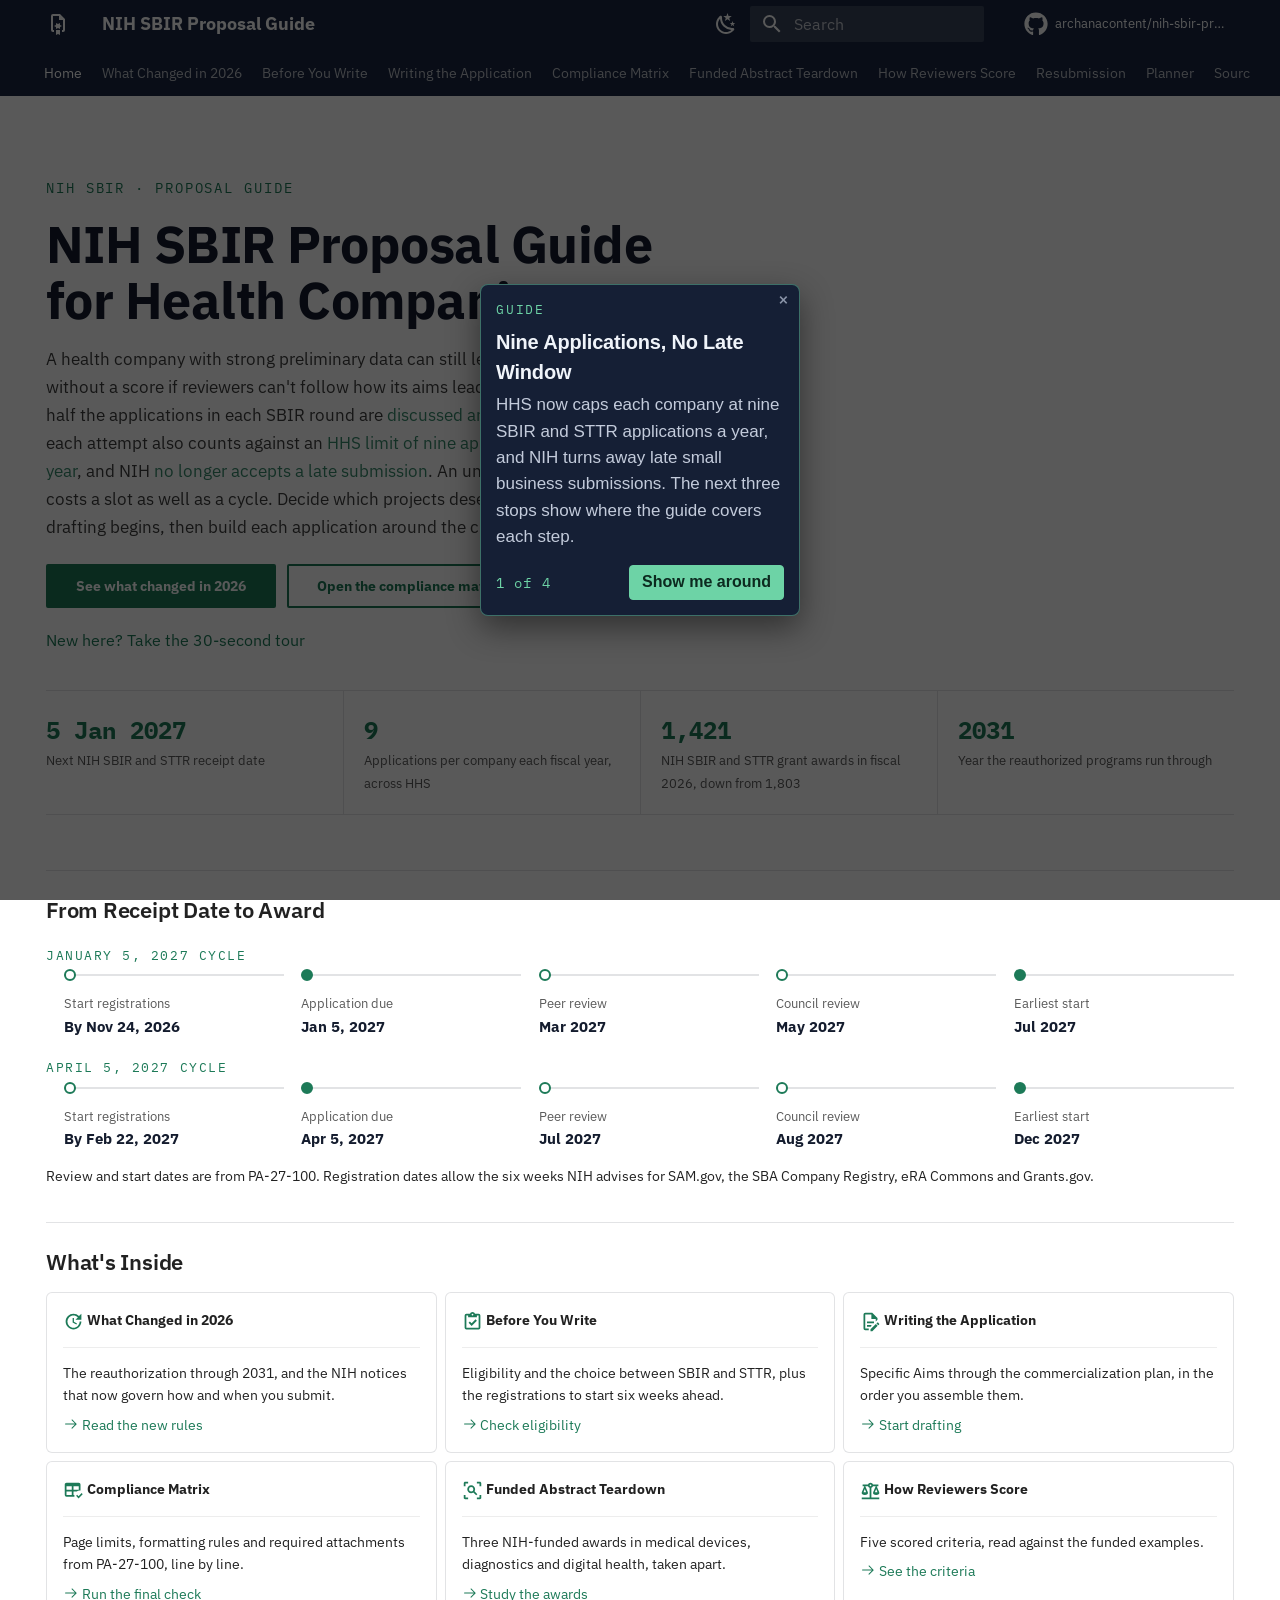
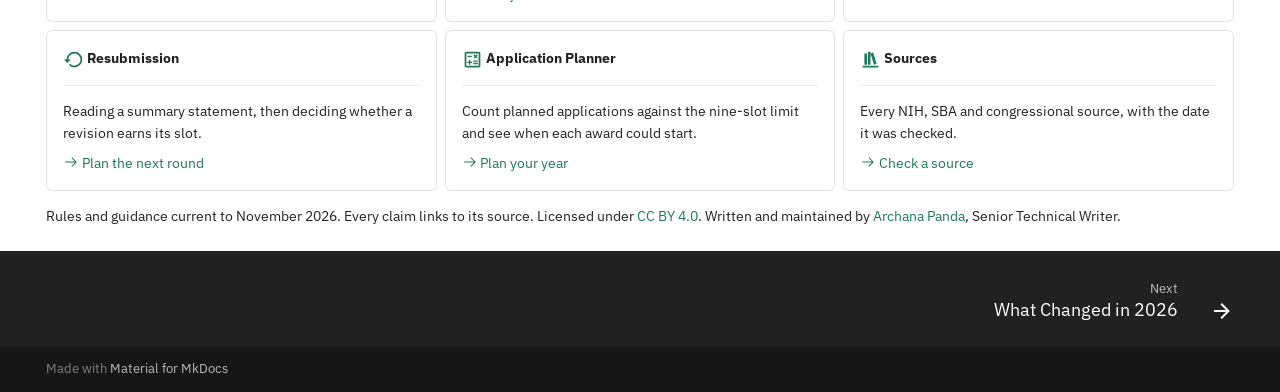
<file: index.html>
<!doctype html>
<html lang="en" class="no-js">
  <head>
    
      <meta charset="utf-8">
      <meta name="viewport" content="width=device-width,initial-scale=1">
      
        <meta name="description" content="NIH SBIR proposals for US health companies under the 2026 rules, from eligibility and the compliance matrix to review and resubmission.">
      
      
        <meta name="author" content="Archana Panda">
      
      
        <link rel="canonical" href="https://archanacontent.github.io/nih-sbir-proposal-guide/">
      
      
      
        <link rel="next" href="what-changed/">
      
      
        
      
      
      <link rel="icon" href="assets/images/favicon.png">
      <meta name="generator" content="mkdocs-1.6.1, mkdocs-material-9.7.7">
    
    
      
        <title>Home - NIH SBIR Proposal Guide</title>
      
    
    
      <link rel="stylesheet" href="assets/stylesheets/main.ec1eaa64.min.css">
      
        
        <link rel="stylesheet" href="assets/stylesheets/palette.ab4e12ef.min.css">
      
      


    
    
      
    
    
      
        
        
        <link rel="preconnect" href="https://fonts.gstatic.com" crossorigin>
        <link rel="stylesheet" href="https://fonts.googleapis.com/css?family=IBM+Plex+Sans:300,300i,400,400i,700,700i%7CIBM+Plex+Mono:400,400i,700,700i&display=fallback">
        <style>:root{--md-text-font:"IBM Plex Sans";--md-code-font:"IBM Plex Mono"}</style>
      
    
    
      <link rel="stylesheet" href="stylesheets/extra.css">
    
      <link rel="stylesheet" href="vendor/driver/driver.css">
    
      <link rel="stylesheet" href="stylesheets/tour.css">
    
    <script>__md_scope=new URL(".",location),__md_hash=e=>[...e].reduce(((e,_)=>(e<<5)-e+_.charCodeAt(0)),0),__md_get=(e,_=localStorage,t=__md_scope)=>JSON.parse(_.getItem(t.pathname+"."+e)),__md_set=(e,_,t=localStorage,a=__md_scope)=>{try{t.setItem(a.pathname+"."+e,JSON.stringify(_))}catch(e){}}</script>
    
      
  


  
  

<script id="__analytics">function __md_analytics(){function e(){dataLayer.push(arguments)}window.dataLayer=window.dataLayer||[],e("js",new Date),e("config","G-R5QPB9VQWB"),document.addEventListener("DOMContentLoaded",(function(){document.forms.search&&document.forms.search.query.addEventListener("blur",(function(){this.value&&e("event","search",{search_term:this.value})}));document$.subscribe((function(){var t=document.forms.feedback;if(void 0!==t)for(var a of t.querySelectorAll("[type=submit]"))a.addEventListener("click",(function(a){a.preventDefault();var n=document.location.pathname,d=this.getAttribute("data-md-value");e("event","feedback",{page:n,data:d}),t.firstElementChild.disabled=!0;var r=t.querySelector(".md-feedback__note [data-md-value='"+d+"']");r&&(r.hidden=!1)})),t.hidden=!1})),location$.subscribe((function(t){e("config","G-R5QPB9VQWB",{page_path:t.pathname})}))}));var t=document.createElement("script");t.async=!0,t.src="https://www.googletagmanager.com/gtag/js?id=G-R5QPB9VQWB",document.getElementById("__analytics").insertAdjacentElement("afterEnd",t)}</script>
  
    <script>"undefined"!=typeof __md_analytics&&__md_analytics()</script>
  

    
    
  
  <meta property="og:type" content="website">
  <meta property="og:title" content="NIH SBIR Proposal Guide">
  <meta property="og:description" content="NIH SBIR proposals for US health companies under the 2026 rules, from eligibility and the compliance matrix to review and resubmission.">
  <meta property="og:url" content="https://archanacontent.github.io/nih-sbir-proposal-guide/">
  <meta property="og:image" content="https://archanacontent.github.io/nih-sbir-proposal-guide/assets/og.png">
  <meta property="og:image:width" content="1200">
  <meta property="og:image:height" content="630">
  <meta name="twitter:card" content="summary_large_image">
  <meta name="twitter:image" content="https://archanacontent.github.io/nih-sbir-proposal-guide/assets/og.png">

  </head>
  
  
    
    
      
    
    
    
    
    <body dir="ltr" data-md-color-scheme="default" data-md-color-primary="custom" data-md-color-accent="custom">
  
    
    <input class="md-toggle" data-md-toggle="drawer" type="checkbox" id="__drawer" autocomplete="off">
    <input class="md-toggle" data-md-toggle="search" type="checkbox" id="__search" autocomplete="off">
    <label class="md-overlay" for="__drawer"></label>
    <div data-md-component="skip">
      
        
        <a href="#nih-sbir-proposal-guide-for-health-companies" class="md-skip">
          Skip to content
        </a>
      
    </div>
    <div data-md-component="announce">
      
    </div>
    
    
      

<header class="md-header" data-md-component="header">
  <nav class="md-header__inner md-grid" aria-label="Header">
    <a href="." title="NIH SBIR Proposal Guide" class="md-header__button md-logo" aria-label="NIH SBIR Proposal Guide" data-md-component="logo">
      
  
  <svg xmlns="http://www.w3.org/2000/svg" viewBox="0 0 24 24"><path d="M14 13v-2l-2 1-2-1v2l-2 1 2 1v2l2-1 2 1v-2l2-1M14 2H7a2 2 0 0 0-2 2v14a2 2 0 0 0 2 2h1v-2H7V4h6v4h4v10h-1v2h1a2 2 0 0 0 2-2V7m-5 6v-2l-2 1-2-1v2l-2 1 2 1v2l2-1 2 1v-2l2-1m-6 9 2-1 2 1v-5h-4m4-5v-2l-2 1-2-1v2l-2 1 2 1v2l2-1 2 1v-2l2-1Z"/></svg>

    </a>
    <label class="md-header__button md-icon" for="__drawer">
      
      <svg xmlns="http://www.w3.org/2000/svg" viewBox="0 0 24 24"><path d="M3 6h18v2H3zm0 5h18v2H3zm0 5h18v2H3z"/></svg>
    </label>
    <div class="md-header__title" data-md-component="header-title">
      <div class="md-header__ellipsis">
        <div class="md-header__topic">
          <span class="md-ellipsis">
            NIH SBIR Proposal Guide
          </span>
        </div>
        <div class="md-header__topic" data-md-component="header-topic">
          <span class="md-ellipsis">
            
              Home
            
          </span>
        </div>
      </div>
    </div>
    
      
        <form class="md-header__option" data-md-component="palette">
  
    
    
    
    <input class="md-option" data-md-color-media="" data-md-color-scheme="default" data-md-color-primary="custom" data-md-color-accent="custom"  aria-label="Switch to dark mode"  type="radio" name="__palette" id="__palette_0">
    
      <label class="md-header__button md-icon" title="Switch to dark mode" for="__palette_1" hidden>
        <svg xmlns="http://www.w3.org/2000/svg" viewBox="0 0 24 24"><path d="m17.75 4.09-2.53 1.94.91 3.06-2.63-1.81-2.63 1.81.91-3.06-2.53-1.94L12.44 4l1.06-3 1.06 3zm3.5 6.91-1.64 1.25.59 1.98-1.7-1.17-1.7 1.17.59-1.98L15.75 11l2.06-.05L18.5 9l.69 1.95zm-2.28 4.95c.83-.08 1.72 1.1 1.19 1.85-.32.45-.66.87-1.08 1.27C15.17 23 8.84 23 4.94 19.07c-3.91-3.9-3.91-10.24 0-14.14.4-.4.82-.76 1.27-1.08.75-.53 1.93.36 1.85 1.19-.27 2.86.69 5.83 2.89 8.02a9.96 9.96 0 0 0 8.02 2.89m-1.64 2.02a12.08 12.08 0 0 1-7.8-3.47c-2.17-2.19-3.33-5-3.49-7.82-2.81 3.14-2.7 7.96.31 10.98 3.02 3.01 7.84 3.12 10.98.31"/></svg>
      </label>
    
  
    
    
    
    <input class="md-option" data-md-color-media="" data-md-color-scheme="slate" data-md-color-primary="custom" data-md-color-accent="custom"  aria-label="Switch to light mode"  type="radio" name="__palette" id="__palette_1">
    
      <label class="md-header__button md-icon" title="Switch to light mode" for="__palette_0" hidden>
        <svg xmlns="http://www.w3.org/2000/svg" viewBox="0 0 24 24"><path d="M12 7a5 5 0 0 1 5 5 5 5 0 0 1-5 5 5 5 0 0 1-5-5 5 5 0 0 1 5-5m0 2a3 3 0 0 0-3 3 3 3 0 0 0 3 3 3 3 0 0 0 3-3 3 3 0 0 0-3-3m0-7 2.39 3.42C13.65 5.15 12.84 5 12 5s-1.65.15-2.39.42zM3.34 7l4.16-.35A7.2 7.2 0 0 0 5.94 8.5c-.44.74-.69 1.5-.83 2.29zm.02 10 1.76-3.77a7.131 7.131 0 0 0 2.38 4.14zM20.65 7l-1.77 3.79a7.02 7.02 0 0 0-2.38-4.15zm-.01 10-4.14.36c.59-.51 1.12-1.14 1.54-1.86.42-.73.69-1.5.83-2.29zM12 22l-2.41-3.44c.74.27 1.55.44 2.41.44.82 0 1.63-.17 2.37-.44z"/></svg>
      </label>
    
  
</form>
      
    
    
      <script>var palette=__md_get("__palette");if(palette&&palette.color){if("(prefers-color-scheme)"===palette.color.media){var media=matchMedia("(prefers-color-scheme: light)"),input=document.querySelector(media.matches?"[data-md-color-media='(prefers-color-scheme: light)']":"[data-md-color-media='(prefers-color-scheme: dark)']");palette.color.media=input.getAttribute("data-md-color-media"),palette.color.scheme=input.getAttribute("data-md-color-scheme"),palette.color.primary=input.getAttribute("data-md-color-primary"),palette.color.accent=input.getAttribute("data-md-color-accent")}for(var[key,value]of Object.entries(palette.color))document.body.setAttribute("data-md-color-"+key,value)}</script>
    
    
    
      
      
        <label class="md-header__button md-icon" for="__search">
          
          <svg xmlns="http://www.w3.org/2000/svg" viewBox="0 0 24 24"><path d="M9.5 3A6.5 6.5 0 0 1 16 9.5c0 1.61-.59 3.09-1.56 4.23l.27.27h.79l5 5-1.5 1.5-5-5v-.79l-.27-.27A6.52 6.52 0 0 1 9.5 16 6.5 6.5 0 0 1 3 9.5 6.5 6.5 0 0 1 9.5 3m0 2C7 5 5 7 5 9.5S7 14 9.5 14 14 12 14 9.5 12 5 9.5 5"/></svg>
        </label>
        <div class="md-search" data-md-component="search" role="dialog">
  <label class="md-search__overlay" for="__search"></label>
  <div class="md-search__inner" role="search">
    <form class="md-search__form" name="search">
      <input type="text" class="md-search__input" name="query" aria-label="Search" placeholder="Search" autocapitalize="off" autocorrect="off" autocomplete="off" spellcheck="false" data-md-component="search-query" required>
      <label class="md-search__icon md-icon" for="__search">
        
        <svg xmlns="http://www.w3.org/2000/svg" viewBox="0 0 24 24"><path d="M9.5 3A6.5 6.5 0 0 1 16 9.5c0 1.61-.59 3.09-1.56 4.23l.27.27h.79l5 5-1.5 1.5-5-5v-.79l-.27-.27A6.52 6.52 0 0 1 9.5 16 6.5 6.5 0 0 1 3 9.5 6.5 6.5 0 0 1 9.5 3m0 2C7 5 5 7 5 9.5S7 14 9.5 14 14 12 14 9.5 12 5 9.5 5"/></svg>
        
        <svg xmlns="http://www.w3.org/2000/svg" viewBox="0 0 24 24"><path d="M20 11v2H8l5.5 5.5-1.42 1.42L4.16 12l7.92-7.92L13.5 5.5 8 11z"/></svg>
      </label>
      <nav class="md-search__options" aria-label="Search">
        
        <button type="reset" class="md-search__icon md-icon" title="Clear" aria-label="Clear" tabindex="-1">
          
          <svg xmlns="http://www.w3.org/2000/svg" viewBox="0 0 24 24"><path d="M19 6.41 17.59 5 12 10.59 6.41 5 5 6.41 10.59 12 5 17.59 6.41 19 12 13.41 17.59 19 19 17.59 13.41 12z"/></svg>
        </button>
      </nav>
      
    </form>
    <div class="md-search__output">
      <div class="md-search__scrollwrap" tabindex="0" data-md-scrollfix>
        <div class="md-search-result" data-md-component="search-result">
          <div class="md-search-result__meta">
            Initializing search
          </div>
          <ol class="md-search-result__list" role="presentation"></ol>
        </div>
      </div>
    </div>
  </div>
</div>
      
    
    
      <div class="md-header__source">
        <a href="https://github.com/archanacontent/nih-sbir-proposal-guide" title="Go to repository" class="md-source" data-md-component="source">
  <div class="md-source__icon md-icon">
    
    <svg xmlns="http://www.w3.org/2000/svg" viewBox="0 0 512 512"><!--! Font Awesome Free 7.1.0 by @fontawesome - https://fontawesome.com License - https://fontawesome.com/license/free (Icons: CC BY 4.0, Fonts: SIL OFL 1.1, Code: MIT License) Copyright 2025 Fonticons, Inc.--><path d="M173.9 397.4c0 2-2.3 3.6-5.2 3.6-3.3.3-5.6-1.3-5.6-3.6 0-2 2.3-3.6 5.2-3.6 3-.3 5.6 1.3 5.6 3.6m-31.1-4.5c-.7 2 1.3 4.3 4.3 4.9 2.6 1 5.6 0 6.2-2s-1.3-4.3-4.3-5.2c-2.6-.7-5.5.3-6.2 2.3m44.2-1.7c-2.9.7-4.9 2.6-4.6 4.9.3 2 2.9 3.3 5.9 2.6 2.9-.7 4.9-2.6 4.6-4.6-.3-1.9-3-3.2-5.9-2.9M252.8 8C114.1 8 8 113.3 8 252c0 110.9 69.8 205.8 169.5 239.2 12.8 2.3 17.3-5.6 17.3-12.1 0-6.2-.3-40.4-.3-61.4 0 0-70 15-84.7-29.8 0 0-11.4-29.1-27.8-36.6 0 0-22.9-15.7 1.6-15.4 0 0 24.9 2 38.6 25.8 21.9 38.6 58.6 27.5 72.9 20.9 2.3-16 8.8-27.1 16-33.7-55.9-6.2-112.3-14.3-112.3-110.5 0-27.5 7.6-41.3 23.6-58.9-2.6-6.5-11.1-33.3 2.6-67.9 20.9-6.5 69 27 69 27 20-5.6 41.5-8.5 62.8-8.5s42.8 2.9 62.8 8.5c0 0 48.1-33.6 69-27 13.7 34.7 5.2 61.4 2.6 67.9 16 17.7 25.8 31.5 25.8 58.9 0 96.5-58.9 104.2-114.8 110.5 9.2 7.9 17 22.9 17 46.4 0 33.7-.3 75.4-.3 83.6 0 6.5 4.6 14.4 17.3 12.1C436.2 457.8 504 362.9 504 252 504 113.3 391.5 8 252.8 8M105.2 352.9c-1.3 1-1 3.3.7 5.2 1.6 1.6 3.9 2.3 5.2 1 1.3-1 1-3.3-.7-5.2-1.6-1.6-3.9-2.3-5.2-1m-10.8-8.1c-.7 1.3.3 2.9 2.3 3.9 1.6 1 3.6.7 4.3-.7.7-1.3-.3-2.9-2.3-3.9-2-.6-3.6-.3-4.3.7m32.4 35.6c-1.6 1.3-1 4.3 1.3 6.2 2.3 2.3 5.2 2.6 6.5 1 1.3-1.3.7-4.3-1.3-6.2-2.2-2.3-5.2-2.6-6.5-1m-11.4-14.7c-1.6 1-1.6 3.6 0 5.9s4.3 3.3 5.6 2.3c1.6-1.3 1.6-3.9 0-6.2-1.4-2.3-4-3.3-5.6-2"/></svg>
  </div>
  <div class="md-source__repository">
    archanacontent/nih-sbir-proposal-guide
  </div>
</a>
      </div>
    
  </nav>
  
</header>
    
    <div class="md-container" data-md-component="container">
      
      
        
          
            
<nav class="md-tabs" aria-label="Tabs" data-md-component="tabs">
  <div class="md-grid">
    <ul class="md-tabs__list">
      
        
  
  
  
    
  
  
    <li class="md-tabs__item md-tabs__item--active">
      <a href="." class="md-tabs__link">
        
  
  
    
  
  Home

      </a>
    </li>
  

      
        
  
  
  
  
    <li class="md-tabs__item">
      <a href="what-changed/" class="md-tabs__link">
        
  
  
    
  
  What Changed in 2026

      </a>
    </li>
  

      
        
  
  
  
  
    <li class="md-tabs__item">
      <a href="before-you-write/" class="md-tabs__link">
        
  
  
    
  
  Before You Write

      </a>
    </li>
  

      
        
  
  
  
  
    <li class="md-tabs__item">
      <a href="writing-the-application/" class="md-tabs__link">
        
  
  
    
  
  Writing the Application

      </a>
    </li>
  

      
        
  
  
  
  
    <li class="md-tabs__item">
      <a href="compliance-matrix/" class="md-tabs__link">
        
  
  
    
  
  Compliance Matrix

      </a>
    </li>
  

      
        
  
  
  
  
    <li class="md-tabs__item">
      <a href="funded-abstract-teardown/" class="md-tabs__link">
        
  
  
    
  
  Funded Abstract Teardown

      </a>
    </li>
  

      
        
  
  
  
  
    <li class="md-tabs__item">
      <a href="how-reviewers-score/" class="md-tabs__link">
        
  
  
    
  
  How Reviewers Score

      </a>
    </li>
  

      
        
  
  
  
  
    <li class="md-tabs__item">
      <a href="resubmission/" class="md-tabs__link">
        
  
  
    
  
  Resubmission

      </a>
    </li>
  

      
        
  
  
  
  
    <li class="md-tabs__item">
      <a href="application-planner/" class="md-tabs__link">
        
  
  
    
  
  Planner

      </a>
    </li>
  

      
        
  
  
  
  
    <li class="md-tabs__item">
      <a href="sources/" class="md-tabs__link">
        
  
  
    
  
  Sources

      </a>
    </li>
  

      
    </ul>
  </div>
</nav>
          
        
      
      <main class="md-main" data-md-component="main">
        <div class="md-main__inner md-grid">
          
            
              
                
              
              <div class="md-sidebar md-sidebar--primary" data-md-component="sidebar" data-md-type="navigation" hidden>
                <div class="md-sidebar__scrollwrap">
                  <div class="md-sidebar__inner">
                    


  


<nav class="md-nav md-nav--primary md-nav--lifted" aria-label="Navigation" data-md-level="0">
  <label class="md-nav__title" for="__drawer">
    <a href="." title="NIH SBIR Proposal Guide" class="md-nav__button md-logo" aria-label="NIH SBIR Proposal Guide" data-md-component="logo">
      
  
  <svg xmlns="http://www.w3.org/2000/svg" viewBox="0 0 24 24"><path d="M14 13v-2l-2 1-2-1v2l-2 1 2 1v2l2-1 2 1v-2l2-1M14 2H7a2 2 0 0 0-2 2v14a2 2 0 0 0 2 2h1v-2H7V4h6v4h4v10h-1v2h1a2 2 0 0 0 2-2V7m-5 6v-2l-2 1-2-1v2l-2 1 2 1v2l2-1 2 1v-2l2-1m-6 9 2-1 2 1v-5h-4m4-5v-2l-2 1-2-1v2l-2 1 2 1v2l2-1 2 1v-2l2-1Z"/></svg>

    </a>
    NIH SBIR Proposal Guide
  </label>
  
    <div class="md-nav__source">
      <a href="https://github.com/archanacontent/nih-sbir-proposal-guide" title="Go to repository" class="md-source" data-md-component="source">
  <div class="md-source__icon md-icon">
    
    <svg xmlns="http://www.w3.org/2000/svg" viewBox="0 0 512 512"><!--! Font Awesome Free 7.1.0 by @fontawesome - https://fontawesome.com License - https://fontawesome.com/license/free (Icons: CC BY 4.0, Fonts: SIL OFL 1.1, Code: MIT License) Copyright 2025 Fonticons, Inc.--><path d="M173.9 397.4c0 2-2.3 3.6-5.2 3.6-3.3.3-5.6-1.3-5.6-3.6 0-2 2.3-3.6 5.2-3.6 3-.3 5.6 1.3 5.6 3.6m-31.1-4.5c-.7 2 1.3 4.3 4.3 4.9 2.6 1 5.6 0 6.2-2s-1.3-4.3-4.3-5.2c-2.6-.7-5.5.3-6.2 2.3m44.2-1.7c-2.9.7-4.9 2.6-4.6 4.9.3 2 2.9 3.3 5.9 2.6 2.9-.7 4.9-2.6 4.6-4.6-.3-1.9-3-3.2-5.9-2.9M252.8 8C114.1 8 8 113.3 8 252c0 110.9 69.8 205.8 169.5 239.2 12.8 2.3 17.3-5.6 17.3-12.1 0-6.2-.3-40.4-.3-61.4 0 0-70 15-84.7-29.8 0 0-11.4-29.1-27.8-36.6 0 0-22.9-15.7 1.6-15.4 0 0 24.9 2 38.6 25.8 21.9 38.6 58.6 27.5 72.9 20.9 2.3-16 8.8-27.1 16-33.7-55.9-6.2-112.3-14.3-112.3-110.5 0-27.5 7.6-41.3 23.6-58.9-2.6-6.5-11.1-33.3 2.6-67.9 20.9-6.5 69 27 69 27 20-5.6 41.5-8.5 62.8-8.5s42.8 2.9 62.8 8.5c0 0 48.1-33.6 69-27 13.7 34.7 5.2 61.4 2.6 67.9 16 17.7 25.8 31.5 25.8 58.9 0 96.5-58.9 104.2-114.8 110.5 9.2 7.9 17 22.9 17 46.4 0 33.7-.3 75.4-.3 83.6 0 6.5 4.6 14.4 17.3 12.1C436.2 457.8 504 362.9 504 252 504 113.3 391.5 8 252.8 8M105.2 352.9c-1.3 1-1 3.3.7 5.2 1.6 1.6 3.9 2.3 5.2 1 1.3-1 1-3.3-.7-5.2-1.6-1.6-3.9-2.3-5.2-1m-10.8-8.1c-.7 1.3.3 2.9 2.3 3.9 1.6 1 3.6.7 4.3-.7.7-1.3-.3-2.9-2.3-3.9-2-.6-3.6-.3-4.3.7m32.4 35.6c-1.6 1.3-1 4.3 1.3 6.2 2.3 2.3 5.2 2.6 6.5 1 1.3-1.3.7-4.3-1.3-6.2-2.2-2.3-5.2-2.6-6.5-1m-11.4-14.7c-1.6 1-1.6 3.6 0 5.9s4.3 3.3 5.6 2.3c1.6-1.3 1.6-3.9 0-6.2-1.4-2.3-4-3.3-5.6-2"/></svg>
  </div>
  <div class="md-source__repository">
    archanacontent/nih-sbir-proposal-guide
  </div>
</a>
    </div>
  
  <ul class="md-nav__list" data-md-scrollfix>
    
      
      
  
  
    
  
  
  
    <li class="md-nav__item md-nav__item--active">
      
      <input class="md-nav__toggle md-toggle" type="checkbox" id="__toc">
      
      
        
      
      
        <label class="md-nav__link md-nav__link--active" for="__toc">
          
  
  
  <span class="md-ellipsis">
    
  
    Home
  

    
  </span>
  
  

          <span class="md-nav__icon md-icon"></span>
        </label>
      
      <a href="." class="md-nav__link md-nav__link--active">
        
  
  
  <span class="md-ellipsis">
    
  
    Home
  

    
  </span>
  
  

      </a>
      
        

<nav class="md-nav md-nav--secondary" aria-label="Table of contents">
  
  
  
    
  
  
    <label class="md-nav__title" for="__toc">
      <span class="md-nav__icon md-icon"></span>
      Table of contents
    </label>
    <ul class="md-nav__list" data-md-component="toc" data-md-scrollfix>
      
        <li class="md-nav__item">
  <a href="#from-receipt-date-to-award" class="md-nav__link">
    <span class="md-ellipsis">
      
        From Receipt Date to Award
      
    </span>
  </a>
  
</li>
      
        <li class="md-nav__item">
  <a href="#whats-inside" class="md-nav__link">
    <span class="md-ellipsis">
      
        What's Inside
      
    </span>
  </a>
  
</li>
      
    </ul>
  
</nav>
      
    </li>
  

    
      
      
  
  
  
  
    <li class="md-nav__item">
      <a href="what-changed/" class="md-nav__link">
        
  
  
  <span class="md-ellipsis">
    
  
    What Changed in 2026
  

    
  </span>
  
  

      </a>
    </li>
  

    
      
      
  
  
  
  
    <li class="md-nav__item">
      <a href="before-you-write/" class="md-nav__link">
        
  
  
  <span class="md-ellipsis">
    
  
    Before You Write
  

    
  </span>
  
  

      </a>
    </li>
  

    
      
      
  
  
  
  
    <li class="md-nav__item">
      <a href="writing-the-application/" class="md-nav__link">
        
  
  
  <span class="md-ellipsis">
    
  
    Writing the Application
  

    
  </span>
  
  

      </a>
    </li>
  

    
      
      
  
  
  
  
    <li class="md-nav__item">
      <a href="compliance-matrix/" class="md-nav__link">
        
  
  
  <span class="md-ellipsis">
    
  
    Compliance Matrix
  

    
  </span>
  
  

      </a>
    </li>
  

    
      
      
  
  
  
  
    <li class="md-nav__item">
      <a href="funded-abstract-teardown/" class="md-nav__link">
        
  
  
  <span class="md-ellipsis">
    
  
    Funded Abstract Teardown
  

    
  </span>
  
  

      </a>
    </li>
  

    
      
      
  
  
  
  
    <li class="md-nav__item">
      <a href="how-reviewers-score/" class="md-nav__link">
        
  
  
  <span class="md-ellipsis">
    
  
    How Reviewers Score
  

    
  </span>
  
  

      </a>
    </li>
  

    
      
      
  
  
  
  
    <li class="md-nav__item">
      <a href="resubmission/" class="md-nav__link">
        
  
  
  <span class="md-ellipsis">
    
  
    Resubmission
  

    
  </span>
  
  

      </a>
    </li>
  

    
      
      
  
  
  
  
    <li class="md-nav__item">
      <a href="application-planner/" class="md-nav__link">
        
  
  
  <span class="md-ellipsis">
    
  
    Planner
  

    
  </span>
  
  

      </a>
    </li>
  

    
      
      
  
  
  
  
    <li class="md-nav__item">
      <a href="sources/" class="md-nav__link">
        
  
  
  <span class="md-ellipsis">
    
  
    Sources
  

    
  </span>
  
  

      </a>
    </li>
  

    
  </ul>
</nav>
                  </div>
                </div>
              </div>
            
            
              
                
              
              <div class="md-sidebar md-sidebar--secondary" data-md-component="sidebar" data-md-type="toc" hidden>
                <div class="md-sidebar__scrollwrap">
                  <div class="md-sidebar__inner">
                    

<nav class="md-nav md-nav--secondary" aria-label="Table of contents">
  
  
  
    
  
  
    <label class="md-nav__title" for="__toc">
      <span class="md-nav__icon md-icon"></span>
      Table of contents
    </label>
    <ul class="md-nav__list" data-md-component="toc" data-md-scrollfix>
      
        <li class="md-nav__item">
  <a href="#from-receipt-date-to-award" class="md-nav__link">
    <span class="md-ellipsis">
      
        From Receipt Date to Award
      
    </span>
  </a>
  
</li>
      
        <li class="md-nav__item">
  <a href="#whats-inside" class="md-nav__link">
    <span class="md-ellipsis">
      
        What's Inside
      
    </span>
  </a>
  
</li>
      
    </ul>
  
</nav>
                  </div>
                </div>
              </div>
            
          
          
            <div class="md-content" data-md-component="content">
              
              <article class="md-content__inner md-typeset">
                
                  
  



  
  


<div class="sbr-hero">
<p class="eyebrow">NIH SBIR · Proposal Guide</p>
<h1 id="nih-sbir-proposal-guide-for-health-companies">NIH SBIR Proposal Guide for Health Companies</h1>
<p class="lede">A health company with strong preliminary data can still leave an NIH review round without a score if reviewers can't follow how its aims lead to a product. Only about half the applications in each SBIR round are <a href="https://files.simpler.grants.gov/opportunities/d1ba49e5-3684-4420-849a-ab2330ec493e/attachments/743ad4bd-fc28-450e-9249-1008f37490af/PA-27-100-Revised-Full-Announcement.html">discussed and scored</a>. Since 2026, each attempt also counts against an <a href="https://grants.nih.gov/grants/guide/notice-files/NOT-OD-26-090.html">HHS limit of nine applications per company a year</a>, and NIH <a href="https://grants.nih.gov/grants/guide/notice-files/NOT-OD-26-064.html">no longer accepts a late submission</a>. An unscored application now costs a slot as well as a cycle. Decide which projects deserve those slots before drafting begins, then build each application around the criteria reviewers score.</p>
<p><a class="md-button md-button--primary" href="what-changed/">See what changed in 2026</a>
<a class="md-button" href="compliance-matrix/">Open the compliance matrix</a></p>
<p class="sbr-tour-link"><a href="#" id="tour-replay">New here? Take the 30-second tour</a></p>
<div class="sbr-stats">
<div><strong>5 Jan 2027</strong><span>Next NIH SBIR and STTR receipt date</span></div>
<div><strong>9</strong><span>Applications per company each fiscal year, across HHS</span></div>
<div><strong>1,421</strong><span>NIH SBIR and STTR grant awards in fiscal 2026, down from 1,803</span></div>
<div><strong>2031</strong><span>Year the reauthorized programs run through</span></div>
</div>
</div>
<h2 id="from-receipt-date-to-award">From Receipt Date to Award</h2>
<div class="sbr-timeline" markdown="0">
  <div class="sbr-timeline__cycle">
    <div class="sbr-timeline__head">January 5, 2027 cycle</div>
    <ol>
      <li><span>Start registrations</span><strong>By Nov 24, 2026</strong></li>
      <li class="due"><span>Application due</span><strong>Jan 5, 2027</strong></li>
      <li><span>Peer review</span><strong>Mar 2027</strong></li>
      <li><span>Council review</span><strong>May 2027</strong></li>
      <li class="start"><span>Earliest start</span><strong>Jul 2027</strong></li>
    </ol>
  </div>
  <div class="sbr-timeline__cycle">
    <div class="sbr-timeline__head">April 5, 2027 cycle</div>
    <ol>
      <li><span>Start registrations</span><strong>By Feb 22, 2027</strong></li>
      <li class="due"><span>Application due</span><strong>Apr 5, 2027</strong></li>
      <li><span>Peer review</span><strong>Jul 2027</strong></li>
      <li><span>Council review</span><strong>Aug 2027</strong></li>
      <li class="start"><span>Earliest start</span><strong>Dec 2027</strong></li>
    </ol>
  </div>
</div>

<p>Review and start dates are from PA-27-100. Registration dates allow the six weeks NIH advises for SAM.gov, the SBA Company Registry, eRA Commons and Grants.gov.</p>
<h2 id="whats-inside">What's Inside</h2>
<div class="grid cards">
<ul>
<li>
<p><span class="twemoji lg middle"><svg xmlns="http://www.w3.org/2000/svg" viewBox="0 0 24 24"><path d="M21 10.12h-6.78l2.74-2.82c-2.73-2.7-7.15-2.8-9.88-.1a6.887 6.887 0 0 0 0 9.8c2.73 2.7 7.15 2.7 9.88 0 1.36-1.35 2.04-2.92 2.04-4.9h2c0 1.98-.88 4.55-2.64 6.29-3.51 3.48-9.21 3.48-12.72 0-3.5-3.47-3.53-9.11-.02-12.58a8.987 8.987 0 0 1 12.65 0L21 3zM12.5 8v4.25l3.5 2.08-.72 1.21L11 13V8z"/></svg></span> <strong>What Changed in 2026</strong></p>
<hr />
<p>The reauthorization through 2031, and the NIH notices that now govern how and when you submit.</p>
<p><a href="what-changed/"><span class="twemoji"><svg xmlns="http://www.w3.org/2000/svg" viewBox="0 0 24 24"><path d="M13.22 19.03a.75.75 0 0 1 0-1.06L18.19 13H3.75a.75.75 0 0 1 0-1.5h14.44l-4.97-4.97a.749.749 0 0 1 .326-1.275.75.75 0 0 1 .734.215l6.25 6.25a.75.75 0 0 1 0 1.06l-6.25 6.25a.75.75 0 0 1-1.06 0"/></svg></span> Read the new rules</a></p>
</li>
<li>
<p><span class="twemoji lg middle"><svg xmlns="http://www.w3.org/2000/svg" viewBox="0 0 24 24"><path d="M19 3h-4.18C14.4 1.84 13.3 1 12 1s-2.4.84-2.82 2H5a2 2 0 0 0-2 2v14a2 2 0 0 0 2 2h14a2 2 0 0 0 2-2V5a2 2 0 0 0-2-2m-7 0a1 1 0 0 1 1 1 1 1 0 0 1-1 1 1 1 0 0 1-1-1 1 1 0 0 1 1-1M7 7h10V5h2v14H5V5h2zm.5 6.5L9 12l2 2 4.5-4.5L17 11l-6 6z"/></svg></span> <strong>Before You Write</strong></p>
<hr />
<p>Eligibility and the choice between SBIR and STTR, plus the registrations to start six weeks ahead.</p>
<p><a href="before-you-write/"><span class="twemoji"><svg xmlns="http://www.w3.org/2000/svg" viewBox="0 0 24 24"><path d="M13.22 19.03a.75.75 0 0 1 0-1.06L18.19 13H3.75a.75.75 0 0 1 0-1.5h14.44l-4.97-4.97a.749.749 0 0 1 .326-1.275.75.75 0 0 1 .734.215l6.25 6.25a.75.75 0 0 1 0 1.06l-6.25 6.25a.75.75 0 0 1-1.06 0"/></svg></span> Check eligibility</a></p>
</li>
<li>
<p><span class="twemoji lg middle"><svg xmlns="http://www.w3.org/2000/svg" viewBox="0 0 24 24"><path d="M8 12h8v2H8zm2 8H6V4h7v5h5v3.1l2-2V8l-6-6H6a2 2 0 0 0-2 2v16a2 2 0 0 0 2 2h4zm-2-2h4.1l.9-.9V16H8zm12.2-5c.1 0 .3.1.4.2l1.3 1.3c.2.2.2.6 0 .8l-1 1-2.1-2.1 1-1c.1-.1.2-.2.4-.2m0 3.9L14.1 23H12v-2.1l6.1-6.1z"/></svg></span> <strong>Writing the Application</strong></p>
<hr />
<p>Specific Aims through the commercialization plan, in the order you assemble them.</p>
<p><a href="writing-the-application/"><span class="twemoji"><svg xmlns="http://www.w3.org/2000/svg" viewBox="0 0 24 24"><path d="M13.22 19.03a.75.75 0 0 1 0-1.06L18.19 13H3.75a.75.75 0 0 1 0-1.5h14.44l-4.97-4.97a.749.749 0 0 1 .326-1.275.75.75 0 0 1 .734.215l6.25 6.25a.75.75 0 0 1 0 1.06l-6.25 6.25a.75.75 0 0 1-1.06 0"/></svg></span> Start drafting</a></p>
</li>
<li>
<p><span class="twemoji lg middle"><svg xmlns="http://www.w3.org/2000/svg" viewBox="0 0 24 24"><path d="M4 3h14a2 2 0 0 1 2 2v7.08a6 6 0 0 0-4.32.92H12v4h1.08c-.11.68-.11 1.35 0 2H4a2 2 0 0 1-2-2V5c0-1.1.9-2 2-2m0 4v4h6V7zm8 0v4h6V7zm-8 6v4h6v-4zm13.75 8L15 18l1.16-1.16 1.59 1.59 3.59-3.59 1.16 1.41z"/></svg></span> <strong>Compliance Matrix</strong></p>
<hr />
<p>Page limits, formatting rules and required attachments from PA-27-100, line by line.</p>
<p><a href="compliance-matrix/"><span class="twemoji"><svg xmlns="http://www.w3.org/2000/svg" viewBox="0 0 24 24"><path d="M13.22 19.03a.75.75 0 0 1 0-1.06L18.19 13H3.75a.75.75 0 0 1 0-1.5h14.44l-4.97-4.97a.749.749 0 0 1 .326-1.275.75.75 0 0 1 .734.215l6.25 6.25a.75.75 0 0 1 0 1.06l-6.25 6.25a.75.75 0 0 1-1.06 0"/></svg></span> Run the final check</a></p>
</li>
<li>
<p><span class="twemoji lg middle"><svg xmlns="http://www.w3.org/2000/svg" viewBox="0 0 24 24"><path d="M17 22v-2h3v-3h2v3.5c0 .39-.16.74-.46 1.04s-.65.46-1.04.46zM7 22H3.5c-.39 0-.74-.16-1.04-.46S2 20.89 2 20.5V17h2v3h3zM17 2h3.5c.39 0 .74.16 1.04.46s.46.65.46 1.04V7h-2V4h-3zM7 2v2H4v3H2V3.5c0-.39.16-.74.46-1.04S3.11 2 3.5 2zm3.5 4C13 6 15 8 15 10.5c0 .88-.25 1.7-.69 2.4l3.26 3.26-1.41 1.41-3.26-3.26c-.7.44-1.52.69-2.4.69C8 15 6 13 6 10.5S8 6 10.5 6m0 2a2.5 2.5 0 0 0 0 5 2.5 2.5 0 0 0 0-5"/></svg></span> <strong>Funded Abstract Teardown</strong></p>
<hr />
<p>Three NIH-funded awards in medical devices, diagnostics and digital health, taken apart.</p>
<p><a href="funded-abstract-teardown/"><span class="twemoji"><svg xmlns="http://www.w3.org/2000/svg" viewBox="0 0 24 24"><path d="M13.22 19.03a.75.75 0 0 1 0-1.06L18.19 13H3.75a.75.75 0 0 1 0-1.5h14.44l-4.97-4.97a.749.749 0 0 1 .326-1.275.75.75 0 0 1 .734.215l6.25 6.25a.75.75 0 0 1 0 1.06l-6.25 6.25a.75.75 0 0 1-1.06 0"/></svg></span> Study the awards</a></p>
</li>
<li>
<p><span class="twemoji lg middle"><svg xmlns="http://www.w3.org/2000/svg" viewBox="0 0 24 24"><path d="M12 3c-1.27 0-2.4.8-2.82 2H3v2h1.95L2 14c-.47 2 1 3 3.5 3s4.06-1 3.5-3L6.05 7h3.12c.33.85.98 1.5 1.83 1.83V20H2v2h20v-2h-9V8.82c.85-.32 1.5-.97 1.82-1.82h3.13L15 14c-.47 2 1 3 3.5 3s4.06-1 3.5-3l-2.95-7H21V5h-6.17C14.4 3.8 13.27 3 12 3m0 2a1 1 0 0 1 1 1 1 1 0 0 1-1 1 1 1 0 0 1-1-1 1 1 0 0 1 1-1m-6.5 5.25L7 14H4zm13 0L20 14h-3z"/></svg></span> <strong>How Reviewers Score</strong></p>
<hr />
<p>Five scored criteria, read against the funded examples.</p>
<p><a href="how-reviewers-score/"><span class="twemoji"><svg xmlns="http://www.w3.org/2000/svg" viewBox="0 0 24 24"><path d="M13.22 19.03a.75.75 0 0 1 0-1.06L18.19 13H3.75a.75.75 0 0 1 0-1.5h14.44l-4.97-4.97a.749.749 0 0 1 .326-1.275.75.75 0 0 1 .734.215l6.25 6.25a.75.75 0 0 1 0 1.06l-6.25 6.25a.75.75 0 0 1-1.06 0"/></svg></span> See the criteria</a></p>
</li>
<li>
<p><span class="twemoji lg middle"><svg xmlns="http://www.w3.org/2000/svg" viewBox="0 0 24 24"><path d="M13 3a9 9 0 0 0-9 9H1l3.89 3.89.07.14L9 12H6a7 7 0 0 1 7-7 7 7 0 0 1 7 7 7 7 0 0 1-7 7c-1.93 0-3.68-.79-4.94-2.06l-1.42 1.42A8.9 8.9 0 0 0 13 21a9 9 0 0 0 9-9 9 9 0 0 0-9-9"/></svg></span> <strong>Resubmission</strong></p>
<hr />
<p>Reading a summary statement, then deciding whether a revision earns its slot.</p>
<p><a href="resubmission/"><span class="twemoji"><svg xmlns="http://www.w3.org/2000/svg" viewBox="0 0 24 24"><path d="M13.22 19.03a.75.75 0 0 1 0-1.06L18.19 13H3.75a.75.75 0 0 1 0-1.5h14.44l-4.97-4.97a.749.749 0 0 1 .326-1.275.75.75 0 0 1 .734.215l6.25 6.25a.75.75 0 0 1 0 1.06l-6.25 6.25a.75.75 0 0 1-1.06 0"/></svg></span> Plan the next round</a></p>
</li>
<li>
<p><span class="twemoji lg middle"><svg xmlns="http://www.w3.org/2000/svg" viewBox="0 0 24 24"><path d="M19 3H5c-1.1 0-2 .9-2 2v14c0 1.1.9 2 2 2h14c1.1 0 2-.9 2-2V5c0-1.1-.9-2-2-2m0 16H5V5h14zM6.2 7.7h5v1.5h-5zm6.8 8.1h5v1.5h-5zm0-2.6h5v1.5h-5zM8 18h1.5v-2h2v-1.5h-2v-2H8v2H6V16h2zm6.1-7.1 1.4-1.4 1.4 1.4 1.1-1-1.4-1.4L18 7.1 16.9 6l-1.4 1.4L14.1 6 13 7.1l1.4 1.4L13 9.9z"/></svg></span> <strong>Application Planner</strong></p>
<hr />
<p>Count planned applications against the nine-slot limit and see when each award could start.</p>
<p><a href="application-planner/"><span class="twemoji"><svg xmlns="http://www.w3.org/2000/svg" viewBox="0 0 24 24"><path d="M13.22 19.03a.75.75 0 0 1 0-1.06L18.19 13H3.75a.75.75 0 0 1 0-1.5h14.44l-4.97-4.97a.749.749 0 0 1 .326-1.275.75.75 0 0 1 .734.215l6.25 6.25a.75.75 0 0 1 0 1.06l-6.25 6.25a.75.75 0 0 1-1.06 0"/></svg></span> Plan your year</a></p>
</li>
<li>
<p><span class="twemoji lg middle"><svg xmlns="http://www.w3.org/2000/svg" viewBox="0 0 24 24"><path d="M9 3v15h3V3zm3 2 4 13 3-1-4-13zM5 5v13h3V5zM3 19v2h18v-2z"/></svg></span> <strong>Sources</strong></p>
<hr />
<p>Every NIH, SBA and congressional source, with the date it was checked.</p>
<p><a href="sources/"><span class="twemoji"><svg xmlns="http://www.w3.org/2000/svg" viewBox="0 0 24 24"><path d="M13.22 19.03a.75.75 0 0 1 0-1.06L18.19 13H3.75a.75.75 0 0 1 0-1.5h14.44l-4.97-4.97a.749.749 0 0 1 .326-1.275.75.75 0 0 1 .734.215l6.25 6.25a.75.75 0 0 1 0 1.06l-6.25 6.25a.75.75 0 0 1-1.06 0"/></svg></span> Check a source</a></p>
</li>
</ul>
</div>
<p>Rules and guidance current to November 2026. Every claim links to its source. Licensed under <a href="https://creativecommons.org/licenses/by/4.0/">CC BY 4.0</a>. Written and maintained by <a href="https://archanacontent.github.io">Archana Panda</a>, Senior Technical Writer.</p>







  
  



  


  



                
              </article>
            </div>
          
          
<script>var target=document.getElementById(location.hash.slice(1));target&&target.name&&(target.checked=target.name.startsWith("__tabbed_"))</script>
        </div>
        
          <button type="button" class="md-top md-icon" data-md-component="top" hidden>
  
  <svg xmlns="http://www.w3.org/2000/svg" viewBox="0 0 24 24"><path d="M13 20h-2V8l-5.5 5.5-1.42-1.42L12 4.16l7.92 7.92-1.42 1.42L13 8z"/></svg>
  Back to top
</button>
        
      </main>
      
        <footer class="md-footer">
  
    
      
        
      
      <nav class="md-footer__inner md-grid" aria-label="Footer" >
        
        
          
          <a href="what-changed/" class="md-footer__link md-footer__link--next" aria-label="Next: What Changed in 2026">
            <div class="md-footer__title">
              <span class="md-footer__direction">
                Next
              </span>
              <div class="md-ellipsis">
                What Changed in 2026
              </div>
            </div>
            <div class="md-footer__button md-icon">
              
              <svg xmlns="http://www.w3.org/2000/svg" viewBox="0 0 24 24"><path d="M4 11v2h12l-5.5 5.5 1.42 1.42L19.84 12l-7.92-7.92L10.5 5.5 16 11z"/></svg>
            </div>
          </a>
        
      </nav>
    
  
  <div class="md-footer-meta md-typeset">
    <div class="md-footer-meta__inner md-grid">
      <div class="md-copyright">
  
  
    Made with
    <a href="https://squidfunk.github.io/mkdocs-material/" target="_blank" rel="noopener">
      Material for MkDocs
    </a>
  
</div>
      
    </div>
  </div>
</footer>
      
    </div>
    <div class="md-dialog" data-md-component="dialog">
      <div class="md-dialog__inner md-typeset"></div>
    </div>
    
    
    
      
      
      <script id="__config" type="application/json">{"annotate": null, "base": ".", "features": ["navigation.tabs", "navigation.sections", "navigation.top", "navigation.footer", "search.highlight"], "search": "assets/javascripts/workers/search.2c215733.min.js", "tags": null, "translations": {"clipboard.copied": "Copied to clipboard", "clipboard.copy": "Copy to clipboard", "search.result.more.one": "1 more on this page", "search.result.more.other": "# more on this page", "search.result.none": "No matching documents", "search.result.one": "1 matching document", "search.result.other": "# matching documents", "search.result.placeholder": "Type to start searching", "search.result.term.missing": "Missing", "select.version": "Select version"}, "version": null}</script>
    
    
      <script src="assets/javascripts/bundle.d7400e89.min.js"></script>
      
        <script src="vendor/driver/driver.js.iife.js"></script>
      
        <script src="javascripts/tour.js"></script>
      
        <script src="javascripts/planner.js"></script>
      
    
  </body>
</html>
</file>
<file: stylesheets/extra.css>
/* Ink navy and seed green: federal research funding, with growth as the accent */
[data-md-color-scheme="default"] {
  --signal: #1d7a58;
  --signal-soft: rgba(29, 122, 88, 0.08);
  --headline: #141c2e;
  --line: rgba(20, 28, 46, 0.12);
  --md-primary-fg-color: #1a2742;
  --md-primary-fg-color--light: #243457;
  --md-primary-fg-color--dark: #121c31;
  --md-accent-fg-color: #1d7a58;
  --md-typeset-a-color: #1d7a58;
  --md-default-bg-color: #ffffff;
  --md-default-fg-color--light: #5d6678;
  --on-signal: #ffffff;
}
[data-md-color-scheme="slate"] {
  --signal: #6dd3a6;
  --signal-soft: rgba(109, 211, 166, 0.10);
  --headline: #e9eef6;
  --line: rgba(225, 232, 244, 0.12);
  --md-primary-fg-color: #1a2742;
  --md-primary-fg-color--light: #243457;
  --md-primary-fg-color--dark: #121c31;
  --md-accent-fg-color: #6dd3a6;
  --md-typeset-a-color: #6dd3a6;
  --md-default-bg-color: #0f141f;
  --md-code-bg-color: #161d2c;
  --on-signal: #0c2a1f;
}

/* Body text two sizes down from the theme default */
.md-typeset { font-size: 0.7rem; }
.md-typeset h1 { font-size: 1.75em; color: var(--headline); }

/* Header and tabs */
.md-header, .md-tabs { background-color: var(--md-primary-fg-color); }
.md-tabs__link--active, .md-tabs__link:hover { color: var(--signal); }
.md-header__button.md-logo svg { fill: #ffffff; }
.md-tabs__link--active, .md-tabs__link:hover { color: #ffffff; opacity: 1; }
.md-search__form { background: rgba(255,255,255,.14); }

/* Headings */
.md-typeset h1, .md-typeset h2 { font-weight: 600; letter-spacing: -0.01em; text-wrap: balance; }
.md-typeset h2 { border-top: 1px solid var(--line); padding-top: 1.2rem; }

/* Homepage hero */
.sbr-hero { padding: 1.6rem 0 0.4rem; }
.sbr-hero .eyebrow {
  font-family: var(--md-code-font-family);
  font-size: 0.68rem; letter-spacing: 0.14em; text-transform: uppercase;
  color: var(--signal); margin: 0 0 0.8rem;
}
.md-typeset .sbr-hero h1 {
  font-size: clamp(1.7rem, 5.4vw, 2.6rem); line-height: 1.08; font-weight: 700;
  color: var(--headline); margin: 0 0 0.5rem; max-width: 22ch;
}
.md-typeset .sbr-hero .sub {
  font-size: 0.95rem; font-weight: 500; color: var(--signal); margin: 0 0 1rem;
}
.sbr-hero .lede { font-size: 0.85rem; line-height: 1.65; max-width: 64ch; opacity: 0.88; }
.sbr-hero .md-button { margin: 0.3rem 0.4rem 0.3rem 0; }
.md-typeset .sbr-hero .md-button--primary { background: var(--signal); border-color: var(--signal); color: var(--on-signal); }
.md-typeset .sbr-hero .md-button--primary:hover { filter: brightness(1.08); color: var(--on-signal); }
.md-typeset .sbr-hero .md-button:not(.md-button--primary) { color: var(--signal); border-color: var(--signal); background: transparent; }
.md-typeset .sbr-hero .md-button:not(.md-button--primary):hover { background: var(--signal-soft); color: var(--signal); }

/* Stat strip */
.sbr-stats {
  display: grid; grid-template-columns: repeat(auto-fit, minmax(150px, 1fr));
  margin: 1.8rem 0 0.6rem;
  border-top: 1px solid var(--line); border-bottom: 1px solid var(--line);
}
.sbr-stats div { padding: 1rem 1rem 1rem 0; min-width: 0; }
.sbr-stats div + div { border-left: 1px solid var(--line); padding-left: 1rem; }
.sbr-stats strong {
  display: block; font-family: var(--md-code-font-family);
  font-size: 1.2rem; color: var(--signal); font-variant-numeric: tabular-nums;
}
.sbr-stats span { font-size: 0.66rem; line-height: 1.4; opacity: 0.75; }
@media (max-width: 520px) {
  .sbr-stats div + div { border-left: 0; padding-left: 0; border-top: 1px solid var(--line); }
}

/* Tables scroll on phones instead of widening the page */
.md-typeset table:not([class]) { font-size: 0.68rem; }
.md-typeset__scrollwrap { overflow-x: auto; }

/* Labels */
.md-typeset .sbr-label {
  font-family: var(--md-code-font-family); font-size: 0.66rem; letter-spacing: 0.12em;
  text-transform: uppercase; color: var(--signal); display: block; margin-bottom: 0.2rem;
}

/* Guide cards */
.md-typeset .grid.cards > ul > li {
  border: 1px solid var(--line); border-radius: 6px;
  background: var(--md-default-bg-color); transition: border-color 0.2s ease;
}
.md-typeset .grid.cards > ul > li:hover { border-color: var(--signal); box-shadow: none; }
.md-typeset .grid.cards .lg { color: var(--signal); }

@media (prefers-reduced-motion: reduce) { * { transition: none !important; } }

/* Nine tabs: tighter spacing so every page fits the bar */
.md-tabs__item { padding-left: 0.5rem; padding-right: 0.5rem; }
.md-tabs__list { margin-left: 0.1rem; }

/* Decision tree */
.sbr-tree { margin: 1.4rem 0; border: 1px solid var(--line); border-radius: 8px; padding: 1rem; }
.sbr-tree__q { font-weight: 600; color: var(--headline); font-size: 0.74rem; margin: 0.9rem 0 0.5rem; display: flex; gap: 0.6rem; align-items: baseline; }
.sbr-tree__q:first-child { margin-top: 0; }
.sbr-tree__q .n { flex: none; width: 1.4rem; height: 1.4rem; border-radius: 50%; background: var(--signal); color: var(--on-signal); font-size: 0.65rem; display: inline-flex; align-items: center; justify-content: center; }
.sbr-tree__row { display: grid; grid-template-columns: repeat(auto-fit, minmax(200px, 1fr)); gap: 0.6rem; margin-left: 2rem; }
.sbr-tree__a { border: 1px solid var(--line); border-left: 3px solid var(--signal); border-radius: 6px; padding: 0.6rem 0.8rem; min-width: 0; }
.sbr-tree__a b { display: block; font-family: var(--md-code-font-family); font-size: 0.6rem; letter-spacing: 0.12em; text-transform: uppercase; color: var(--signal); font-weight: 500; }
.sbr-tree__a strong { display: block; font-size: 0.78rem; color: var(--headline); }
.sbr-tree__a span { display: block; font-size: 0.66rem; opacity: 0.8; margin-top: 0.2rem; line-height: 1.45; }
.sbr-tree__a--next { border-left-style: dashed; background: var(--signal-soft); }
@media (max-width: 520px) { .sbr-tree__row { margin-left: 0; } }

/* Receipt-to-award timeline */
.sbr-timeline { display: grid; gap: 1rem; margin: 1rem 0 0.6rem; }
.sbr-timeline__head { font-family: var(--md-code-font-family); font-size: 0.64rem; letter-spacing: 0.12em; text-transform: uppercase; color: var(--signal); margin-bottom: 0.4rem; }
.md-typeset .sbr-timeline ol { list-style: none; margin: 0; padding: 0; display: grid; grid-template-columns: repeat(5, 1fr); counter-reset: none; }
.md-typeset .sbr-timeline li { margin: 0; padding: 0.9rem 0.6rem 0 0; position: relative; border-top: 2px solid var(--line); }
.md-typeset .sbr-timeline li::before { content: ""; position: absolute; top: -7px; left: 0; width: 12px; height: 12px; border-radius: 50%; background: var(--md-default-bg-color); border: 2px solid var(--signal); }
.md-typeset .sbr-timeline li.due::before, .md-typeset .sbr-timeline li.start::before { background: var(--signal); }
.sbr-timeline li span { display: block; font-size: 0.64rem; opacity: 0.75; }
.sbr-timeline li strong { display: block; font-size: 0.74rem; color: var(--headline); font-variant-numeric: tabular-nums; }
@media (max-width: 640px) {
  .md-typeset .sbr-timeline ol { grid-template-columns: 1fr; border-left: 2px solid var(--line); margin-left: 6px; }
  .md-typeset .sbr-timeline li { border-top: 0; padding: 0 0 0.7rem 1.1rem; }
  .md-typeset .sbr-timeline li::before { top: 0.15rem; left: -7px; }
}

/* Application planner */
.sbr-planner { border: 1px solid var(--line); border-radius: 8px; padding: 1rem; margin: 1.2rem 0; }
.sbr-planner__form { display: grid; grid-template-columns: 2fr 1.4fr 1fr auto; gap: 0.7rem; align-items: end; }
.sbr-planner__form label { font-size: 0.64rem; font-weight: 600; display: grid; gap: 0.25rem; color: var(--headline); }
.sbr-planner__form input, .sbr-planner__form select { font: inherit; font-weight: 400; font-size: 0.72rem; padding: 0.45rem 0.5rem; border: 1px solid var(--line); border-radius: 4px; background: var(--md-default-bg-color); color: var(--md-default-fg-color); min-width: 0; }
.md-typeset .sbr-planner__form .md-button { margin: 0; padding: 0.45rem 1.1rem; background: var(--signal); border-color: var(--signal); color: var(--on-signal); }
.sbr-planner__meter { margin: 1.1rem 0 0.4rem; }
.sbr-planner__count { font-size: 0.74rem; }
.sbr-planner__count strong { font-family: var(--md-code-font-family); font-size: 1.3rem; color: var(--signal); }
.sbr-planner__bar { height: 8px; border-radius: 4px; background: var(--line); overflow: hidden; margin: 0.3rem 0; }
.sbr-planner__bar span { display: block; height: 100%; width: 0; background: var(--signal); transition: width .3s ease; }
.sbr-planner__bar span.warn { background: #c98a1a; }
.sbr-planner__bar span.over { background: #c0392b; }
.md-typeset .sbr-planner__status { font-size: 0.68rem; margin: 0.2rem 0 0; opacity: 0.85; }
.md-typeset .sbr-planner__table { display: table; width: 100%; font-size: 0.66rem; margin-top: 0.8rem; }
.md-typeset .sbr-planner__table td button { font: inherit; font-size: 0.62rem; color: var(--signal); background: none; border: 1px solid var(--line); border-radius: 3px; padding: 0.1rem 0.45rem; cursor: pointer; }
.md-typeset .sbr-planner__table tr.empty td { opacity: 0.6; }
@media (max-width: 720px) {
  .sbr-planner__form { grid-template-columns: 1fr; }
  .md-typeset .sbr-planner__table { display: block; overflow-x: auto; }
}
</file>
<file: vendor/driver/driver.css>
.driver-active .driver-overlay,.driver-active *{pointer-events:none}.driver-active .driver-active-element,.driver-active .driver-active-element *,.driver-popover,.driver-popover *{pointer-events:auto}@keyframes animate-fade-in{0%{opacity:0}to{opacity:1}}.driver-fade .driver-overlay{animation:animate-fade-in .2s ease-in-out}.driver-fade .driver-popover{animation:animate-fade-in .2s}.driver-popover{all:unset;box-sizing:border-box;color:#2d2d2d;margin:0;padding:15px;border-radius:5px;min-width:250px;max-width:300px;box-shadow:0 1px 10px #0006;z-index:1000000000;position:fixed;top:0;right:0;background-color:#fff}.driver-popover *{font-family:Helvetica Neue,Inter,ui-sans-serif,"Apple Color Emoji",Helvetica,Arial,sans-serif}.driver-popover-title{font:19px/normal sans-serif;font-weight:700;display:block;position:relative;line-height:1.5;zoom:1;margin:0}.driver-popover-close-btn{all:unset;position:absolute;top:0;right:0;width:32px;height:28px;cursor:pointer;font-size:18px;font-weight:500;color:#d2d2d2;z-index:1;text-align:center;transition:color;transition-duration:.2s}.driver-popover-close-btn:hover,.driver-popover-close-btn:focus{color:#2d2d2d}.driver-popover-title[style*=block]+.driver-popover-description{margin-top:5px}.driver-popover-description{margin-bottom:0;font:14px/normal sans-serif;line-height:1.5;font-weight:400;zoom:1}.driver-popover-footer{margin-top:15px;text-align:right;zoom:1;display:flex;align-items:center;justify-content:space-between}.driver-popover-progress-text{font-size:13px;font-weight:400;color:#727272;zoom:1}.driver-popover-footer button{all:unset;display:inline-block;box-sizing:border-box;padding:3px 7px;text-decoration:none;text-shadow:1px 1px 0 #fff;background-color:#fff;color:#2d2d2d;font:12px/normal sans-serif;cursor:pointer;outline:0;zoom:1;line-height:1.3;border:1px solid #ccc;border-radius:3px}.driver-popover-footer .driver-popover-btn-disabled{opacity:.5;pointer-events:none}:not(body):has(>.driver-active-element){overflow:hidden!important}.driver-no-interaction,.driver-no-interaction *{pointer-events:none!important}.driver-popover-footer button:hover,.driver-popover-footer button:focus{background-color:#f7f7f7}.driver-popover-navigation-btns{display:flex;flex-grow:1;justify-content:flex-end}.driver-popover-navigation-btns button+button{margin-left:4px}.driver-popover-arrow{content:"";position:absolute;border:5px solid #fff}.driver-popover-arrow-side-over{display:none}.driver-popover-arrow-side-left{left:100%;border-right-color:transparent;border-bottom-color:transparent;border-top-color:transparent}.driver-popover-arrow-side-right{right:100%;border-left-color:transparent;border-bottom-color:transparent;border-top-color:transparent}.driver-popover-arrow-side-top{top:100%;border-right-color:transparent;border-bottom-color:transparent;border-left-color:transparent}.driver-popover-arrow-side-bottom{bottom:100%;border-left-color:transparent;border-top-color:transparent;border-right-color:transparent}.driver-popover-arrow-side-center{display:none}.driver-popover-arrow-side-left.driver-popover-arrow-align-start,.driver-popover-arrow-side-right.driver-popover-arrow-align-start{top:15px}.driver-popover-arrow-side-top.driver-popover-arrow-align-start,.driver-popover-arrow-side-bottom.driver-popover-arrow-align-start{left:15px}.driver-popover-arrow-align-end.driver-popover-arrow-side-left,.driver-popover-arrow-align-end.driver-popover-arrow-side-right{bottom:15px}.driver-popover-arrow-side-top.driver-popover-arrow-align-end,.driver-popover-arrow-side-bottom.driver-popover-arrow-align-end{right:15px}.driver-popover-arrow-side-left.driver-popover-arrow-align-center,.driver-popover-arrow-side-right.driver-popover-arrow-align-center{top:50%;margin-top:-5px}.driver-popover-arrow-side-top.driver-popover-arrow-align-center,.driver-popover-arrow-side-bottom.driver-popover-arrow-align-center{left:50%;margin-left:-5px}.driver-popover-arrow-none{display:none}
</file>
<file: stylesheets/tour.css>
/* Onboarding tour popovers, matched to the site's ink navy and seed green palette */
.driver-popover.sbr-tour {
  background: #151f35;
  color: #e6ebf4;
  border: 1px solid rgba(109, 211, 166, 0.45);
  border-radius: 8px;
  max-width: 320px;
  font-family: var(--md-text-font-family, "IBM Plex Sans", system-ui, sans-serif);
  box-shadow: 0 12px 32px rgba(0, 0, 0, 0.45);
}
.driver-popover.sbr-tour .driver-popover-title { font-size: 1rem; font-weight: 600; color: #f0f4fa; letter-spacing: -0.01em; }
.driver-popover.sbr-tour .driver-popover-description { font-size: 0.85rem; line-height: 1.55; color: #c3cbdb; }
.driver-popover.sbr-tour .driver-popover-progress-text {
  font-family: var(--md-code-font-family, "IBM Plex Mono", monospace);
  font-size: 0.7rem; letter-spacing: 0.08em; color: #6dd3a6;
}
.driver-popover.sbr-tour .driver-popover-footer button {
  font-family: inherit; font-size: 0.8rem; text-shadow: none;
  border-radius: 4px; padding: 6px 12px;
  background: transparent; color: #6dd3a6; border: 1px solid #6dd3a6;
}
.driver-popover.sbr-tour .driver-popover-footer .driver-popover-next-btn { background: #6dd3a6; color: #0c2a1f; font-weight: 600; }
.driver-popover.sbr-tour .driver-popover-close-btn { color: #8a94a8; }
.driver-popover.sbr-tour .driver-popover-close-btn:hover { color: #6dd3a6; }
.driver-popover.sbr-tour .driver-popover-arrow-side-bottom { border-bottom-color: #151f35; }
.driver-popover.sbr-tour .driver-popover-arrow-side-top { border-top-color: #151f35; }
.driver-popover.sbr-tour .driver-popover-arrow-side-left { border-left-color: #151f35; }
.driver-popover.sbr-tour .driver-popover-arrow-side-right { border-right-color: #151f35; }
.driver-popover.sbr-tour--announce .driver-popover-title::before {
  content: "Guide"; display: block; margin-bottom: 0.4rem;
  font-family: var(--md-code-font-family, "IBM Plex Mono", monospace);
  font-size: 0.65rem; font-weight: 400; letter-spacing: 0.14em; text-transform: uppercase; color: #6dd3a6;
}
.md-typeset .sbr-tour-link { font-size: 0.8rem; margin-top: 0.4rem; }
</file>
<file: assets/stylesheets/main.ec1eaa64.min.css>
@charset "UTF-8";html{-webkit-text-size-adjust:none;-moz-text-size-adjust:none;text-size-adjust:none;box-sizing:border-box}*,:after,:before{box-sizing:inherit}@media (prefers-reduced-motion){*,:after,:before{transition:none!important}}body{margin:0}a,button,input,label{-webkit-tap-highlight-color:transparent}a{color:inherit;text-decoration:none}hr{border:0;box-sizing:initial;display:block;height:.05rem;overflow:visible;padding:0}small{font-size:80%}sub,sup{line-height:1em}img{border-style:none}table{border-collapse:initial;border-spacing:0}td,th{font-weight:400;vertical-align:top}button{background:#0000;border:0;font-family:inherit;font-size:inherit;margin:0;padding:0}input{border:0;outline:none}:root{--md-primary-fg-color:#4051b5;--md-primary-fg-color--light:#5d6cc0;--md-primary-fg-color--dark:#303fa1;--md-primary-bg-color:#fff;--md-primary-bg-color--light:#ffffffb3;--md-accent-fg-color:#526cfe;--md-accent-fg-color--transparent:#526cfe1a;--md-accent-bg-color:#fff;--md-accent-bg-color--light:#ffffffb3}[data-md-color-scheme=default]{color-scheme:light}[data-md-color-scheme=default] img[src$="#gh-dark-mode-only"],[data-md-color-scheme=default] img[src$="#only-dark"]{display:none}:root,[data-md-color-scheme=default]{--md-hue:225deg;--md-default-fg-color:#000000de;--md-default-fg-color--light:#0000008a;--md-default-fg-color--lighter:#00000052;--md-default-fg-color--lightest:#00000012;--md-default-bg-color:#fff;--md-default-bg-color--light:#ffffffb3;--md-default-bg-color--lighter:#ffffff4d;--md-default-bg-color--lightest:#ffffff1f;--md-code-fg-color:#36464e;--md-code-bg-color:#f5f5f5;--md-code-bg-color--light:#f5f5f5b3;--md-code-bg-color--lighter:#f5f5f54d;--md-code-hl-color:#4287ff;--md-code-hl-color--light:#4287ff1a;--md-code-hl-number-color:#d52a2a;--md-code-hl-special-color:#db1457;--md-code-hl-function-color:#a846b9;--md-code-hl-constant-color:#6e59d9;--md-code-hl-keyword-color:#3f6ec6;--md-code-hl-string-color:#1c7d4d;--md-code-hl-name-color:var(--md-code-fg-color);--md-code-hl-operator-color:var(--md-default-fg-color--light);--md-code-hl-punctuation-color:var(--md-default-fg-color--light);--md-code-hl-comment-color:var(--md-default-fg-color--light);--md-code-hl-generic-color:var(--md-default-fg-color--light);--md-code-hl-variable-color:var(--md-default-fg-color--light);--md-typeset-color:var(--md-default-fg-color);--md-typeset-a-color:var(--md-primary-fg-color);--md-typeset-del-color:#f5503d26;--md-typeset-ins-color:#0bd57026;--md-typeset-kbd-color:#fafafa;--md-typeset-kbd-accent-color:#fff;--md-typeset-kbd-border-color:#b8b8b8;--md-typeset-mark-color:#ffff0080;--md-typeset-table-color:#0000001f;--md-typeset-table-color--light:rgba(0,0,0,.035);--md-admonition-fg-color:var(--md-default-fg-color);--md-admonition-bg-color:var(--md-default-bg-color);--md-warning-fg-color:#000000de;--md-warning-bg-color:#ff9;--md-footer-fg-color:#fff;--md-footer-fg-color--light:#ffffffb3;--md-footer-fg-color--lighter:#ffffff73;--md-footer-bg-color:#000000de;--md-footer-bg-color--dark:#00000052;--md-shadow-z1:0 0.2rem 0.5rem #0000000d,0 0 0.05rem #0000001a;--md-shadow-z2:0 0.2rem 0.5rem #0000001a,0 0 0.05rem #00000040;--md-shadow-z3:0 0.2rem 0.5rem #0003,0 0 0.05rem #00000059}.md-icon svg{fill:currentcolor;display:block;height:1.2rem;width:1.2rem}body{-webkit-font-smoothing:antialiased;-moz-osx-font-smoothing:grayscale;--md-text-font-family:var(--md-text-font,_),-apple-system,BlinkMacSystemFont,Helvetica,Arial,sans-serif;--md-code-font-family:var(--md-code-font,_),SFMono-Regular,Consolas,Menlo,monospace}aside,body,input{font-feature-settings:"kern","liga";color:var(--md-typeset-color);font-family:var(--md-text-font-family)}code,kbd,pre{font-feature-settings:"kern";font-family:var(--md-code-font-family)}:root{--md-typeset-table-sort-icon:url('data:image/svg+xml;charset=utf-8,<svg xmlns="http://www.w3.org/2000/svg" viewBox="0 0 24 24"><path d="m18 21-4-4h3V7h-3l4-4 4 4h-3v10h3M2 19v-2h10v2M2 13v-2h7v2M2 7V5h4v2z"/></svg>');--md-typeset-table-sort-icon--asc:url('data:image/svg+xml;charset=utf-8,<svg xmlns="http://www.w3.org/2000/svg" viewBox="0 0 24 24"><path d="M19 17h3l-4 4-4-4h3V3h2M2 17h10v2H2M6 5v2H2V5m0 6h7v2H2z"/></svg>');--md-typeset-table-sort-icon--desc:url('data:image/svg+xml;charset=utf-8,<svg xmlns="http://www.w3.org/2000/svg" viewBox="0 0 24 24"><path d="M19 7h3l-4-4-4 4h3v14h2M2 17h10v2H2M6 5v2H2V5m0 6h7v2H2z"/></svg>')}.md-typeset{-webkit-print-color-adjust:exact;color-adjust:exact;font-size:.8rem;line-height:1.6;overflow-wrap:break-word}@media print{.md-typeset{font-size:.68rem}}.md-typeset blockquote,.md-typeset dl,.md-typeset figure,.md-typeset ol,.md-typeset pre,.md-typeset ul{margin-bottom:1em;margin-top:1em}.md-typeset h1{color:var(--md-default-fg-color--light);font-size:2em;line-height:1.3;margin:0 0 1.25em}.md-typeset h1,.md-typeset h2{font-weight:300;letter-spacing:-.01em}.md-typeset h2{font-size:1.5625em;line-height:1.4;margin:1.6em 0 .64em}.md-typeset h3{font-size:1.25em;font-weight:400;letter-spacing:-.01em;line-height:1.5;margin:1.6em 0 .8em}.md-typeset h2+h3{margin-top:.8em}.md-typeset h4{font-weight:700;letter-spacing:-.01em;margin:1em 0}.md-typeset h5,.md-typeset h6{color:var(--md-default-fg-color--light);font-size:.8em;font-weight:700;letter-spacing:-.01em;margin:1.25em 0}.md-typeset h5{text-transform:uppercase}.md-typeset h5 code{text-transform:none}.md-typeset hr{border-bottom:.05rem solid var(--md-default-fg-color--lightest);display:flow-root;margin:1.5em 0}.md-typeset a{color:var(--md-typeset-a-color);word-break:break-word}.md-typeset a,.md-typeset a:before{transition:color 125ms}.md-typeset a:focus,.md-typeset a:hover{color:var(--md-accent-fg-color)}.md-typeset a:focus code,.md-typeset a:hover code{background-color:var(--md-accent-fg-color--transparent);color:var(--md-accent-fg-color)}.md-typeset a code{color:var(--md-typeset-a-color)}.md-typeset a.focus-visible{outline-color:var(--md-accent-fg-color);outline-offset:.2rem}.md-typeset code,.md-typeset kbd,.md-typeset pre{color:var(--md-code-fg-color);direction:ltr;font-variant-ligatures:none;transition:background-color 125ms}@media print{.md-typeset code,.md-typeset kbd,.md-typeset pre{white-space:pre-wrap}}.md-typeset code{background-color:var(--md-code-bg-color);border-radius:.1rem;-webkit-box-decoration-break:clone;box-decoration-break:clone;font-size:.85em;padding:0 .2941176471em;transition:color 125ms,background-color 125ms;word-break:break-word}.md-typeset code:not(.focus-visible){-webkit-tap-highlight-color:transparent;outline:none}.md-typeset pre{display:flow-root;line-height:1.4;position:relative}.md-typeset pre>code{-webkit-box-decoration-break:slice;box-decoration-break:slice;box-shadow:none;display:block;margin:0;outline-color:var(--md-accent-fg-color);overflow:auto;padding:.7720588235em 1.1764705882em;scrollbar-color:var(--md-default-fg-color--lighter) #0000;scrollbar-width:thin;touch-action:auto;word-break:normal}.md-typeset pre>code:hover{scrollbar-color:var(--md-accent-fg-color) #0000}.md-typeset pre>code::-webkit-scrollbar{height:.2rem;width:.2rem}.md-typeset pre>code::-webkit-scrollbar-thumb{background-color:var(--md-default-fg-color--lighter)}.md-typeset pre>code::-webkit-scrollbar-thumb:hover{background-color:var(--md-accent-fg-color)}.md-typeset kbd{background-color:var(--md-typeset-kbd-color);border-radius:.1rem;box-shadow:0 .1rem 0 .05rem var(--md-typeset-kbd-border-color),0 .1rem 0 var(--md-typeset-kbd-border-color),0 -.1rem .2rem var(--md-typeset-kbd-accent-color) inset;color:var(--md-default-fg-color);display:inline-block;font-size:.75em;padding:0 .6666666667em;vertical-align:text-top;word-break:break-word}.md-typeset mark{background-color:var(--md-typeset-mark-color);-webkit-box-decoration-break:clone;box-decoration-break:clone;color:inherit;word-break:break-word}.md-typeset abbr{cursor:help;text-decoration:none}.md-typeset [data-preview],.md-typeset abbr{border-bottom:.05rem dotted var(--md-default-fg-color--light)}.md-typeset small{opacity:.75}[dir=ltr] .md-typeset sub,[dir=ltr] .md-typeset sup{margin-left:.078125em}[dir=rtl] .md-typeset sub,[dir=rtl] .md-typeset sup{margin-right:.078125em}[dir=ltr] .md-typeset blockquote{padding-left:.6rem}[dir=rtl] .md-typeset blockquote{padding-right:.6rem}[dir=ltr] .md-typeset blockquote{border-left:.2rem solid var(--md-default-fg-color--lighter)}[dir=rtl] .md-typeset blockquote{border-right:.2rem solid var(--md-default-fg-color--lighter)}.md-typeset blockquote{color:var(--md-default-fg-color--light);margin-left:0;margin-right:0}.md-typeset ul{list-style-type:disc}.md-typeset ul[type]{list-style-type:revert-layer}[dir=ltr] .md-typeset ol,[dir=ltr] .md-typeset ul{margin-left:.625em}[dir=rtl] .md-typeset ol,[dir=rtl] .md-typeset ul{margin-right:.625em}.md-typeset ol,.md-typeset ul{padding:0}.md-typeset ol:not([hidden]),.md-typeset ul:not([hidden]){display:flow-root}.md-typeset ol ol,.md-typeset ul ol{list-style-type:lower-alpha}.md-typeset ol ol ol,.md-typeset ul ol ol{list-style-type:lower-roman}.md-typeset ol ol ol ol,.md-typeset ul ol ol ol{list-style-type:upper-alpha}.md-typeset ol ol ol ol ol,.md-typeset ul ol ol ol ol{list-style-type:upper-roman}.md-typeset ol[type],.md-typeset ul[type]{list-style-type:revert-layer}[dir=ltr] .md-typeset ol li,[dir=ltr] .md-typeset ul li{margin-left:1.25em}[dir=rtl] .md-typeset ol li,[dir=rtl] .md-typeset ul li{margin-right:1.25em}.md-typeset ol li,.md-typeset ul li{margin-bottom:.5em}.md-typeset ol li blockquote,.md-typeset ol li p,.md-typeset ul li blockquote,.md-typeset ul li p{margin:.5em 0}.md-typeset ol li:last-child,.md-typeset ul li:last-child{margin-bottom:0}[dir=ltr] .md-typeset ol li ol,[dir=ltr] .md-typeset ol li ul,[dir=ltr] .md-typeset ul li ol,[dir=ltr] .md-typeset ul li ul{margin-left:.625em}[dir=rtl] .md-typeset ol li ol,[dir=rtl] .md-typeset ol li ul,[dir=rtl] .md-typeset ul li ol,[dir=rtl] .md-typeset ul li ul{margin-right:.625em}.md-typeset ol li ol,.md-typeset ol li ul,.md-typeset ul li ol,.md-typeset ul li ul{margin-bottom:.5em;margin-top:.5em}[dir=ltr] .md-typeset dd{margin-left:1.875em}[dir=rtl] .md-typeset dd{margin-right:1.875em}.md-typeset dd{margin-bottom:1.5em;margin-top:1em}.md-typeset img,.md-typeset svg,.md-typeset video{height:auto;max-width:100%}.md-typeset img[align=left]{margin:1em 1em 1em 0}.md-typeset img[align=right]{margin:1em 0 1em 1em}.md-typeset img[align]:only-child{margin-top:0}.md-typeset figure{display:flow-root;margin:1em auto;max-width:100%;text-align:center;width:fit-content}.md-typeset figure img{display:block;margin:0 auto}.md-typeset figcaption{font-style:italic;margin:1em auto;max-width:24rem}.md-typeset iframe{max-width:100%}.md-typeset table:not([class]){background-color:var(--md-default-bg-color);border:.05rem solid var(--md-typeset-table-color);border-radius:.1rem;display:inline-block;font-size:.64rem;max-width:100%;overflow:auto;touch-action:auto}@media print{.md-typeset table:not([class]){display:table}}.md-typeset table:not([class])+*{margin-top:1.5em}.md-typeset table:not([class]) td>:first-child,.md-typeset table:not([class]) th>:first-child{margin-top:0}.md-typeset table:not([class]) td>:last-child,.md-typeset table:not([class]) th>:last-child{margin-bottom:0}.md-typeset table:not([class]) td:not([align]),.md-typeset table:not([class]) th:not([align]){text-align:left}[dir=rtl] .md-typeset table:not([class]) td:not([align]),[dir=rtl] .md-typeset table:not([class]) th:not([align]){text-align:right}.md-typeset table:not([class]) th{font-weight:700;min-width:5rem;padding:.9375em 1.25em;vertical-align:top}.md-typeset table:not([class]) td{border-top:.05rem solid var(--md-typeset-table-color);padding:.9375em 1.25em;vertical-align:top}.md-typeset table:not([class]) tbody tr{transition:background-color 125ms}.md-typeset table:not([class]) tbody tr:hover{background-color:var(--md-typeset-table-color--light);box-shadow:0 .05rem 0 var(--md-default-bg-color) inset}.md-typeset table:not([class]) a{word-break:normal}.md-typeset table th[role=columnheader]{cursor:pointer}[dir=ltr] .md-typeset table th[role=columnheader]:after{margin-left:.5em}[dir=rtl] .md-typeset table th[role=columnheader]:after{margin-right:.5em}.md-typeset table th[role=columnheader]:after{content:"";display:inline-block;height:1.2em;-webkit-mask-image:var(--md-typeset-table-sort-icon);mask-image:var(--md-typeset-table-sort-icon);-webkit-mask-repeat:no-repeat;mask-repeat:no-repeat;-webkit-mask-size:contain;mask-size:contain;transition:background-color 125ms;vertical-align:text-bottom;width:1.2em}.md-typeset table th[role=columnheader]:hover:after{background-color:var(--md-default-fg-color--lighter)}.md-typeset table th[role=columnheader][aria-sort=ascending]:after{background-color:var(--md-default-fg-color--light);-webkit-mask-image:var(--md-typeset-table-sort-icon--asc);mask-image:var(--md-typeset-table-sort-icon--asc)}.md-typeset table th[role=columnheader][aria-sort=descending]:after{background-color:var(--md-default-fg-color--light);-webkit-mask-image:var(--md-typeset-table-sort-icon--desc);mask-image:var(--md-typeset-table-sort-icon--desc)}.md-typeset__scrollwrap{margin:1em -.8rem;overflow-x:auto;touch-action:auto}.md-typeset__table{display:inline-block;margin-bottom:.5em;padding:0 .8rem}@media print{.md-typeset__table{display:block}}html .md-typeset__table table{display:table;margin:0;overflow:hidden;width:100%}@media screen and (max-width:44.984375em){.md-content__inner>pre{margin:1em -.8rem}.md-content__inner>pre code{border-radius:0}}.md-typeset .md-author{border-radius:100%;display:block;flex-shrink:0;height:1.6rem;overflow:hidden;position:relative;transition:color 125ms,transform 125ms;width:1.6rem}.md-typeset .md-author img{display:block}.md-typeset .md-author--more{background:var(--md-default-fg-color--lightest);color:var(--md-default-fg-color--lighter);font-size:.6rem;font-weight:700;line-height:1.6rem;text-align:center}.md-typeset .md-author--long{height:2.4rem;width:2.4rem}.md-typeset a.md-author{transform:scale(1)}.md-typeset a.md-author img{border-radius:100%;filter:grayscale(100%) opacity(75%);transition:filter 125ms}.md-typeset a.md-author:focus,.md-typeset a.md-author:hover{transform:scale(1.1);z-index:1}.md-typeset a.md-author:focus img,.md-typeset a.md-author:hover img{filter:grayscale(0)}.md-banner{background-color:var(--md-footer-bg-color);color:var(--md-footer-fg-color);overflow:auto}@media print{.md-banner{display:none}}.md-banner--warning{background-color:var(--md-warning-bg-color);color:var(--md-warning-fg-color)}.md-banner__inner{font-size:.7rem;margin:.6rem auto;padding:0 .8rem}[dir=ltr] .md-banner__button{float:right}[dir=rtl] .md-banner__button{float:left}.md-banner__button{color:inherit;cursor:pointer;transition:opacity .25s}.no-js .md-banner__button{display:none}.md-banner__button:hover{opacity:.7}html{font-size:125%;height:100%;overflow-x:hidden}@media screen and (min-width:100em){html{font-size:137.5%}}@media screen and (min-width:125em){html{font-size:150%}}body{background-color:var(--md-default-bg-color);display:flex;flex-direction:column;font-size:.5rem;min-height:100%;position:relative;width:100%}@media print{body{display:block}}@media screen and (max-width:59.984375em){body[data-md-scrolllock]{position:fixed}}.md-grid{margin-left:auto;margin-right:auto;max-width:61rem}.md-container{display:flex;flex-direction:column;flex-grow:1}@media print{.md-container{display:block}}.md-main{flex-grow:1}.md-main__inner{display:flex;height:100%;margin-top:1.5rem}.md-ellipsis{overflow:hidden;text-overflow:ellipsis}.md-toggle{display:none}.md-option{height:0;opacity:0;position:absolute;width:0}.md-option:checked+label:not([hidden]){display:block}.md-option.focus-visible+label{outline-color:var(--md-accent-fg-color);outline-style:auto}.md-skip{background-color:var(--md-default-fg-color);border-radius:.1rem;color:var(--md-default-bg-color);font-size:.64rem;margin:.5rem;opacity:0;outline-color:var(--md-accent-fg-color);padding:.3rem .5rem;position:fixed;transform:translateY(.4rem);z-index:-1}.md-skip:focus{opacity:1;transform:translateY(0);transition:transform .25s cubic-bezier(.4,0,.2,1),opacity 175ms 75ms;z-index:10}@page{margin:25mm}:root{--md-clipboard-icon:url('data:image/svg+xml;charset=utf-8,<svg xmlns="http://www.w3.org/2000/svg" viewBox="0 0 24 24"><path d="M19 21H8V7h11m0-2H8a2 2 0 0 0-2 2v14a2 2 0 0 0 2 2h11a2 2 0 0 0 2-2V7a2 2 0 0 0-2-2m-3-4H4a2 2 0 0 0-2 2v14h2V3h12z"/></svg>')}.md-clipboard{border-radius:.1rem;color:var(--md-default-fg-color--lightest);cursor:pointer;height:1.5em;outline-color:var(--md-accent-fg-color);outline-offset:.1rem;transition:color .25s;width:1.5em;z-index:1}@media print{.md-clipboard{display:none}}.md-clipboard:not(.focus-visible){-webkit-tap-highlight-color:transparent;outline:none}:hover>.md-clipboard{color:var(--md-default-fg-color--light)}.md-clipboard:focus,.md-clipboard:hover{color:var(--md-accent-fg-color)}.md-clipboard:after{background-color:currentcolor;content:"";display:block;height:1.125em;margin:0 auto;-webkit-mask-image:var(--md-clipboard-icon);mask-image:var(--md-clipboard-icon);-webkit-mask-position:center;mask-position:center;-webkit-mask-repeat:no-repeat;mask-repeat:no-repeat;-webkit-mask-size:contain;mask-size:contain;width:1.125em}.md-clipboard--inline{cursor:pointer}.md-clipboard--inline code{transition:color .25s,background-color .25s}.md-clipboard--inline:focus code,.md-clipboard--inline:hover code{background-color:var(--md-accent-fg-color--transparent);color:var(--md-accent-fg-color)}:root{--md-code-select-icon:url('data:image/svg+xml;charset=utf-8,<svg xmlns="http://www.w3.org/2000/svg" viewBox="0 0 24 24"><path d="M19 19h-4v2h4c1.1 0 2-.9 2-2v-4h-2m0-12h-4v2h4v4h2V5c0-1.1-.9-2-2-2M5 5h4V3H5c-1.1 0-2 .9-2 2v4h2m0 6H3v4c0 1.1.9 2 2 2h4v-2H5zm2-4h2v2H7zm4 0h2v2h-2zm4 0h2v2h-2zM7 7h2v2H7zm4 0h2v2h-2zm4 0h2v2h-2zm-8 8h2v2H7zm4 0h2v2h-2zm4 0h2v2h-2z"/></svg>');--md-code-copy-icon:url('data:image/svg+xml;charset=utf-8,<svg xmlns="http://www.w3.org/2000/svg" viewBox="0 0 24 24"><path d="M19 21H8V7h11m0-2H8a2 2 0 0 0-2 2v14a2 2 0 0 0 2 2h11a2 2 0 0 0 2-2V7a2 2 0 0 0-2-2m-3-4H4a2 2 0 0 0-2 2v14h2V3h12z"/></svg>')}.md-typeset .md-code__content{display:grid}.md-code__nav{background-color:var(--md-code-bg-color--lighter);border-radius:.1rem;display:flex;gap:.2rem;padding:.2rem;position:absolute;right:.25em;top:.25em;transition:background-color .25s;z-index:1}:hover>.md-code__nav{background-color:var(--md-code-bg-color--light)}.md-code__button{color:var(--md-default-fg-color--lightest);cursor:pointer;display:block;height:1.5em;outline-color:var(--md-accent-fg-color);outline-offset:.1rem;transition:color .25s;width:1.5em}:hover>*>.md-code__button{color:var(--md-default-fg-color--light)}.md-code__button.focus-visible,.md-code__button:hover{color:var(--md-accent-fg-color)}.md-code__button--active{color:var(--md-default-fg-color)!important}.md-code__button:after{background-color:currentcolor;content:"";display:block;height:1.125em;margin:0 auto;-webkit-mask-position:center;mask-position:center;-webkit-mask-repeat:no-repeat;mask-repeat:no-repeat;-webkit-mask-size:contain;mask-size:contain;width:1.125em}.md-code__button[data-md-type=select]:after{-webkit-mask-image:var(--md-code-select-icon);mask-image:var(--md-code-select-icon)}.md-code__button[data-md-type=copy]:after{-webkit-mask-image:var(--md-code-copy-icon);mask-image:var(--md-code-copy-icon)}@keyframes consent{0%{opacity:0;transform:translateY(100%)}to{opacity:1;transform:translateY(0)}}@keyframes overlay{0%{opacity:0}to{opacity:1}}.md-consent__overlay{animation:overlay .25s both;-webkit-backdrop-filter:blur(.1rem);backdrop-filter:blur(.1rem);background-color:#0000008a;height:100%;opacity:1;position:fixed;top:0;width:100%;z-index:5}.md-consent__inner{animation:consent .5s cubic-bezier(.1,.7,.1,1) both;background-color:var(--md-default-bg-color);border:0;border-radius:.1rem;bottom:0;box-shadow:0 0 .2rem #0000001a,0 .2rem .4rem #0003;max-height:100%;overflow:auto;padding:0;position:fixed;width:100%;z-index:5}.md-consent__form{padding:.8rem}.md-consent__settings{display:none;margin:1em 0}input:checked+.md-consent__settings{display:block}.md-consent__controls{margin-bottom:.8rem}.md-typeset .md-consent__controls .md-button{display:inline}@media screen and (max-width:44.984375em){.md-typeset .md-consent__controls .md-button{display:block;margin-top:.4rem;text-align:center;width:100%}}.md-consent label{cursor:pointer}.md-content{flex-grow:1;min-width:0}.md-content__inner{margin:0 .8rem 1.2rem;padding-top:.6rem}@media screen and (min-width:76.25em){[dir=ltr] .md-sidebar--primary:not([hidden])~.md-content>.md-content__inner{margin-left:1.2rem}[dir=ltr] .md-sidebar--secondary:not([hidden])~.md-content>.md-content__inner,[dir=rtl] .md-sidebar--primary:not([hidden])~.md-content>.md-content__inner{margin-right:1.2rem}[dir=rtl] .md-sidebar--secondary:not([hidden])~.md-content>.md-content__inner{margin-left:1.2rem}}.md-content__inner:before{content:"";display:block;height:.4rem}.md-content__inner>:last-child{margin-bottom:0}[dir=ltr] .md-content__button{float:right}[dir=rtl] .md-content__button{float:left}[dir=ltr] .md-content__button{margin-left:.4rem}[dir=rtl] .md-content__button{margin-right:.4rem}.md-content__button{margin:.4rem 0;padding:0}@media print{.md-content__button{display:none}}.md-typeset .md-content__button{color:var(--md-default-fg-color--lighter)}.md-content__button svg{display:inline;vertical-align:top}[dir=rtl] .md-content__button svg{transform:scaleX(-1)}[dir=ltr] .md-dialog{right:.8rem}[dir=rtl] .md-dialog{left:.8rem}.md-dialog{background-color:var(--md-default-fg-color);border-radius:.1rem;bottom:.8rem;box-shadow:var(--md-shadow-z3);min-width:11.1rem;opacity:0;padding:.4rem .6rem;pointer-events:none;position:fixed;transform:translateY(100%);transition:transform 0ms .4s,opacity .4s;z-index:4}@media print{.md-dialog{display:none}}.md-dialog--active{opacity:1;pointer-events:auto;transform:translateY(0);transition:transform .4s cubic-bezier(.075,.85,.175,1),opacity .4s}.md-dialog__inner{color:var(--md-default-bg-color);font-size:.7rem}.md-feedback{margin:2em 0 1em;text-align:center}.md-feedback fieldset{border:none;margin:0;padding:0}.md-feedback__title{font-weight:700;margin:1em auto}.md-feedback__inner{position:relative}.md-feedback__list{display:flex;flex-wrap:wrap;place-content:baseline center;position:relative}.md-feedback__list:hover .md-icon:not(:disabled){color:var(--md-default-fg-color--lighter)}:disabled .md-feedback__list{min-height:1.8rem}.md-feedback__icon{color:var(--md-default-fg-color--light);cursor:pointer;flex-shrink:0;margin:0 .1rem;transition:color 125ms}.md-feedback__icon:not(:disabled).md-icon:hover{color:var(--md-accent-fg-color)}.md-feedback__icon:disabled{color:var(--md-default-fg-color--lightest);pointer-events:none}.md-feedback__note{opacity:0;position:relative;transform:translateY(.4rem);transition:transform .4s cubic-bezier(.1,.7,.1,1),opacity .15s}.md-feedback__note>*{margin:0 auto;max-width:16rem}:disabled .md-feedback__note{opacity:1;transform:translateY(0)}@media print{.md-feedback{display:none}}.md-footer{background-color:var(--md-footer-bg-color);color:var(--md-footer-fg-color)}@media print{.md-footer{display:none}}.md-footer__inner{justify-content:space-between;overflow:auto;padding:.2rem}.md-footer__inner:not([hidden]){display:flex}.md-footer__link{align-items:end;display:flex;flex-grow:0.01;margin-bottom:.4rem;margin-top:1rem;max-width:100%;outline-color:var(--md-accent-fg-color);overflow:hidden;transition:opacity .25s}.md-footer__link:focus,.md-footer__link:hover{opacity:.7}[dir=rtl] .md-footer__link svg{transform:scaleX(-1)}@media screen and (max-width:44.984375em){.md-footer__link--prev{flex-shrink:0}.md-footer__link--prev .md-footer__title{display:none}}[dir=ltr] .md-footer__link--next{margin-left:auto}[dir=rtl] .md-footer__link--next{margin-right:auto}.md-footer__link--next{text-align:right}[dir=rtl] .md-footer__link--next{text-align:left}.md-footer__title{flex-grow:1;font-size:.9rem;margin-bottom:.7rem;max-width:calc(100% - 2.4rem);padding:0 1rem;white-space:nowrap}.md-footer__button{margin:.2rem;padding:.4rem}.md-footer__direction{font-size:.64rem;opacity:.7}.md-footer-meta{background-color:var(--md-footer-bg-color--dark)}.md-footer-meta__inner{display:flex;flex-wrap:wrap;justify-content:space-between;padding:.2rem}html .md-footer-meta.md-typeset a{color:var(--md-footer-fg-color--light)}html .md-footer-meta.md-typeset a:focus,html .md-footer-meta.md-typeset a:hover{color:var(--md-footer-fg-color)}.md-copyright{color:var(--md-footer-fg-color--lighter);font-size:.64rem;margin:auto .6rem;padding:.4rem 0;width:100%}@media screen and (min-width:45em){.md-copyright{width:auto}}.md-copyright__highlight{color:var(--md-footer-fg-color--light)}.md-social{display:inline-flex;gap:.2rem;margin:0 .4rem;padding:.2rem 0 .6rem}@media screen and (min-width:45em){.md-social{padding:.6rem 0}}.md-social__link{display:inline-block;height:1.6rem;text-align:center;width:1.6rem}.md-social__link:before{line-height:1.9}.md-social__link svg{fill:currentcolor;max-height:.8rem;vertical-align:-25%}.md-typeset .md-button{border:.1rem solid;border-radius:.1rem;color:var(--md-primary-fg-color);cursor:pointer;display:inline-block;font-weight:700;padding:.625em 2em;transition:color 125ms,background-color 125ms,border-color 125ms}.md-typeset .md-button--primary{background-color:var(--md-primary-fg-color);border-color:var(--md-primary-fg-color);color:var(--md-primary-bg-color)}.md-typeset .md-button:focus,.md-typeset .md-button:hover{background-color:var(--md-accent-fg-color);border-color:var(--md-accent-fg-color);color:var(--md-accent-bg-color)}[dir=ltr] .md-typeset .md-input{border-top-left-radius:.1rem}[dir=ltr] .md-typeset .md-input,[dir=rtl] .md-typeset .md-input{border-top-right-radius:.1rem}[dir=rtl] .md-typeset .md-input{border-top-left-radius:.1rem}.md-typeset .md-input{border-bottom:.1rem solid var(--md-default-fg-color--lighter);box-shadow:var(--md-shadow-z1);font-size:.8rem;height:1.8rem;padding:0 .6rem;transition:border .25s,box-shadow .25s}.md-typeset .md-input:focus,.md-typeset .md-input:hover{border-bottom-color:var(--md-accent-fg-color);box-shadow:var(--md-shadow-z2)}.md-typeset .md-input--stretch{width:100%}.md-header{background-color:var(--md-primary-fg-color);box-shadow:0 0 .2rem #0000,0 .2rem .4rem #0000;color:var(--md-primary-bg-color);display:block;left:0;position:sticky;right:0;top:0;z-index:4}@media print{.md-header{display:none}}.md-header[hidden]{transform:translateY(-100%);transition:transform .25s cubic-bezier(.8,0,.6,1),box-shadow .25s}.md-header--shadow{box-shadow:0 0 .2rem #0000001a,0 .2rem .4rem #0003;transition:transform .25s cubic-bezier(.1,.7,.1,1),box-shadow .25s}.md-header__inner{align-items:center;display:flex;padding:0 .2rem}.md-header__button{color:currentcolor;cursor:pointer;margin:.2rem;outline-color:var(--md-accent-fg-color);padding:.4rem;position:relative;transition:opacity .25s;vertical-align:middle;z-index:1}.md-header__button:hover{opacity:.7}.md-header__button:not([hidden]){display:inline-block}.md-header__button:not(.focus-visible){-webkit-tap-highlight-color:transparent;outline:none}.md-header__button.md-logo{margin:.2rem;padding:.4rem}@media screen and (max-width:76.234375em){.md-header__button.md-logo{display:none}}.md-header__button.md-logo img,.md-header__button.md-logo svg{fill:currentcolor;display:block;height:1.2rem;width:auto}@media screen and (min-width:60em){.md-header__button[for=__search]{display:none}}.no-js .md-header__button[for=__search]{display:none}[dir=rtl] .md-header__button[for=__search] svg{transform:scaleX(-1)}@media screen and (min-width:76.25em){.md-header__button[for=__drawer]{display:none}}.md-header__topic{display:flex;max-width:100%;position:absolute;transition:transform .4s cubic-bezier(.1,.7,.1,1),opacity .15s;white-space:nowrap}.md-header__topic+.md-header__topic{opacity:0;pointer-events:none;transform:translateX(1.25rem);transition:transform .4s cubic-bezier(1,.7,.1,.1),opacity .15s;z-index:-1}[dir=rtl] .md-header__topic+.md-header__topic{transform:translateX(-1.25rem)}.md-header__topic:first-child{font-weight:700}[dir=ltr] .md-header__title{margin-left:1rem;margin-right:.4rem}[dir=rtl] .md-header__title{margin-left:.4rem;margin-right:1rem}.md-header__title{flex-grow:1;font-size:.9rem;height:2.4rem;line-height:2.4rem}.md-header__title--active .md-header__topic{opacity:0;pointer-events:none;transform:translateX(-1.25rem);transition:transform .4s cubic-bezier(1,.7,.1,.1),opacity .15s;z-index:-1}[dir=rtl] .md-header__title--active .md-header__topic{transform:translateX(1.25rem)}.md-header__title--active .md-header__topic+.md-header__topic{opacity:1;pointer-events:auto;transform:translateX(0);transition:transform .4s cubic-bezier(.1,.7,.1,1),opacity .15s;z-index:0}.md-header__title>.md-header__ellipsis{height:100%;position:relative;width:100%}.md-header__option{display:flex;flex-shrink:0;max-width:100%;transition:max-width 0ms .25s,opacity .25s .25s;white-space:nowrap}[data-md-toggle=search]:checked~.md-header .md-header__option{max-width:0;opacity:0;transition:max-width 0ms,opacity 0ms}.md-header__option>input{bottom:0}.md-header__source{display:none}@media screen and (min-width:60em){[dir=ltr] .md-header__source{margin-left:1rem}[dir=rtl] .md-header__source{margin-right:1rem}.md-header__source{display:block;max-width:11.7rem;width:11.7rem}}@media screen and (min-width:76.25em){[dir=ltr] .md-header__source{margin-left:1.4rem}[dir=rtl] .md-header__source{margin-right:1.4rem}}.md-meta{color:var(--md-default-fg-color--light);font-size:.7rem;line-height:1.3}.md-meta__list{display:inline-flex;flex-wrap:wrap;list-style:none;margin:0;padding:0}.md-meta__item:not(:last-child):after{content:"·";margin-left:.2rem;margin-right:.2rem}.md-meta__link{color:var(--md-typeset-a-color)}.md-meta__link:focus,.md-meta__link:hover{color:var(--md-accent-fg-color)}.md-draft{background-color:#ff1744;border-radius:.125em;color:#fff;display:inline-block;font-weight:700;padding-left:.5714285714em;padding-right:.5714285714em}:root{--md-nav-icon--prev:url('data:image/svg+xml;charset=utf-8,<svg xmlns="http://www.w3.org/2000/svg" viewBox="0 0 24 24"><path d="M20 11v2H8l5.5 5.5-1.42 1.42L4.16 12l7.92-7.92L13.5 5.5 8 11z"/></svg>');--md-nav-icon--next:url('data:image/svg+xml;charset=utf-8,<svg xmlns="http://www.w3.org/2000/svg" viewBox="0 0 24 24"><path d="M8.59 16.58 13.17 12 8.59 7.41 10 6l6 6-6 6z"/></svg>');--md-toc-icon:url('data:image/svg+xml;charset=utf-8,<svg xmlns="http://www.w3.org/2000/svg" viewBox="0 0 24 24"><path d="M3 9h14V7H3zm0 4h14v-2H3zm0 4h14v-2H3zm16 0h2v-2h-2zm0-10v2h2V7zm0 6h2v-2h-2z"/></svg>')}.md-nav{font-size:.7rem;line-height:1.3}.md-nav__title{color:var(--md-default-fg-color--light);display:block;font-weight:700;overflow:hidden;padding:0 .6rem;text-overflow:ellipsis}.md-nav__title .md-nav__button{display:none}.md-nav__title .md-nav__button img{height:100%;width:auto}.md-nav__title .md-nav__button.md-logo img,.md-nav__title .md-nav__button.md-logo svg{fill:currentcolor;display:block;height:2.4rem;max-width:100%;object-fit:contain;width:auto}.md-nav__list{list-style:none;margin:0;padding:0}.md-nav__link{align-items:flex-start;display:flex;gap:.4rem;margin-top:.625em;scroll-snap-align:start;transition:color 125ms}.md-nav__link--passed,.md-nav__link--passed code{color:var(--md-default-fg-color--light)}.md-nav__item .md-nav__link--active,.md-nav__item .md-nav__link--active code{color:var(--md-typeset-a-color)}.md-nav__link .md-ellipsis{position:relative}.md-nav__link .md-ellipsis code{word-break:normal}[dir=ltr] .md-nav__link .md-icon:last-child{margin-left:auto}[dir=rtl] .md-nav__link .md-icon:last-child{margin-right:auto}.md-nav__link .md-typeset{font-size:.7rem;line-height:1.3}.md-nav__link svg{fill:currentcolor;flex-shrink:0;height:1.3em;position:relative}.md-nav__link[for]:focus,.md-nav__link[for]:hover,.md-nav__link[href]:focus,.md-nav__link[href]:hover{color:var(--md-accent-fg-color);cursor:pointer}.md-nav__link[for]:focus code,.md-nav__link[for]:hover code,.md-nav__link[href]:focus code,.md-nav__link[href]:hover code{background-color:var(--md-accent-fg-color--transparent);color:var(--md-accent-fg-color)}.md-nav__link.focus-visible{outline-color:var(--md-accent-fg-color);outline-offset:.2rem}.md-nav--primary .md-nav__link[for=__toc]{display:none}.md-nav--primary .md-nav__link[for=__toc] .md-icon:after{background-color:currentcolor;display:block;height:100%;-webkit-mask-image:var(--md-toc-icon);mask-image:var(--md-toc-icon);width:100%}.md-nav--primary .md-nav__link[for=__toc]~.md-nav{display:none}.md-nav__container>.md-nav__link{margin-top:0}.md-nav__container>.md-nav__link:first-child{flex-grow:1;min-width:0}.md-nav__icon{flex-shrink:0}.md-nav__source{display:none}@media screen and (max-width:76.234375em){.md-nav--primary,.md-nav--primary .md-nav{background-color:var(--md-default-bg-color);display:flex;flex-direction:column;height:100%;left:0;position:absolute;right:0;top:0;z-index:1}.md-nav--primary .md-nav__item,.md-nav--primary .md-nav__title{font-size:.8rem;line-height:1.5}.md-nav--primary .md-nav__title{background-color:var(--md-default-fg-color--lightest);color:var(--md-default-fg-color--light);cursor:pointer;height:5.6rem;line-height:2.4rem;padding:3rem .8rem .2rem;position:relative;white-space:nowrap}[dir=ltr] .md-nav--primary .md-nav__title .md-nav__icon{left:.4rem}[dir=rtl] .md-nav--primary .md-nav__title .md-nav__icon{right:.4rem}.md-nav--primary .md-nav__title .md-nav__icon{display:block;height:1.2rem;margin:.2rem;position:absolute;top:.4rem;width:1.2rem}.md-nav--primary .md-nav__title .md-nav__icon:after{background-color:currentcolor;content:"";display:block;height:100%;-webkit-mask-image:var(--md-nav-icon--prev);mask-image:var(--md-nav-icon--prev);-webkit-mask-position:center;mask-position:center;-webkit-mask-repeat:no-repeat;mask-repeat:no-repeat;-webkit-mask-size:contain;mask-size:contain;width:100%}.md-nav--primary .md-nav__title~.md-nav__list{background-color:var(--md-default-bg-color);box-shadow:0 .05rem 0 var(--md-default-fg-color--lightest) inset;overflow-y:auto;scroll-snap-type:y mandatory;touch-action:pan-y}.md-nav--primary .md-nav__title~.md-nav__list>:first-child{border-top:0}.md-nav--primary .md-nav__title[for=__drawer]{background-color:var(--md-primary-fg-color);color:var(--md-primary-bg-color);font-weight:700}.md-nav--primary .md-nav__title .md-logo{display:block;left:.2rem;margin:.2rem;padding:.4rem;position:absolute;right:.2rem;top:.2rem}.md-nav--primary .md-nav__list{flex:1}.md-nav--primary .md-nav__item{border-top:.05rem solid var(--md-default-fg-color--lightest)}.md-nav--primary .md-nav__item--active>.md-nav__link{color:var(--md-typeset-a-color)}.md-nav--primary .md-nav__item--active>.md-nav__link:focus,.md-nav--primary .md-nav__item--active>.md-nav__link:hover{color:var(--md-accent-fg-color)}.md-nav--primary .md-nav__link{margin-top:0;padding:.6rem .8rem}.md-nav--primary .md-nav__link svg{margin-top:.1em}.md-nav--primary .md-nav__link>.md-nav__link{padding:0}[dir=ltr] .md-nav--primary .md-nav__link .md-nav__icon{margin-right:-.2rem}[dir=rtl] .md-nav--primary .md-nav__link .md-nav__icon{margin-left:-.2rem}.md-nav--primary .md-nav__link .md-nav__icon{font-size:1.2rem;height:1.2rem;width:1.2rem}.md-nav--primary .md-nav__link .md-nav__icon:after{background-color:currentcolor;content:"";display:block;height:100%;-webkit-mask-image:var(--md-nav-icon--next);mask-image:var(--md-nav-icon--next);-webkit-mask-position:center;mask-position:center;-webkit-mask-repeat:no-repeat;mask-repeat:no-repeat;-webkit-mask-size:contain;mask-size:contain;width:100%}[dir=rtl] .md-nav--primary .md-nav__icon:after{transform:scale(-1)}.md-nav--primary .md-nav--secondary .md-nav{background-color:initial;position:static}[dir=ltr] .md-nav--primary .md-nav--secondary .md-nav .md-nav__link{padding-left:1.4rem}[dir=rtl] .md-nav--primary .md-nav--secondary .md-nav .md-nav__link{padding-right:1.4rem}[dir=ltr] .md-nav--primary .md-nav--secondary .md-nav .md-nav .md-nav__link{padding-left:2rem}[dir=rtl] .md-nav--primary .md-nav--secondary .md-nav .md-nav .md-nav__link{padding-right:2rem}[dir=ltr] .md-nav--primary .md-nav--secondary .md-nav .md-nav .md-nav .md-nav__link{padding-left:2.6rem}[dir=rtl] .md-nav--primary .md-nav--secondary .md-nav .md-nav .md-nav .md-nav__link{padding-right:2.6rem}[dir=ltr] .md-nav--primary .md-nav--secondary .md-nav .md-nav .md-nav .md-nav .md-nav__link{padding-left:3.2rem}[dir=rtl] .md-nav--primary .md-nav--secondary .md-nav .md-nav .md-nav .md-nav .md-nav__link{padding-right:3.2rem}.md-nav--secondary{background-color:initial}.md-nav__toggle~.md-nav{display:flex;opacity:0;transform:translateX(100%);transition:transform .25s cubic-bezier(.8,0,.6,1),opacity 125ms 50ms}[dir=rtl] .md-nav__toggle~.md-nav{transform:translateX(-100%)}.md-nav__toggle:checked~.md-nav{opacity:1;transform:translateX(0);transition:transform .25s cubic-bezier(.4,0,.2,1),opacity 125ms 125ms}.md-nav__toggle:checked~.md-nav>.md-nav__list{backface-visibility:hidden}}@media screen and (max-width:59.984375em){.md-nav--primary .md-nav__link[for=__toc]{display:flex}.md-nav--primary .md-nav__link[for=__toc] .md-icon:after{content:""}.md-nav--primary .md-nav__link[for=__toc]+.md-nav__link{display:none}.md-nav--primary .md-nav__link[for=__toc]~.md-nav{display:flex}.md-nav__source{background-color:var(--md-primary-fg-color--dark);color:var(--md-primary-bg-color);display:block;padding:0 .2rem}}@media screen and (min-width:60em) and (max-width:76.234375em){.md-nav--integrated .md-nav__link[for=__toc]{display:flex}.md-nav--integrated .md-nav__link[for=__toc] .md-icon:after{content:""}.md-nav--integrated .md-nav__link[for=__toc]+.md-nav__link{display:none}.md-nav--integrated .md-nav__link[for=__toc]~.md-nav{display:flex}}@media screen and (min-width:60em){.md-nav{margin-bottom:-.4rem}.md-nav--secondary .md-nav__title{background:var(--md-default-bg-color);box-shadow:0 0 .4rem .4rem var(--md-default-bg-color);position:sticky;top:0;z-index:1}.md-nav--secondary .md-nav__title[for=__toc]{scroll-snap-align:start}.md-nav--secondary .md-nav__title .md-nav__icon{display:none}[dir=ltr] .md-nav--secondary .md-nav__list{padding-left:.6rem}[dir=rtl] .md-nav--secondary .md-nav__list{padding-right:.6rem}.md-nav--secondary .md-nav__list{padding-bottom:.4rem}[dir=ltr] .md-nav--secondary .md-nav__item>.md-nav__link{margin-right:.4rem}[dir=rtl] .md-nav--secondary .md-nav__item>.md-nav__link{margin-left:.4rem}}@media screen and (min-width:76.25em){.md-nav{margin-bottom:-.4rem;transition:max-height .25s cubic-bezier(.86,0,.07,1)}.md-nav--primary .md-nav__title{background:var(--md-default-bg-color);box-shadow:0 0 .4rem .4rem var(--md-default-bg-color);position:sticky;top:0;z-index:1}.md-nav--primary .md-nav__title[for=__drawer]{scroll-snap-align:start}.md-nav--primary .md-nav__title .md-nav__icon{display:none}[dir=ltr] .md-nav--primary .md-nav__list{padding-left:.6rem}[dir=rtl] .md-nav--primary .md-nav__list{padding-right:.6rem}.md-nav--primary .md-nav__list{padding-bottom:.4rem}[dir=ltr] .md-nav--primary .md-nav__item>.md-nav__link{margin-right:.4rem}[dir=rtl] .md-nav--primary .md-nav__item>.md-nav__link{margin-left:.4rem}.md-nav__toggle~.md-nav{display:grid;grid-template-rows:minmax(.4rem,0fr);opacity:0;transition:grid-template-rows .25s cubic-bezier(.86,0,.07,1),opacity .25s,visibility 0ms .25s;visibility:collapse}.md-nav__toggle~.md-nav>.md-nav__list{overflow:hidden}.md-nav__toggle.md-toggle--indeterminate~.md-nav,.md-nav__toggle:checked~.md-nav{grid-template-rows:minmax(.4rem,1fr);opacity:1;transition:grid-template-rows .25s cubic-bezier(.86,0,.07,1),opacity .15s .1s,visibility 0ms;visibility:visible}.md-nav__toggle.md-toggle--indeterminate~.md-nav{transition:none}.md-nav__item--nested>.md-nav>.md-nav__title{display:none}.md-nav__item--section{display:block;margin:1.25em 0}.md-nav__item--section:last-child{margin-bottom:0}.md-nav__item--section>.md-nav__link{font-weight:700}.md-nav__item--section>.md-nav__link[for]{color:var(--md-default-fg-color--light)}.md-nav__item--section>.md-nav__link:not(.md-nav__container){pointer-events:none}.md-nav__item--section>.md-nav__link .md-icon,.md-nav__item--section>.md-nav__link>[for]{display:none}[dir=ltr] .md-nav__item--section>.md-nav{margin-left:-.6rem}[dir=rtl] .md-nav__item--section>.md-nav{margin-right:-.6rem}.md-nav__item--section>.md-nav{display:block;opacity:1;visibility:visible}.md-nav__item--section>.md-nav>.md-nav__list>.md-nav__item{padding:0}.md-nav__icon{border-radius:100%;height:.9rem;transition:background-color .25s;width:.9rem}.md-nav__icon:hover{background-color:var(--md-accent-fg-color--transparent)}.md-nav__icon:after{background-color:currentcolor;border-radius:100%;content:"";display:inline-block;height:100%;-webkit-mask-image:var(--md-nav-icon--next);mask-image:var(--md-nav-icon--next);-webkit-mask-position:center;mask-position:center;-webkit-mask-repeat:no-repeat;mask-repeat:no-repeat;-webkit-mask-size:contain;mask-size:contain;transition:transform .25s;vertical-align:-.1rem;width:100%}[dir=rtl] .md-nav__icon:after{transform:rotate(180deg)}.md-nav__item--nested .md-nav__toggle:checked~.md-nav__link .md-nav__icon:after,.md-nav__item--nested .md-toggle--indeterminate~.md-nav__link .md-nav__icon:after{transform:rotate(90deg)}.md-nav--lifted>.md-nav__list>.md-nav__item,.md-nav--lifted>.md-nav__title{display:none}.md-nav--lifted>.md-nav__list>.md-nav__item--active{display:block}.md-nav--lifted>.md-nav__list>.md-nav__item--active>.md-nav__link{background:var(--md-default-bg-color);box-shadow:0 0 .4rem .4rem var(--md-default-bg-color);margin-top:0;position:sticky;top:0;z-index:1}.md-nav--lifted>.md-nav__list>.md-nav__item--active>.md-nav__link:not(.md-nav__container){pointer-events:none}.md-nav--lifted>.md-nav__list>.md-nav__item--active.md-nav__item--section{margin:0}[dir=ltr] .md-nav--lifted>.md-nav__list>.md-nav__item>.md-nav:not(.md-nav--secondary){margin-left:-.6rem}[dir=rtl] .md-nav--lifted>.md-nav__list>.md-nav__item>.md-nav:not(.md-nav--secondary){margin-right:-.6rem}.md-nav--lifted>.md-nav__list>.md-nav__item>[for]{color:var(--md-default-fg-color--light)}.md-nav--lifted .md-nav[data-md-level="1"]{grid-template-rows:minmax(.4rem,1fr);opacity:1;visibility:visible}[dir=ltr] .md-nav--integrated>.md-nav__list>.md-nav__item--active .md-nav--secondary{border-left:.05rem solid var(--md-primary-fg-color)}[dir=rtl] .md-nav--integrated>.md-nav__list>.md-nav__item--active .md-nav--secondary{border-right:.05rem solid var(--md-primary-fg-color)}.md-nav--integrated>.md-nav__list>.md-nav__item--active .md-nav--secondary{display:block;margin-bottom:1.25em;opacity:1;visibility:visible}.md-nav--integrated>.md-nav__list>.md-nav__item--active .md-nav--secondary>.md-nav__list{overflow:visible;padding-bottom:0}.md-nav--integrated>.md-nav__list>.md-nav__item--active .md-nav--secondary>.md-nav__title{display:none}}.md-pagination{font-size:.8rem;font-weight:700;gap:.4rem}.md-pagination,.md-pagination>*{align-items:center;display:flex;justify-content:center}.md-pagination>*{border-radius:.2rem;height:1.8rem;min-width:1.8rem;text-align:center}.md-pagination__current{background-color:var(--md-default-fg-color--lightest);color:var(--md-default-fg-color--light)}.md-pagination__link{transition:color 125ms,background-color 125ms}.md-pagination__link:focus,.md-pagination__link:hover{background-color:var(--md-accent-fg-color--transparent);color:var(--md-accent-fg-color)}.md-pagination__link:focus svg,.md-pagination__link:hover svg{color:var(--md-accent-fg-color)}.md-pagination__link.focus-visible{outline-color:var(--md-accent-fg-color);outline-offset:.2rem}.md-pagination__link svg{fill:currentcolor;color:var(--md-default-fg-color--lighter);display:block;max-height:100%;width:1.2rem}:root{--md-path-icon:url('data:image/svg+xml;charset=utf-8,<svg xmlns="http://www.w3.org/2000/svg" viewBox="0 0 24 24"><path d="M8.59 16.58 13.17 12 8.59 7.41 10 6l6 6-6 6z"/></svg>')}.md-path{font-size:.7rem;margin:0 .8rem;overflow:auto;padding-top:1.2rem}.md-path:not([hidden]){display:block}@media screen and (min-width:76.25em){.md-path{margin:0 1.2rem}}.md-path__list{align-items:center;display:flex;gap:.2rem;list-style:none;margin:0;padding:0}.md-path__item:not(:first-child){display:inline-flex;gap:.2rem;white-space:nowrap}.md-path__item:not(:first-child):before{background-color:var(--md-default-fg-color--lighter);content:"";display:inline;height:.8rem;-webkit-mask-image:var(--md-path-icon);mask-image:var(--md-path-icon);width:.8rem}.md-path__link{align-items:center;color:var(--md-default-fg-color--light);display:flex}.md-path__link:focus,.md-path__link:hover{color:var(--md-accent-fg-color)}:root{--md-post-pin-icon:url('data:image/svg+xml;charset=utf-8,<svg xmlns="http://www.w3.org/2000/svg" viewBox="0 0 24 24"><path d="M16 12V4h1V2H7v2h1v8l-2 2v2h5.2v6h1.6v-6H18v-2z"/></svg>')}.md-post__back{border-bottom:.05rem solid var(--md-default-fg-color--lightest);margin-bottom:1.2rem;padding-bottom:1.2rem}@media screen and (max-width:76.234375em){.md-post__back{display:none}}[dir=rtl] .md-post__back svg{transform:scaleX(-1)}.md-post__authors{display:flex;flex-direction:column;gap:.6rem;margin:0 .6rem 1.2rem}.md-post .md-post__meta a{transition:color 125ms}.md-post .md-post__meta a:focus,.md-post .md-post__meta a:hover{color:var(--md-accent-fg-color)}.md-post__title{color:var(--md-default-fg-color--light);font-weight:700}.md-post--excerpt{margin-bottom:3.2rem}.md-post--excerpt .md-post__header{align-items:center;display:flex;gap:.6rem;min-height:1.6rem}.md-post--excerpt .md-post__authors{align-items:center;display:inline-flex;flex-direction:row;gap:.2rem;margin:0;min-height:2.4rem}[dir=ltr] .md-post--excerpt .md-post__meta .md-meta__list{margin-right:.4rem}[dir=rtl] .md-post--excerpt .md-post__meta .md-meta__list{margin-left:.4rem}.md-post--excerpt .md-post__content>:first-child{--md-scroll-margin:6rem;margin-top:0}.md-post>.md-nav--secondary{margin:1em 0}.md-pin{background:var(--md-default-fg-color--lightest);border-radius:1rem;margin-top:-.05rem;padding:.2rem}.md-pin:after{background-color:currentcolor;content:"";display:block;height:.6rem;margin:0 auto;-webkit-mask-image:var(--md-post-pin-icon);mask-image:var(--md-post-pin-icon);-webkit-mask-position:center;mask-position:center;-webkit-mask-repeat:no-repeat;mask-repeat:no-repeat;-webkit-mask-size:contain;mask-size:contain;width:.6rem}.md-profile{align-items:center;display:flex;font-size:.7rem;gap:.6rem;line-height:1.4;width:100%}.md-profile__description{flex-grow:1}.md-content--post{display:flex}@media screen and (max-width:76.234375em){.md-content--post{flex-flow:column-reverse}}.md-content--post>.md-content__inner{flex-grow:1;min-width:0}@media screen and (min-width:76.25em){[dir=ltr] .md-content--post>.md-content__inner{margin-left:1.2rem}[dir=rtl] .md-content--post>.md-content__inner{margin-right:1.2rem}}@media screen and (max-width:76.234375em){.md-sidebar.md-sidebar--post{padding:0;position:static;width:100%}.md-sidebar.md-sidebar--post .md-sidebar__scrollwrap{overflow:visible}.md-sidebar.md-sidebar--post .md-sidebar__inner{padding:0}.md-sidebar.md-sidebar--post .md-post__meta{margin-left:.6rem;margin-right:.6rem}.md-sidebar.md-sidebar--post .md-nav__item{border:none;display:inline}.md-sidebar.md-sidebar--post .md-nav__list{display:inline-flex;flex-wrap:wrap;gap:.6rem;padding-bottom:.6rem;padding-top:.6rem}.md-sidebar.md-sidebar--post .md-nav__link{padding:0}.md-sidebar.md-sidebar--post .md-nav{height:auto;margin-bottom:0;position:static}}:root{--md-progress-value:0;--md-progress-delay:400ms}.md-progress{background:var(--md-primary-bg-color);height:.075rem;opacity:min(clamp(0,var(--md-progress-value),1),clamp(0,100 - var(--md-progress-value),1));position:fixed;top:0;transform:scaleX(calc(var(--md-progress-value)*1%));transform-origin:left;transition:transform .5s cubic-bezier(.19,1,.22,1),opacity .25s var(--md-progress-delay);width:100%;z-index:4}:root{--md-search-result-icon:url('data:image/svg+xml;charset=utf-8,<svg xmlns="http://www.w3.org/2000/svg" viewBox="0 0 24 24"><path d="M14 2H6a2 2 0 0 0-2 2v16a2 2 0 0 0 2 2h7c-.41-.25-.8-.56-1.14-.9-.33-.33-.61-.7-.86-1.1H6V4h7v5h5v1.18c.71.16 1.39.43 2 .82V8zm6.31 16.9c1.33-2.11.69-4.9-1.4-6.22-2.11-1.33-4.91-.68-6.22 1.4-1.34 2.11-.69 4.89 1.4 6.22 1.46.93 3.32.93 4.79.02L22 23.39 23.39 22zm-3.81.1a2.5 2.5 0 0 1-2.5-2.5 2.5 2.5 0 0 1 2.5-2.5 2.5 2.5 0 0 1 2.5 2.5 2.5 2.5 0 0 1-2.5 2.5"/></svg>')}.md-search{position:relative}@media screen and (min-width:60em){.md-search{padding:.2rem 0}}.no-js .md-search{display:none}.md-search__overlay{opacity:0;z-index:1}@media screen and (max-width:59.984375em){[dir=ltr] .md-search__overlay{left:-2.2rem}[dir=rtl] .md-search__overlay{right:-2.2rem}.md-search__overlay{background-color:var(--md-default-bg-color);border-radius:1rem;height:2rem;overflow:hidden;pointer-events:none;position:absolute;top:-1rem;transform-origin:center;transition:transform .3s .1s,opacity .2s .2s;width:2rem}[data-md-toggle=search]:checked~.md-header .md-search__overlay{opacity:1;transition:transform .4s,opacity .1s}}@media screen and (min-width:60em){[dir=ltr] .md-search__overlay{left:0}[dir=rtl] .md-search__overlay{right:0}.md-search__overlay{background-color:#0000008a;cursor:pointer;height:0;position:fixed;top:0;transition:width 0ms .25s,height 0ms .25s,opacity .25s;width:0}[data-md-toggle=search]:checked~.md-header .md-search__overlay{height:200vh;opacity:1;transition:width 0ms,height 0ms,opacity .25s;width:100%}}@media screen and (max-width:29.984375em){[data-md-toggle=search]:checked~.md-header .md-search__overlay{transform:scale(45)}}@media screen and (min-width:30em) and (max-width:44.984375em){[data-md-toggle=search]:checked~.md-header .md-search__overlay{transform:scale(60)}}@media screen and (min-width:45em) and (max-width:59.984375em){[data-md-toggle=search]:checked~.md-header .md-search__overlay{transform:scale(75)}}.md-search__inner{backface-visibility:hidden}@media screen and (max-width:59.984375em){[dir=ltr] .md-search__inner{left:0}[dir=rtl] .md-search__inner{right:0}.md-search__inner{height:0;opacity:0;overflow:hidden;position:fixed;top:0;transform:translateX(5%);transition:width 0ms .3s,height 0ms .3s,transform .15s cubic-bezier(.4,0,.2,1) .15s,opacity .15s .15s;width:0;z-index:2}[dir=rtl] .md-search__inner{transform:translateX(-5%)}[data-md-toggle=search]:checked~.md-header .md-search__inner{height:100%;opacity:1;transform:translateX(0);transition:width 0ms 0ms,height 0ms 0ms,transform .15s cubic-bezier(.1,.7,.1,1) .15s,opacity .15s .15s;width:100%}}@media screen and (min-width:60em){[dir=ltr] .md-search__inner{float:right}[dir=rtl] .md-search__inner{float:left}.md-search__inner{padding:.1rem 0;position:relative;transition:width .25s cubic-bezier(.1,.7,.1,1);width:11.7rem}}@media screen and (min-width:60em) and (max-width:76.234375em){[data-md-toggle=search]:checked~.md-header .md-search__inner{width:23.4rem}}@media screen and (min-width:76.25em){[data-md-toggle=search]:checked~.md-header .md-search__inner{width:34.4rem}}.md-search__form{background-color:var(--md-default-bg-color);box-shadow:0 0 .6rem #0000;height:2.4rem;position:relative;transition:color .25s,background-color .25s;z-index:2}@media screen and (min-width:60em){.md-search__form{background-color:#00000042;border-radius:.1rem;height:1.8rem}.md-search__form:hover{background-color:#ffffff1f}}[data-md-toggle=search]:checked~.md-header .md-search__form{background-color:var(--md-default-bg-color);border-radius:.1rem .1rem 0 0;box-shadow:0 0 .6rem #00000012;color:var(--md-default-fg-color)}[dir=ltr] .md-search__input{padding-left:3.6rem;padding-right:2.2rem}[dir=rtl] .md-search__input{padding-left:2.2rem;padding-right:3.6rem}.md-search__input{background:#0000;font-size:.9rem;height:100%;position:relative;text-overflow:ellipsis;width:100%;z-index:2}.md-search__input::placeholder{transition:color .25s}.md-search__input::placeholder,.md-search__input~.md-search__icon{color:var(--md-default-fg-color--light)}.md-search__input::-ms-clear{display:none}@media screen and (max-width:59.984375em){.md-search__input{font-size:.9rem;height:2.4rem;width:100%}}@media screen and (min-width:60em){[dir=ltr] .md-search__input{padding-left:2.2rem}[dir=rtl] .md-search__input{padding-right:2.2rem}.md-search__input{color:inherit;font-size:.8rem}.md-search__input::placeholder{color:var(--md-primary-bg-color--light)}.md-search__input+.md-search__icon{color:var(--md-primary-bg-color)}[data-md-toggle=search]:checked~.md-header .md-search__input{text-overflow:clip}[data-md-toggle=search]:checked~.md-header .md-search__input+.md-search__icon{color:var(--md-default-fg-color--light)}[data-md-toggle=search]:checked~.md-header .md-search__input::placeholder{color:#0000}}.md-search__icon{cursor:pointer;display:inline-block;height:1.2rem;transition:color .25s,opacity .25s;width:1.2rem}.md-search__icon:hover{opacity:.7}[dir=ltr] .md-search__icon[for=__search]{left:.5rem}[dir=rtl] .md-search__icon[for=__search]{right:.5rem}.md-search__icon[for=__search]{position:absolute;top:.3rem;z-index:2}[dir=rtl] .md-search__icon[for=__search] svg{transform:scaleX(-1)}@media screen and (max-width:59.984375em){[dir=ltr] .md-search__icon[for=__search]{left:.8rem}[dir=rtl] .md-search__icon[for=__search]{right:.8rem}.md-search__icon[for=__search]{top:.6rem}.md-search__icon[for=__search] svg:first-child{display:none}}@media screen and (min-width:60em){.md-search__icon[for=__search]{pointer-events:none}.md-search__icon[for=__search] svg:last-child{display:none}}[dir=ltr] .md-search__options{right:.5rem}[dir=rtl] .md-search__options{left:.5rem}.md-search__options{pointer-events:none;position:absolute;top:.3rem;z-index:2}@media screen and (max-width:59.984375em){[dir=ltr] .md-search__options{right:.8rem}[dir=rtl] .md-search__options{left:.8rem}.md-search__options{top:.6rem}}[dir=ltr] .md-search__options>.md-icon{margin-left:.2rem}[dir=rtl] .md-search__options>.md-icon{margin-right:.2rem}.md-search__options>.md-icon{color:var(--md-default-fg-color--light);opacity:0;transform:scale(.75);transition:transform .15s cubic-bezier(.1,.7,.1,1),opacity .15s}.md-search__options>.md-icon:not(.focus-visible){-webkit-tap-highlight-color:transparent;outline:none}[data-md-toggle=search]:checked~.md-header .md-search__input:valid~.md-search__options>.md-icon{opacity:1;pointer-events:auto;transform:scale(1)}[data-md-toggle=search]:checked~.md-header .md-search__input:valid~.md-search__options>.md-icon:hover{opacity:.7}[dir=ltr] .md-search__suggest{padding-left:3.6rem;padding-right:2.2rem}[dir=rtl] .md-search__suggest{padding-left:2.2rem;padding-right:3.6rem}.md-search__suggest{align-items:center;color:var(--md-default-fg-color--lighter);display:flex;font-size:.9rem;height:100%;opacity:0;position:absolute;top:0;transition:opacity 50ms;white-space:pre;width:100%}@media screen and (min-width:60em){[dir=ltr] .md-search__suggest{padding-left:2.2rem}[dir=rtl] .md-search__suggest{padding-right:2.2rem}.md-search__suggest{font-size:.8rem}}[data-md-toggle=search]:checked~.md-header .md-search__suggest{opacity:1;transition:opacity .3s .1s}[dir=ltr] .md-search__output{border-bottom-left-radius:.1rem}[dir=ltr] .md-search__output,[dir=rtl] .md-search__output{border-bottom-right-radius:.1rem}[dir=rtl] .md-search__output{border-bottom-left-radius:.1rem}.md-search__output{overflow:hidden;position:absolute;width:100%;z-index:1}@media screen and (max-width:59.984375em){.md-search__output{bottom:0;top:2.4rem}}@media screen and (min-width:60em){.md-search__output{opacity:0;top:1.9rem;transition:opacity .4s}[data-md-toggle=search]:checked~.md-header .md-search__output{box-shadow:var(--md-shadow-z3);opacity:1}}.md-search__scrollwrap{backface-visibility:hidden;background-color:var(--md-default-bg-color);height:100%;overflow-y:auto;touch-action:pan-y}@media (-webkit-max-device-pixel-ratio:1),(max-resolution:1dppx){.md-search__scrollwrap{transform:translateZ(0)}}@media screen and (min-width:60em) and (max-width:76.234375em){.md-search__scrollwrap{width:23.4rem}}@media screen and (min-width:76.25em){.md-search__scrollwrap{width:34.4rem}}@media screen and (min-width:60em){.md-search__scrollwrap{max-height:0;scrollbar-color:var(--md-default-fg-color--lighter) #0000;scrollbar-width:thin}[data-md-toggle=search]:checked~.md-header .md-search__scrollwrap{max-height:75vh}.md-search__scrollwrap:hover{scrollbar-color:var(--md-accent-fg-color) #0000}.md-search__scrollwrap::-webkit-scrollbar{height:.2rem;width:.2rem}.md-search__scrollwrap::-webkit-scrollbar-thumb{background-color:var(--md-default-fg-color--lighter)}.md-search__scrollwrap::-webkit-scrollbar-thumb:hover{background-color:var(--md-accent-fg-color)}}.md-search-result{color:var(--md-default-fg-color);word-break:break-word}.md-search-result__meta{background-color:var(--md-default-fg-color--lightest);color:var(--md-default-fg-color--light);font-size:.64rem;line-height:1.8rem;padding:0 .8rem;scroll-snap-align:start}@media screen and (min-width:60em){[dir=ltr] .md-search-result__meta{padding-left:2.2rem}[dir=rtl] .md-search-result__meta{padding-right:2.2rem}}.md-search-result__list{list-style:none;margin:0;padding:0;-webkit-user-select:none;user-select:none}.md-search-result__item{box-shadow:0 -.05rem var(--md-default-fg-color--lightest)}.md-search-result__item:first-child{box-shadow:none}.md-search-result__link{display:block;outline:none;scroll-snap-align:start;transition:background-color .25s}.md-search-result__link:focus,.md-search-result__link:hover{background-color:var(--md-accent-fg-color--transparent)}.md-search-result__link:last-child p:last-child{margin-bottom:.6rem}.md-search-result__more>summary{cursor:pointer;display:block;outline:none;position:sticky;scroll-snap-align:start;top:0;z-index:1}.md-search-result__more>summary::marker{display:none}.md-search-result__more>summary::-webkit-details-marker{display:none}.md-search-result__more>summary>div{color:var(--md-typeset-a-color);font-size:.64rem;padding:.75em .8rem;transition:color .25s,background-color .25s}@media screen and (min-width:60em){[dir=ltr] .md-search-result__more>summary>div{padding-left:2.2rem}[dir=rtl] .md-search-result__more>summary>div{padding-right:2.2rem}}.md-search-result__more>summary:focus>div,.md-search-result__more>summary:hover>div{background-color:var(--md-accent-fg-color--transparent);color:var(--md-accent-fg-color)}.md-search-result__more[open]>summary{background-color:var(--md-default-bg-color)}.md-search-result__article{overflow:hidden;padding:0 .8rem;position:relative}@media screen and (min-width:60em){[dir=ltr] .md-search-result__article{padding-left:2.2rem}[dir=rtl] .md-search-result__article{padding-right:2.2rem}}[dir=ltr] .md-search-result__icon{left:0}[dir=rtl] .md-search-result__icon{right:0}.md-search-result__icon{color:var(--md-default-fg-color--light);height:1.2rem;margin:.5rem;position:absolute;width:1.2rem}@media screen and (max-width:59.984375em){.md-search-result__icon{display:none}}.md-search-result__icon:after{background-color:currentcolor;content:"";display:inline-block;height:100%;-webkit-mask-image:var(--md-search-result-icon);mask-image:var(--md-search-result-icon);-webkit-mask-position:center;mask-position:center;-webkit-mask-repeat:no-repeat;mask-repeat:no-repeat;-webkit-mask-size:contain;mask-size:contain;width:100%}[dir=rtl] .md-search-result__icon:after{transform:scaleX(-1)}.md-search-result .md-typeset{color:var(--md-default-fg-color--light);font-size:.64rem;line-height:1.6}.md-search-result .md-typeset h1{color:var(--md-default-fg-color);font-size:.8rem;font-weight:400;line-height:1.4;margin:.55rem 0}.md-search-result .md-typeset h1 mark{text-decoration:none}.md-search-result .md-typeset h2{color:var(--md-default-fg-color);font-size:.64rem;font-weight:700;line-height:1.6;margin:.5em 0}.md-search-result .md-typeset h2 mark{text-decoration:none}.md-search-result__terms{color:var(--md-default-fg-color);display:block;font-size:.64rem;font-style:italic;margin:.5em 0}.md-search-result mark{background-color:initial;color:var(--md-accent-fg-color);text-decoration:underline}.md-select{position:relative;z-index:1}.md-select__inner{background-color:var(--md-default-bg-color);border-radius:.1rem;box-shadow:var(--md-shadow-z2);color:var(--md-default-fg-color);left:50%;margin-top:.2rem;max-height:0;opacity:0;position:absolute;top:calc(100% - .2rem);transform:translate3d(-50%,.3rem,0);transition:transform .25s 375ms,opacity .25s .25s,max-height 0ms .5s}.md-select:focus-within .md-select__inner,.md-select:hover .md-select__inner{max-height:10rem;opacity:1;transform:translate3d(-50%,0,0);transition:transform .25s cubic-bezier(.1,.7,.1,1),opacity .25s,max-height 0ms}.md-select__inner:after{border-bottom:.2rem solid #0000;border-bottom-color:var(--md-default-bg-color);border-left:.2rem solid #0000;border-right:.2rem solid #0000;border-top:0;content:"";height:0;left:50%;margin-left:-.2rem;margin-top:-.2rem;position:absolute;top:0;width:0}.md-select__list{border-radius:.1rem;font-size:.8rem;list-style-type:none;margin:0;max-height:inherit;overflow:auto;padding:0}.md-select__item{line-height:1.8rem}[dir=ltr] .md-select__link{padding-left:.6rem;padding-right:1.2rem}[dir=rtl] .md-select__link{padding-left:1.2rem;padding-right:.6rem}.md-select__link{cursor:pointer;display:block;outline:none;scroll-snap-align:start;transition:background-color .25s,color .25s;width:100%}.md-select__link:focus,.md-select__link:hover{color:var(--md-accent-fg-color)}.md-select__link:focus{background-color:var(--md-default-fg-color--lightest)}.md-sidebar{align-self:flex-start;flex-shrink:0;padding:1.2rem 0;position:sticky;top:2.4rem;width:12.1rem}@media print{.md-sidebar{display:none}}@media screen and (max-width:76.234375em){[dir=ltr] .md-sidebar--primary{left:-12.1rem}[dir=rtl] .md-sidebar--primary{right:-12.1rem}.md-sidebar--primary{background-color:var(--md-default-bg-color);display:block;height:100%;position:fixed;top:0;transform:translateX(0);transition:transform .25s cubic-bezier(.4,0,.2,1),box-shadow .25s;width:12.1rem;z-index:5}[data-md-toggle=drawer]:checked~.md-container .md-sidebar--primary{box-shadow:var(--md-shadow-z3);transform:translateX(12.1rem)}[dir=rtl] [data-md-toggle=drawer]:checked~.md-container .md-sidebar--primary{transform:translateX(-12.1rem)}.md-sidebar--primary .md-sidebar__scrollwrap{bottom:0;left:0;margin:0;overflow:hidden;position:absolute;right:0;scroll-snap-type:none;top:0}}@media screen and (min-width:76.25em){.md-sidebar{height:0}.no-js .md-sidebar{height:auto}.md-header--lifted~.md-container .md-sidebar{top:4.8rem}}.md-sidebar--secondary{display:none;order:2}@media screen and (min-width:60em){.md-sidebar--secondary{height:0}.no-js .md-sidebar--secondary{height:auto}.md-sidebar--secondary:not([hidden]){display:block}.md-sidebar--secondary .md-sidebar__scrollwrap{touch-action:pan-y}}.md-sidebar__scrollwrap{backface-visibility:hidden;margin:0 .2rem;overflow-y:auto;scrollbar-color:var(--md-default-fg-color--lighter) #0000}@media screen and (min-width:60em){.md-sidebar__scrollwrap{scrollbar-gutter:stable;scrollbar-width:thin}}.md-sidebar__scrollwrap::-webkit-scrollbar{height:.2rem;width:.2rem}.md-sidebar__scrollwrap:focus-within,.md-sidebar__scrollwrap:hover{scrollbar-color:var(--md-accent-fg-color) #0000}.md-sidebar__scrollwrap:focus-within::-webkit-scrollbar-thumb,.md-sidebar__scrollwrap:hover::-webkit-scrollbar-thumb{background-color:var(--md-default-fg-color--lighter)}.md-sidebar__scrollwrap:focus-within::-webkit-scrollbar-thumb:hover,.md-sidebar__scrollwrap:hover::-webkit-scrollbar-thumb:hover{background-color:var(--md-accent-fg-color)}@supports selector(::-webkit-scrollbar){.md-sidebar__scrollwrap{scrollbar-gutter:auto}[dir=ltr] .md-sidebar__inner{padding-right:calc(100% - 11.5rem)}[dir=rtl] .md-sidebar__inner{padding-left:calc(100% - 11.5rem)}}@media screen and (max-width:76.234375em){.md-overlay{background-color:#0000008a;height:0;opacity:0;position:fixed;top:0;transition:width 0ms .25s,height 0ms .25s,opacity .25s;width:0;z-index:5}[data-md-toggle=drawer]:checked~.md-overlay{height:100%;opacity:1;transition:width 0ms,height 0ms,opacity .25s;width:100%}}@keyframes facts{0%{height:0}to{height:.65rem}}@keyframes fact{0%{opacity:0;transform:translateY(100%)}50%{opacity:0}to{opacity:1;transform:translateY(0)}}:root{--md-source-forks-icon:url('data:image/svg+xml;charset=utf-8,<svg xmlns="http://www.w3.org/2000/svg" viewBox="0 0 16 16"><path d="M5 5.372v.878c0 .414.336.75.75.75h4.5a.75.75 0 0 0 .75-.75v-.878a2.25 2.25 0 1 1 1.5 0v.878a2.25 2.25 0 0 1-2.25 2.25h-1.5v2.128a2.251 2.251 0 1 1-1.5 0V8.5h-1.5A2.25 2.25 0 0 1 3.5 6.25v-.878a2.25 2.25 0 1 1 1.5 0M5 3.25a.75.75 0 1 0-1.5 0 .75.75 0 0 0 1.5 0m6.75.75a.75.75 0 1 0 0-1.5.75.75 0 0 0 0 1.5m-3 8.75a.75.75 0 1 0-1.5 0 .75.75 0 0 0 1.5 0"/></svg>');--md-source-repositories-icon:url('data:image/svg+xml;charset=utf-8,<svg xmlns="http://www.w3.org/2000/svg" viewBox="0 0 16 16"><path d="M2 2.5A2.5 2.5 0 0 1 4.5 0h8.75a.75.75 0 0 1 .75.75v12.5a.75.75 0 0 1-.75.75h-2.5a.75.75 0 0 1 0-1.5h1.75v-2h-8a1 1 0 0 0-.714 1.7.75.75 0 1 1-1.072 1.05A2.5 2.5 0 0 1 2 11.5Zm10.5-1h-8a1 1 0 0 0-1 1v6.708A2.5 2.5 0 0 1 4.5 9h8ZM5 12.25a.25.25 0 0 1 .25-.25h3.5a.25.25 0 0 1 .25.25v3.25a.25.25 0 0 1-.4.2l-1.45-1.087a.25.25 0 0 0-.3 0L5.4 15.7a.25.25 0 0 1-.4-.2Z"/></svg>');--md-source-stars-icon:url('data:image/svg+xml;charset=utf-8,<svg xmlns="http://www.w3.org/2000/svg" viewBox="0 0 16 16"><path d="M8 .25a.75.75 0 0 1 .673.418l1.882 3.815 4.21.612a.75.75 0 0 1 .416 1.279l-3.046 2.97.719 4.192a.751.751 0 0 1-1.088.791L8 12.347l-3.766 1.98a.75.75 0 0 1-1.088-.79l.72-4.194L.818 6.374a.75.75 0 0 1 .416-1.28l4.21-.611L7.327.668A.75.75 0 0 1 8 .25m0 2.445L6.615 5.5a.75.75 0 0 1-.564.41l-3.097.45 2.24 2.184a.75.75 0 0 1 .216.664l-.528 3.084 2.769-1.456a.75.75 0 0 1 .698 0l2.77 1.456-.53-3.084a.75.75 0 0 1 .216-.664l2.24-2.183-3.096-.45a.75.75 0 0 1-.564-.41z"/></svg>');--md-source-version-icon:url('data:image/svg+xml;charset=utf-8,<svg xmlns="http://www.w3.org/2000/svg" viewBox="0 0 16 16"><path d="M1 7.775V2.75C1 1.784 1.784 1 2.75 1h5.025c.464 0 .91.184 1.238.513l6.25 6.25a1.75 1.75 0 0 1 0 2.474l-5.026 5.026a1.75 1.75 0 0 1-2.474 0l-6.25-6.25A1.75 1.75 0 0 1 1 7.775m1.5 0c0 .066.026.13.073.177l6.25 6.25a.25.25 0 0 0 .354 0l5.025-5.025a.25.25 0 0 0 0-.354l-6.25-6.25a.25.25 0 0 0-.177-.073H2.75a.25.25 0 0 0-.25.25ZM6 5a1 1 0 1 1 0 2 1 1 0 0 1 0-2"/></svg>')}.md-source{backface-visibility:hidden;display:block;font-size:.65rem;line-height:1.2;outline-color:var(--md-accent-fg-color);transition:opacity .25s;white-space:nowrap}.md-source:hover{opacity:.7}.md-source__icon{display:inline-block;height:2.4rem;vertical-align:middle;width:2rem}[dir=ltr] .md-source__icon svg{margin-left:.6rem}[dir=rtl] .md-source__icon svg{margin-right:.6rem}.md-source__icon svg{margin-top:.6rem}[dir=ltr] .md-source__icon+.md-source__repository{padding-left:2rem}[dir=rtl] .md-source__icon+.md-source__repository{padding-right:2rem}[dir=ltr] .md-source__icon+.md-source__repository{margin-left:-2rem}[dir=rtl] .md-source__icon+.md-source__repository{margin-right:-2rem}[dir=ltr] .md-source__repository{margin-left:.6rem}[dir=rtl] .md-source__repository{margin-right:.6rem}.md-source__repository{display:inline-block;max-width:calc(100% - 1.2rem);overflow:hidden;text-overflow:ellipsis;vertical-align:middle}.md-source__facts{display:flex;font-size:.55rem;gap:.4rem;list-style-type:none;margin:.1rem 0 0;opacity:.75;overflow:hidden;padding:0;width:100%}.md-source__repository--active .md-source__facts{animation:facts .25s ease-in}.md-source__fact{overflow:hidden;text-overflow:ellipsis}.md-source__repository--active .md-source__fact{animation:fact .4s ease-out}[dir=ltr] .md-source__fact:before{margin-right:.1rem}[dir=rtl] .md-source__fact:before{margin-left:.1rem}.md-source__fact:before{background-color:currentcolor;content:"";display:inline-block;height:.6rem;-webkit-mask-position:center;mask-position:center;-webkit-mask-repeat:no-repeat;mask-repeat:no-repeat;-webkit-mask-size:contain;mask-size:contain;vertical-align:text-top;width:.6rem}.md-source__fact:nth-child(1n+2){flex-shrink:0}.md-source__fact--version:before{-webkit-mask-image:var(--md-source-version-icon);mask-image:var(--md-source-version-icon)}.md-source__fact--stars:before{-webkit-mask-image:var(--md-source-stars-icon);mask-image:var(--md-source-stars-icon)}.md-source__fact--forks:before{-webkit-mask-image:var(--md-source-forks-icon);mask-image:var(--md-source-forks-icon)}.md-source__fact--repositories:before{-webkit-mask-image:var(--md-source-repositories-icon);mask-image:var(--md-source-repositories-icon)}.md-source-file{margin:1em 0}[dir=ltr] .md-source-file__fact{margin-right:.6rem}[dir=rtl] .md-source-file__fact{margin-left:.6rem}.md-source-file__fact{align-items:center;color:var(--md-default-fg-color--light);display:inline-flex;font-size:.68rem;gap:.3rem}.md-source-file__fact .md-icon{flex-shrink:0;margin-bottom:.05rem}[dir=ltr] .md-source-file__fact .md-author{float:left}[dir=rtl] .md-source-file__fact .md-author{float:right}.md-source-file__fact .md-author{margin-right:.2rem}.md-source-file__fact svg{width:.9rem}:root{--md-status:url('data:image/svg+xml;charset=utf-8,<svg xmlns="http://www.w3.org/2000/svg" viewBox="0 0 24 24"><path d="M11 9h2V7h-2m1 13c-4.41 0-8-3.59-8-8s3.59-8 8-8 8 3.59 8 8-3.59 8-8 8m0-18A10 10 0 0 0 2 12a10 10 0 0 0 10 10 10 10 0 0 0 10-10A10 10 0 0 0 12 2m-1 15h2v-6h-2z"/></svg>');--md-status--new:url('data:image/svg+xml;charset=utf-8,<svg xmlns="http://www.w3.org/2000/svg" viewBox="0 0 24 24"><path d="m23 12-2.44-2.78.34-3.68-3.61-.82-1.89-3.18L12 3 8.6 1.54 6.71 4.72l-3.61.81.34 3.68L1 12l2.44 2.78-.34 3.69 3.61.82 1.89 3.18L12 21l3.4 1.46 1.89-3.18 3.61-.82-.34-3.68zm-10 5h-2v-2h2zm0-4h-2V7h2z"/></svg>');--md-status--deprecated:url('data:image/svg+xml;charset=utf-8,<svg xmlns="http://www.w3.org/2000/svg" viewBox="0 0 24 24"><path d="M9 3v1H4v2h1v13a2 2 0 0 0 2 2h10a2 2 0 0 0 2-2V6h1V4h-5V3zm0 5h2v9H9zm4 0h2v9h-2z"/></svg>');--md-status--encrypted:url('data:image/svg+xml;charset=utf-8,<svg xmlns="http://www.w3.org/2000/svg" viewBox="0 0 24 24"><path d="M12 1 3 5v6c0 5.55 3.84 10.74 9 12 5.16-1.26 9-6.45 9-12V5zm0 6c1.4 0 2.8 1.1 2.8 2.5V11c.6 0 1.2.6 1.2 1.3v3.5c0 .6-.6 1.2-1.3 1.2H9.2c-.6 0-1.2-.6-1.2-1.3v-3.5c0-.6.6-1.2 1.2-1.2V9.5C9.2 8.1 10.6 7 12 7m0 1.2c-.8 0-1.5.5-1.5 1.3V11h3V9.5c0-.8-.7-1.3-1.5-1.3"/></svg>')}.md-status:after{background-color:var(--md-default-fg-color--light);content:"";display:inline-block;height:1.125em;-webkit-mask-image:var(--md-status);mask-image:var(--md-status);-webkit-mask-position:center;mask-position:center;-webkit-mask-repeat:no-repeat;mask-repeat:no-repeat;-webkit-mask-size:contain;mask-size:contain;vertical-align:text-bottom;width:1.125em}.md-status:hover:after{background-color:currentcolor}.md-status--new:after{-webkit-mask-image:var(--md-status--new);mask-image:var(--md-status--new)}.md-status--deprecated:after{-webkit-mask-image:var(--md-status--deprecated);mask-image:var(--md-status--deprecated)}.md-status--encrypted:after{-webkit-mask-image:var(--md-status--encrypted);mask-image:var(--md-status--encrypted)}.md-tabs{background-color:var(--md-primary-fg-color);color:var(--md-primary-bg-color);display:block;line-height:1.3;overflow:auto;width:100%;z-index:3}@media print{.md-tabs{display:none}}@media screen and (max-width:76.234375em){.md-tabs{display:none}}.md-tabs[hidden]{pointer-events:none}[dir=ltr] .md-tabs__list{margin-left:.2rem}[dir=rtl] .md-tabs__list{margin-right:.2rem}.md-tabs__list{contain:content;display:flex;list-style:none;margin:0;overflow:auto;padding:0;scrollbar-width:none;white-space:nowrap}.md-tabs__list::-webkit-scrollbar{display:none}.md-tabs__item{height:2.4rem;padding-left:.6rem;padding-right:.6rem}.md-tabs__item--active .md-tabs__link{color:inherit;opacity:1}.md-tabs__link{backface-visibility:hidden;display:flex;font-size:.7rem;margin-top:.8rem;opacity:.7;outline-color:var(--md-accent-fg-color);outline-offset:.2rem;transition:transform .4s cubic-bezier(.1,.7,.1,1),opacity .25s}.md-tabs__link:focus,.md-tabs__link:hover{color:inherit;opacity:1}[dir=ltr] .md-tabs__link svg{margin-right:.4rem}[dir=rtl] .md-tabs__link svg{margin-left:.4rem}.md-tabs__link svg{fill:currentcolor;height:1.3em}.md-tabs__item:nth-child(2) .md-tabs__link{transition-delay:20ms}.md-tabs__item:nth-child(3) .md-tabs__link{transition-delay:40ms}.md-tabs__item:nth-child(4) .md-tabs__link{transition-delay:60ms}.md-tabs__item:nth-child(5) .md-tabs__link{transition-delay:80ms}.md-tabs__item:nth-child(6) .md-tabs__link{transition-delay:.1s}.md-tabs__item:nth-child(7) .md-tabs__link{transition-delay:.12s}.md-tabs__item:nth-child(8) .md-tabs__link{transition-delay:.14s}.md-tabs__item:nth-child(9) .md-tabs__link{transition-delay:.16s}.md-tabs__item:nth-child(10) .md-tabs__link{transition-delay:.18s}.md-tabs__item:nth-child(11) .md-tabs__link{transition-delay:.2s}.md-tabs__item:nth-child(12) .md-tabs__link{transition-delay:.22s}.md-tabs__item:nth-child(13) .md-tabs__link{transition-delay:.24s}.md-tabs__item:nth-child(14) .md-tabs__link{transition-delay:.26s}.md-tabs__item:nth-child(15) .md-tabs__link{transition-delay:.28s}.md-tabs__item:nth-child(16) .md-tabs__link{transition-delay:.3s}.md-tabs[hidden] .md-tabs__link{opacity:0;transform:translateY(50%);transition:transform 0ms .1s,opacity .1s}:root{--md-tag-icon:url('data:image/svg+xml;charset=utf-8,<svg xmlns="http://www.w3.org/2000/svg" viewBox="0 0 24 24"><path d="m5.41 21 .71-4h-4l.35-2h4l1.06-6h-4l.35-2h4l.71-4h2l-.71 4h6l.71-4h2l-.71 4h4l-.35 2h-4l-1.06 6h4l-.35 2h-4l-.71 4h-2l.71-4h-6l-.71 4zM9.53 9l-1.06 6h6l1.06-6z"/></svg>')}.md-typeset .md-tags:not([hidden]){display:inline-flex;flex-wrap:wrap;gap:.5em;margin-bottom:.75em;margin-top:-.125em}.md-typeset .md-tag{align-items:center;background:var(--md-default-fg-color--lightest);border-radius:2.4rem;display:inline-flex;font-size:.64rem;font-size:min(.8em,.64rem);font-weight:700;gap:.5em;letter-spacing:normal;line-height:1.6;padding:.3125em .78125em}.md-typeset .md-tag[href]{-webkit-tap-highlight-color:transparent;color:inherit;outline:none;transition:color 125ms,background-color 125ms}.md-typeset .md-tag[href]:focus,.md-typeset .md-tag[href]:hover{background-color:var(--md-accent-fg-color);color:var(--md-accent-bg-color)}[id]>.md-typeset .md-tag{vertical-align:text-top}.md-typeset .md-tag-shadow{opacity:.5}.md-typeset .md-tag-icon:before{background-color:var(--md-default-fg-color--lighter);content:"";display:inline-block;height:1.2em;-webkit-mask-image:var(--md-tag-icon);mask-image:var(--md-tag-icon);-webkit-mask-position:center;mask-position:center;-webkit-mask-repeat:no-repeat;mask-repeat:no-repeat;-webkit-mask-size:contain;mask-size:contain;transition:background-color 125ms;vertical-align:text-bottom;width:1.2em}.md-typeset .md-tag-icon[href]:focus:before,.md-typeset .md-tag-icon[href]:hover:before{background-color:var(--md-accent-bg-color)}@keyframes pulse{0%{transform:scale(.95)}75%{transform:scale(1)}to{transform:scale(.95)}}:root{--md-annotation-bg-icon:url('data:image/svg+xml;charset=utf-8,<svg xmlns="http://www.w3.org/2000/svg" viewBox="0 0 24 24"><path d="M12 2A10 10 0 0 0 2 12a10 10 0 0 0 10 10 10 10 0 0 0 10-10A10 10 0 0 0 12 2"/></svg>');--md-annotation-icon:url('data:image/svg+xml;charset=utf-8,<svg xmlns="http://www.w3.org/2000/svg" viewBox="0 0 24 24"><path d="M17 13h-4v4h-2v-4H7v-2h4V7h2v4h4m-5-9A10 10 0 0 0 2 12a10 10 0 0 0 10 10 10 10 0 0 0 10-10A10 10 0 0 0 12 2"/></svg>')}.md-tooltip{backface-visibility:hidden;background-color:var(--md-default-bg-color);border-radius:.1rem;box-shadow:var(--md-shadow-z2);color:var(--md-default-fg-color);font-family:var(--md-text-font-family);left:clamp(var(--md-tooltip-0,0rem) + .8rem,var(--md-tooltip-x),100vw + var(--md-tooltip-0,0rem) + .8rem - var(--md-tooltip-width) - 2 * .8rem);max-width:calc(100vw - 1.6rem);opacity:0;position:absolute;top:var(--md-tooltip-y);transform:translateY(-.4rem);transition:transform 0ms .25s,opacity .25s,z-index .25s;width:var(--md-tooltip-width);z-index:0}.md-tooltip--active{opacity:1;transform:translateY(0);transition:transform .25s cubic-bezier(.1,.7,.1,1),opacity .25s,z-index 0ms;z-index:2}.md-tooltip--inline{font-weight:700;-webkit-user-select:none;user-select:none;width:auto}.md-tooltip--inline:not(.md-tooltip--active){transform:translateY(.2rem) scale(.9)}.md-tooltip--inline .md-tooltip__inner{font-size:.5rem;padding:.2rem .4rem}[hidden]+.md-tooltip--inline{display:none}.focus-visible>.md-tooltip,.md-tooltip:target{outline:var(--md-accent-fg-color) auto}.md-tooltip__inner{font-size:.64rem;padding:.8rem}.md-tooltip__inner.md-typeset>:first-child{margin-top:0}.md-tooltip__inner.md-typeset>:last-child{margin-bottom:0}.md-annotation{font-style:normal;font-weight:400;outline:none;text-align:initial;vertical-align:text-bottom;white-space:normal}[dir=rtl] .md-annotation{direction:rtl}code .md-annotation{font-family:var(--md-code-font-family);font-size:inherit}.md-annotation:not([hidden]){display:inline-block;line-height:1.25}.md-annotation__index{border-radius:.01px;cursor:pointer;display:inline-block;margin-left:.4ch;margin-right:.4ch;outline:none;overflow:hidden;position:relative;-webkit-user-select:none;user-select:none;vertical-align:text-top;z-index:0}.md-annotation .md-annotation__index{transition:z-index .25s}@media screen{.md-annotation__index{width:2.2ch}[data-md-visible]>.md-annotation__index{animation:pulse 2s infinite}.md-annotation__index:before{background:var(--md-default-bg-color);-webkit-mask-image:var(--md-annotation-bg-icon);mask-image:var(--md-annotation-bg-icon)}.md-annotation__index:after,.md-annotation__index:before{content:"";height:2.2ch;-webkit-mask-position:center;mask-position:center;-webkit-mask-repeat:no-repeat;mask-repeat:no-repeat;-webkit-mask-size:contain;mask-size:contain;position:absolute;top:-.1ch;width:2.2ch;z-index:-1}.md-annotation__index:after{background-color:var(--md-default-fg-color--lighter);-webkit-mask-image:var(--md-annotation-icon);mask-image:var(--md-annotation-icon);transform:scale(1.0001);transition:background-color .25s,transform .25s}.md-tooltip--active+.md-annotation__index:after{transform:rotate(45deg)}.md-tooltip--active+.md-annotation__index:after,:hover>.md-annotation__index:after{background-color:var(--md-accent-fg-color)}}.md-tooltip--active+.md-annotation__index{animation-play-state:paused;transition-duration:0ms;z-index:2}.md-annotation__index [data-md-annotation-id]{display:inline-block}@media print{.md-annotation__index [data-md-annotation-id]{background:var(--md-default-fg-color--lighter);border-radius:2ch;color:var(--md-default-bg-color);font-weight:700;padding:0 .6ch;white-space:nowrap}.md-annotation__index [data-md-annotation-id]:after{content:attr(data-md-annotation-id)}}.md-typeset .md-annotation-list{counter-reset:annotation;list-style:none!important}.md-typeset .md-annotation-list li{position:relative}[dir=ltr] .md-typeset .md-annotation-list li:before{left:-2.125em}[dir=rtl] .md-typeset .md-annotation-list li:before{right:-2.125em}.md-typeset .md-annotation-list li:before{background:var(--md-default-fg-color--lighter);border-radius:2ch;color:var(--md-default-bg-color);content:counter(annotation);counter-increment:annotation;font-size:.8875em;font-weight:700;height:2ch;line-height:1.25;min-width:2ch;padding:0 .6ch;position:absolute;text-align:center;top:.25em}:root{--md-tooltip-width:20rem;--md-tooltip-tail:0.3rem}.md-tooltip2{backface-visibility:hidden;color:var(--md-default-fg-color);font-family:var(--md-text-font-family);opacity:0;pointer-events:none;position:absolute;top:calc(var(--md-tooltip-host-y) + var(--md-tooltip-y));transform:translateY(-.4rem);transform-origin:calc(var(--md-tooltip-host-x) + var(--md-tooltip-x)) 0;transition:transform 0ms .25s,opacity .25s,z-index .25s;width:100%;z-index:0}.md-tooltip2:before{border-left:var(--md-tooltip-tail) solid #0000;border-right:var(--md-tooltip-tail) solid #0000;content:"";display:block;left:clamp(1.5 * .8rem,var(--md-tooltip-host-x) + var(--md-tooltip-x) - var(--md-tooltip-tail),100vw - 2 * var(--md-tooltip-tail) - 1.5 * .8rem);position:absolute;z-index:1}.md-tooltip2--top:before{border-top:var(--md-tooltip-tail) solid var(--md-default-bg-color);bottom:calc(var(--md-tooltip-tail)*-1 + .025rem);filter:drop-shadow(0 1px 0 hsla(0,0%,0%,.05))}.md-tooltip2--bottom:before{border-bottom:var(--md-tooltip-tail) solid var(--md-default-bg-color);filter:drop-shadow(0 -1px 0 hsla(0,0%,0%,.05));top:calc(var(--md-tooltip-tail)*-1 + .025rem)}.md-tooltip2--active{opacity:1;transform:translateY(0);transition:transform .4s cubic-bezier(0,1,.5,1),opacity .25s,z-index 0ms;z-index:2}.md-tooltip2__inner{scrollbar-gutter:stable;background-color:var(--md-default-bg-color);border-radius:.1rem;box-shadow:var(--md-shadow-z2);left:clamp(.8rem,var(--md-tooltip-host-x) - .8rem,100vw - var(--md-tooltip-width) - .8rem);max-height:40vh;max-width:calc(100vw - 1.6rem);position:relative;scrollbar-width:thin}.md-tooltip2__inner::-webkit-scrollbar{height:.2rem;width:.2rem}.md-tooltip2__inner::-webkit-scrollbar-thumb{background-color:var(--md-default-fg-color--lighter)}.md-tooltip2__inner::-webkit-scrollbar-thumb:hover{background-color:var(--md-accent-fg-color)}[role=dialog]>.md-tooltip2__inner{font-size:.64rem;overflow:auto;padding:0 .8rem;pointer-events:auto;width:var(--md-tooltip-width)}[role=dialog]>.md-tooltip2__inner:after,[role=dialog]>.md-tooltip2__inner:before{content:"";display:block;height:.8rem;position:sticky;width:100%;z-index:10}[role=dialog]>.md-tooltip2__inner:before{background:linear-gradient(var(--md-default-bg-color),#0000 75%);top:0}[role=dialog]>.md-tooltip2__inner:after{background:linear-gradient(#0000,var(--md-default-bg-color) 75%);bottom:0}[role=tooltip]>.md-tooltip2__inner{font-size:.5rem;font-weight:700;left:clamp(.8rem,var(--md-tooltip-host-x) + var(--md-tooltip-x) - var(--md-tooltip-width)/2,100vw - var(--md-tooltip-width) - .8rem);max-width:min(100vw - 2 * .8rem,400px);padding:.2rem .4rem;-webkit-user-select:none;user-select:none;width:fit-content}.md-tooltip2__inner.md-typeset>:first-child{margin-top:0}.md-tooltip2__inner.md-typeset>:last-child{margin-bottom:0}[dir=ltr] .md-top{margin-left:50%}[dir=rtl] .md-top{margin-right:50%}.md-top{background-color:var(--md-default-bg-color);border-radius:1.6rem;box-shadow:var(--md-shadow-z2);color:var(--md-default-fg-color--light);cursor:pointer;display:block;font-size:.7rem;outline:none;padding:.4rem .8rem;position:fixed;top:3.2rem;transform:translate(-50%);transition:color 125ms,background-color 125ms,transform 125ms cubic-bezier(.4,0,.2,1),opacity 125ms;z-index:2}@media print{.md-top{display:none}}[dir=rtl] .md-top{transform:translate(50%)}.md-top[hidden]{opacity:0;pointer-events:none;transform:translate(-50%,.2rem);transition-duration:0ms}[dir=rtl] .md-top[hidden]{transform:translate(50%,.2rem)}.md-top:focus,.md-top:hover{background-color:var(--md-accent-fg-color);color:var(--md-accent-bg-color)}.md-top svg{display:inline-block;vertical-align:-.5em}@keyframes hoverfix{0%{pointer-events:none}}:root{--md-version-icon:url('data:image/svg+xml;charset=utf-8,<svg xmlns="http://www.w3.org/2000/svg" viewBox="0 0 320 512"><!--! Font Awesome Free 7.1.0 by @fontawesome - https://fontawesome.com License - https://fontawesome.com/license/free (Icons: CC BY 4.0, Fonts: SIL OFL 1.1, Code: MIT License) Copyright 2025 Fonticons, Inc.--><path d="M140.3 376.8c12.6 10.2 31.1 9.5 42.8-2.2l128-128c9.2-9.2 11.9-22.9 6.9-34.9S301.4 192 288.5 192h-256c-12.9 0-24.6 7.8-29.6 19.8s-2.2 25.7 7 34.8l128 128z"/></svg>')}.md-version{flex-shrink:0;font-size:.8rem;height:2.4rem}[dir=ltr] .md-version__current{margin-left:1.4rem;margin-right:.4rem}[dir=rtl] .md-version__current{margin-left:.4rem;margin-right:1.4rem}.md-version__current{color:inherit;cursor:pointer;outline:none;position:relative;top:.05rem}[dir=ltr] .md-version__current:after{margin-left:.4rem}[dir=rtl] .md-version__current:after{margin-right:.4rem}.md-version__current:after{background-color:currentcolor;content:"";display:inline-block;height:.6rem;-webkit-mask-image:var(--md-version-icon);mask-image:var(--md-version-icon);-webkit-mask-position:center;mask-position:center;-webkit-mask-repeat:no-repeat;mask-repeat:no-repeat;-webkit-mask-size:contain;mask-size:contain;width:.4rem}.md-version__alias{margin-left:.3rem;opacity:.7}.md-version__list{background-color:var(--md-default-bg-color);border-radius:.1rem;box-shadow:var(--md-shadow-z2);color:var(--md-default-fg-color);list-style-type:none;margin:.2rem .8rem;max-height:0;opacity:0;overflow:auto;padding:0;position:absolute;scroll-snap-type:y mandatory;top:.15rem;transition:max-height 0ms .5s,opacity .25s .25s;z-index:3}.md-version:focus-within .md-version__list,.md-version:hover .md-version__list{max-height:10rem;opacity:1;transition:max-height 0ms,opacity .25s}@media (hover:none),(pointer:coarse){.md-version:hover .md-version__list{animation:hoverfix .25s forwards}.md-version:focus-within .md-version__list{animation:none}}.md-version__item{line-height:1.8rem}[dir=ltr] .md-version__link{padding-left:.6rem;padding-right:1.2rem}[dir=rtl] .md-version__link{padding-left:1.2rem;padding-right:.6rem}.md-version__link{cursor:pointer;display:block;outline:none;scroll-snap-align:start;transition:color .25s,background-color .25s;white-space:nowrap;width:100%}.md-version__link:focus,.md-version__link:hover{color:var(--md-accent-fg-color)}.md-version__link:focus{background-color:var(--md-default-fg-color--lightest)}:root{--md-admonition-icon--note:url('data:image/svg+xml;charset=utf-8,<svg xmlns="http://www.w3.org/2000/svg" viewBox="0 0 24 24"><path d="M12 2C6.47 2 2 6.47 2 12s4.47 10 10 10 10-4.47 10-10S17.53 2 12 2m3.1 5.07c.14 0 .28.05.4.16l1.27 1.27c.23.22.23.57 0 .78l-1 1-2.05-2.05 1-1c.1-.11.24-.16.38-.16m-1.97 1.74 2.06 2.06-6.06 6.06H7.07v-2.06z"/></svg>');--md-admonition-icon--abstract:url('data:image/svg+xml;charset=utf-8,<svg xmlns="http://www.w3.org/2000/svg" viewBox="0 0 24 24"><path d="M17 9H7V7h10m0 6H7v-2h10m-3 6H7v-2h7M12 3a1 1 0 0 1 1 1 1 1 0 0 1-1 1 1 1 0 0 1-1-1 1 1 0 0 1 1-1m7 0h-4.18C14.4 1.84 13.3 1 12 1s-2.4.84-2.82 2H5a2 2 0 0 0-2 2v14a2 2 0 0 0 2 2h14a2 2 0 0 0 2-2V5a2 2 0 0 0-2-2"/></svg>');--md-admonition-icon--info:url('data:image/svg+xml;charset=utf-8,<svg xmlns="http://www.w3.org/2000/svg" viewBox="0 0 24 24"><path d="M13 9h-2V7h2m0 10h-2v-6h2m-1-9A10 10 0 0 0 2 12a10 10 0 0 0 10 10 10 10 0 0 0 10-10A10 10 0 0 0 12 2"/></svg>');--md-admonition-icon--tip:url('data:image/svg+xml;charset=utf-8,<svg xmlns="http://www.w3.org/2000/svg" viewBox="0 0 24 24"><path d="M17.66 11.2c-.23-.3-.51-.56-.77-.82-.67-.6-1.43-1.03-2.07-1.66C13.33 7.26 13 4.85 13.95 3c-.95.23-1.78.75-2.49 1.32-2.59 2.08-3.61 5.75-2.39 8.9.04.1.08.2.08.33 0 .22-.15.42-.35.5-.23.1-.47.04-.66-.12a.6.6 0 0 1-.14-.17c-1.13-1.43-1.31-3.48-.55-5.12C5.78 10 4.87 12.3 5 14.47c.06.5.12 1 .29 1.5.14.6.41 1.2.71 1.73 1.08 1.73 2.95 2.97 4.96 3.22 2.14.27 4.43-.12 6.07-1.6 1.83-1.66 2.47-4.32 1.53-6.6l-.13-.26c-.21-.46-.77-1.26-.77-1.26m-3.16 6.3c-.28.24-.74.5-1.1.6-1.12.4-2.24-.16-2.9-.82 1.19-.28 1.9-1.16 2.11-2.05.17-.8-.15-1.46-.28-2.23-.12-.74-.1-1.37.17-2.06.19.38.39.76.63 1.06.77 1 1.98 1.44 2.24 2.8.04.14.06.28.06.43.03.82-.33 1.72-.93 2.27"/></svg>');--md-admonition-icon--success:url('data:image/svg+xml;charset=utf-8,<svg xmlns="http://www.w3.org/2000/svg" viewBox="0 0 24 24"><path d="M21 7 9 19l-5.5-5.5 1.41-1.41L9 16.17 19.59 5.59z"/></svg>');--md-admonition-icon--question:url('data:image/svg+xml;charset=utf-8,<svg xmlns="http://www.w3.org/2000/svg" viewBox="0 0 24 24"><path d="m15.07 11.25-.9.92C13.45 12.89 13 13.5 13 15h-2v-.5c0-1.11.45-2.11 1.17-2.83l1.24-1.26c.37-.36.59-.86.59-1.41a2 2 0 0 0-2-2 2 2 0 0 0-2 2H8a4 4 0 0 1 4-4 4 4 0 0 1 4 4 3.2 3.2 0 0 1-.93 2.25M13 19h-2v-2h2M12 2A10 10 0 0 0 2 12a10 10 0 0 0 10 10 10 10 0 0 0 10-10c0-5.53-4.5-10-10-10"/></svg>');--md-admonition-icon--warning:url('data:image/svg+xml;charset=utf-8,<svg xmlns="http://www.w3.org/2000/svg" viewBox="0 0 24 24"><path d="M13 14h-2V9h2m0 9h-2v-2h2M1 21h22L12 2z"/></svg>');--md-admonition-icon--failure:url('data:image/svg+xml;charset=utf-8,<svg xmlns="http://www.w3.org/2000/svg" viewBox="0 0 24 24"><path d="M19 6.41 17.59 5 12 10.59 6.41 5 5 6.41 10.59 12 5 17.59 6.41 19 12 13.41 17.59 19 19 17.59 13.41 12z"/></svg>');--md-admonition-icon--danger:url('data:image/svg+xml;charset=utf-8,<svg xmlns="http://www.w3.org/2000/svg" viewBox="0 0 24 24"><path d="m11.5 20 4.86-9.73H13V4l-5 9.73h3.5zM12 2c2.75 0 5.1 1 7.05 2.95S22 9.25 22 12s-1 5.1-2.95 7.05S14.75 22 12 22s-5.1-1-7.05-2.95S2 14.75 2 12s1-5.1 2.95-7.05S9.25 2 12 2"/></svg>');--md-admonition-icon--bug:url('data:image/svg+xml;charset=utf-8,<svg xmlns="http://www.w3.org/2000/svg" viewBox="0 0 24 24"><path d="M11 13h2v1h-2zm10-8v6c0 5.5-3.8 10.7-9 12-5.2-1.3-9-6.5-9-12V5l9-4zm-4 5h-2.2c-.2-.6-.6-1.1-1.1-1.5l1.2-1.2-.7-.7L12.8 8H12c-.2 0-.5 0-.7.1L9.9 6.6l-.8.8 1.2 1.2c-.5.3-.9.8-1.1 1.4H7v1h2v1H7v1h2v1H7v1h2.2c.4 1.2 1.5 2 2.8 2s2.4-.8 2.8-2H17v-1h-2v-1h2v-1h-2v-1h2zm-6 2h2v-1h-2z"/></svg>');--md-admonition-icon--example:url('data:image/svg+xml;charset=utf-8,<svg xmlns="http://www.w3.org/2000/svg" viewBox="0 0 24 24"><path d="M7 2v2h1v14a4 4 0 0 0 4 4 4 4 0 0 0 4-4V4h1V2zm4 14c-.6 0-1-.4-1-1s.4-1 1-1 1 .4 1 1-.4 1-1 1m2-4c-.6 0-1-.4-1-1s.4-1 1-1 1 .4 1 1-.4 1-1 1m1-5h-4V4h4z"/></svg>');--md-admonition-icon--quote:url('data:image/svg+xml;charset=utf-8,<svg xmlns="http://www.w3.org/2000/svg" viewBox="0 0 24 24"><path d="M14 17h3l2-4V7h-6v6h3M6 17h3l2-4V7H5v6h3z"/></svg>')}.md-typeset .admonition,.md-typeset details{background-color:var(--md-admonition-bg-color);border:.075rem solid #448aff;border-radius:.2rem;box-shadow:var(--md-shadow-z1);color:var(--md-admonition-fg-color);display:flow-root;font-size:.64rem;margin:1.5625em 0;padding:0 .6rem;page-break-inside:avoid;transition:box-shadow 125ms}@media print{.md-typeset .admonition,.md-typeset details{box-shadow:none}}.md-typeset .admonition:focus-within,.md-typeset details:focus-within{box-shadow:0 0 0 .2rem #448aff1a}.md-typeset .admonition>*,.md-typeset details>*{box-sizing:border-box}.md-typeset .admonition .admonition,.md-typeset .admonition details,.md-typeset details .admonition,.md-typeset details details{margin-bottom:1em;margin-top:1em}.md-typeset .admonition .md-typeset__scrollwrap,.md-typeset details .md-typeset__scrollwrap{margin:1em -.6rem}.md-typeset .admonition .md-typeset__table,.md-typeset details .md-typeset__table{padding:0 .6rem}.md-typeset .admonition>.tabbed-set:only-child,.md-typeset details>.tabbed-set:only-child{margin-top:0}html .md-typeset .admonition>:last-child,html .md-typeset details>:last-child{margin-bottom:.6rem}[dir=ltr] .md-typeset .admonition-title,[dir=ltr] .md-typeset summary{padding-left:2rem;padding-right:.6rem}[dir=rtl] .md-typeset .admonition-title,[dir=rtl] .md-typeset summary{padding-left:.6rem;padding-right:2rem}[dir=ltr] .md-typeset .admonition-title,[dir=ltr] .md-typeset summary{border-left-width:.2rem}[dir=rtl] .md-typeset .admonition-title,[dir=rtl] .md-typeset summary{border-right-width:.2rem}[dir=ltr] .md-typeset .admonition-title,[dir=ltr] .md-typeset summary{border-top-left-radius:.1rem}[dir=ltr] .md-typeset .admonition-title,[dir=ltr] .md-typeset summary,[dir=rtl] .md-typeset .admonition-title,[dir=rtl] .md-typeset summary{border-top-right-radius:.1rem}[dir=rtl] .md-typeset .admonition-title,[dir=rtl] .md-typeset summary{border-top-left-radius:.1rem}.md-typeset .admonition-title,.md-typeset summary{background-color:#448aff1a;border:none;font-weight:700;margin:0 -.6rem;padding-bottom:.4rem;padding-top:.4rem;position:relative}html .md-typeset .admonition-title:last-child,html .md-typeset summary:last-child{margin-bottom:0}[dir=ltr] .md-typeset .admonition-title:before,[dir=ltr] .md-typeset summary:before{left:.6rem}[dir=rtl] .md-typeset .admonition-title:before,[dir=rtl] .md-typeset summary:before{right:.6rem}.md-typeset .admonition-title:before,.md-typeset summary:before{background-color:#448aff;content:"";height:1rem;-webkit-mask-image:var(--md-admonition-icon--note);mask-image:var(--md-admonition-icon--note);-webkit-mask-position:center;mask-position:center;-webkit-mask-repeat:no-repeat;mask-repeat:no-repeat;-webkit-mask-size:contain;mask-size:contain;position:absolute;top:.625em;width:1rem}.md-typeset .admonition-title code,.md-typeset summary code{box-shadow:0 0 0 .05rem var(--md-default-fg-color--lightest)}.md-typeset .admonition.note,.md-typeset details.note{border-color:#448aff}.md-typeset .admonition.note:focus-within,.md-typeset details.note:focus-within{box-shadow:0 0 0 .2rem #448aff1a}.md-typeset .note>.admonition-title,.md-typeset .note>summary{background-color:#448aff1a}.md-typeset .note>.admonition-title:before,.md-typeset .note>summary:before{background-color:#448aff;-webkit-mask-image:var(--md-admonition-icon--note);mask-image:var(--md-admonition-icon--note)}.md-typeset .note>.admonition-title:after,.md-typeset .note>summary:after{color:#448aff}.md-typeset .admonition.abstract,.md-typeset details.abstract{border-color:#00b0ff}.md-typeset .admonition.abstract:focus-within,.md-typeset details.abstract:focus-within{box-shadow:0 0 0 .2rem #00b0ff1a}.md-typeset .abstract>.admonition-title,.md-typeset .abstract>summary{background-color:#00b0ff1a}.md-typeset .abstract>.admonition-title:before,.md-typeset .abstract>summary:before{background-color:#00b0ff;-webkit-mask-image:var(--md-admonition-icon--abstract);mask-image:var(--md-admonition-icon--abstract)}.md-typeset .abstract>.admonition-title:after,.md-typeset .abstract>summary:after{color:#00b0ff}.md-typeset .admonition.info,.md-typeset details.info{border-color:#00b8d4}.md-typeset .admonition.info:focus-within,.md-typeset details.info:focus-within{box-shadow:0 0 0 .2rem #00b8d41a}.md-typeset .info>.admonition-title,.md-typeset .info>summary{background-color:#00b8d41a}.md-typeset .info>.admonition-title:before,.md-typeset .info>summary:before{background-color:#00b8d4;-webkit-mask-image:var(--md-admonition-icon--info);mask-image:var(--md-admonition-icon--info)}.md-typeset .info>.admonition-title:after,.md-typeset .info>summary:after{color:#00b8d4}.md-typeset .admonition.tip,.md-typeset details.tip{border-color:#00bfa5}.md-typeset .admonition.tip:focus-within,.md-typeset details.tip:focus-within{box-shadow:0 0 0 .2rem #00bfa51a}.md-typeset .tip>.admonition-title,.md-typeset .tip>summary{background-color:#00bfa51a}.md-typeset .tip>.admonition-title:before,.md-typeset .tip>summary:before{background-color:#00bfa5;-webkit-mask-image:var(--md-admonition-icon--tip);mask-image:var(--md-admonition-icon--tip)}.md-typeset .tip>.admonition-title:after,.md-typeset .tip>summary:after{color:#00bfa5}.md-typeset .admonition.success,.md-typeset details.success{border-color:#00c853}.md-typeset .admonition.success:focus-within,.md-typeset details.success:focus-within{box-shadow:0 0 0 .2rem #00c8531a}.md-typeset .success>.admonition-title,.md-typeset .success>summary{background-color:#00c8531a}.md-typeset .success>.admonition-title:before,.md-typeset .success>summary:before{background-color:#00c853;-webkit-mask-image:var(--md-admonition-icon--success);mask-image:var(--md-admonition-icon--success)}.md-typeset .success>.admonition-title:after,.md-typeset .success>summary:after{color:#00c853}.md-typeset .admonition.question,.md-typeset details.question{border-color:#64dd17}.md-typeset .admonition.question:focus-within,.md-typeset details.question:focus-within{box-shadow:0 0 0 .2rem #64dd171a}.md-typeset .question>.admonition-title,.md-typeset .question>summary{background-color:#64dd171a}.md-typeset .question>.admonition-title:before,.md-typeset .question>summary:before{background-color:#64dd17;-webkit-mask-image:var(--md-admonition-icon--question);mask-image:var(--md-admonition-icon--question)}.md-typeset .question>.admonition-title:after,.md-typeset .question>summary:after{color:#64dd17}.md-typeset .admonition.warning,.md-typeset details.warning{border-color:#ff9100}.md-typeset .admonition.warning:focus-within,.md-typeset details.warning:focus-within{box-shadow:0 0 0 .2rem #ff91001a}.md-typeset .warning>.admonition-title,.md-typeset .warning>summary{background-color:#ff91001a}.md-typeset .warning>.admonition-title:before,.md-typeset .warning>summary:before{background-color:#ff9100;-webkit-mask-image:var(--md-admonition-icon--warning);mask-image:var(--md-admonition-icon--warning)}.md-typeset .warning>.admonition-title:after,.md-typeset .warning>summary:after{color:#ff9100}.md-typeset .admonition.failure,.md-typeset details.failure{border-color:#ff5252}.md-typeset .admonition.failure:focus-within,.md-typeset details.failure:focus-within{box-shadow:0 0 0 .2rem #ff52521a}.md-typeset .failure>.admonition-title,.md-typeset .failure>summary{background-color:#ff52521a}.md-typeset .failure>.admonition-title:before,.md-typeset .failure>summary:before{background-color:#ff5252;-webkit-mask-image:var(--md-admonition-icon--failure);mask-image:var(--md-admonition-icon--failure)}.md-typeset .failure>.admonition-title:after,.md-typeset .failure>summary:after{color:#ff5252}.md-typeset .admonition.danger,.md-typeset details.danger{border-color:#ff1744}.md-typeset .admonition.danger:focus-within,.md-typeset details.danger:focus-within{box-shadow:0 0 0 .2rem #ff17441a}.md-typeset .danger>.admonition-title,.md-typeset .danger>summary{background-color:#ff17441a}.md-typeset .danger>.admonition-title:before,.md-typeset .danger>summary:before{background-color:#ff1744;-webkit-mask-image:var(--md-admonition-icon--danger);mask-image:var(--md-admonition-icon--danger)}.md-typeset .danger>.admonition-title:after,.md-typeset .danger>summary:after{color:#ff1744}.md-typeset .admonition.bug,.md-typeset details.bug{border-color:#f50057}.md-typeset .admonition.bug:focus-within,.md-typeset details.bug:focus-within{box-shadow:0 0 0 .2rem #f500571a}.md-typeset .bug>.admonition-title,.md-typeset .bug>summary{background-color:#f500571a}.md-typeset .bug>.admonition-title:before,.md-typeset .bug>summary:before{background-color:#f50057;-webkit-mask-image:var(--md-admonition-icon--bug);mask-image:var(--md-admonition-icon--bug)}.md-typeset .bug>.admonition-title:after,.md-typeset .bug>summary:after{color:#f50057}.md-typeset .admonition.example,.md-typeset details.example{border-color:#7c4dff}.md-typeset .admonition.example:focus-within,.md-typeset details.example:focus-within{box-shadow:0 0 0 .2rem #7c4dff1a}.md-typeset .example>.admonition-title,.md-typeset .example>summary{background-color:#7c4dff1a}.md-typeset .example>.admonition-title:before,.md-typeset .example>summary:before{background-color:#7c4dff;-webkit-mask-image:var(--md-admonition-icon--example);mask-image:var(--md-admonition-icon--example)}.md-typeset .example>.admonition-title:after,.md-typeset .example>summary:after{color:#7c4dff}.md-typeset .admonition.quote,.md-typeset details.quote{border-color:#9e9e9e}.md-typeset .admonition.quote:focus-within,.md-typeset details.quote:focus-within{box-shadow:0 0 0 .2rem #9e9e9e1a}.md-typeset .quote>.admonition-title,.md-typeset .quote>summary{background-color:#9e9e9e1a}.md-typeset .quote>.admonition-title:before,.md-typeset .quote>summary:before{background-color:#9e9e9e;-webkit-mask-image:var(--md-admonition-icon--quote);mask-image:var(--md-admonition-icon--quote)}.md-typeset .quote>.admonition-title:after,.md-typeset .quote>summary:after{color:#9e9e9e}:root{--md-footnotes-icon:url('data:image/svg+xml;charset=utf-8,<svg xmlns="http://www.w3.org/2000/svg" viewBox="0 0 24 24"><path d="M19 7v4H5.83l3.58-3.59L8 6l-6 6 6 6 1.41-1.42L5.83 13H21V7z"/></svg>')}.md-typeset .footnote{color:var(--md-default-fg-color--light);font-size:.64rem}[dir=ltr] .md-typeset .footnote>ol{margin-left:0}[dir=rtl] .md-typeset .footnote>ol{margin-right:0}.md-typeset .footnote>ol>li{transition:color 125ms}.md-typeset .footnote>ol>li:target{color:var(--md-default-fg-color)}.md-typeset .footnote>ol>li:focus-within .footnote-backref{opacity:1;transform:translateX(0);transition:none}.md-typeset .footnote>ol>li:hover .footnote-backref,.md-typeset .footnote>ol>li:target .footnote-backref{opacity:1;transform:translateX(0)}.md-typeset .footnote>ol>li>:first-child{margin-top:0}.md-typeset .footnote-ref{font-size:.75em;font-weight:700}html .md-typeset .footnote-ref{outline-offset:.1rem}.md-typeset [id^="fnref:"]:target>.footnote-ref{outline:auto}.md-typeset .footnote-backref{color:var(--md-typeset-a-color);display:inline-block;font-size:0;opacity:0;transform:translateX(.25rem);transition:color .25s,transform .25s .25s,opacity 125ms .25s;vertical-align:text-bottom}@media print{.md-typeset .footnote-backref{color:var(--md-typeset-a-color);opacity:1;transform:translateX(0)}}[dir=rtl] .md-typeset .footnote-backref{transform:translateX(-.25rem)}.md-typeset .footnote-backref:hover{color:var(--md-accent-fg-color)}.md-typeset .footnote-backref:before{background-color:currentcolor;content:"";display:inline-block;height:.8rem;-webkit-mask-image:var(--md-footnotes-icon);mask-image:var(--md-footnotes-icon);-webkit-mask-position:center;mask-position:center;-webkit-mask-repeat:no-repeat;mask-repeat:no-repeat;-webkit-mask-size:contain;mask-size:contain;width:.8rem}[dir=rtl] .md-typeset .footnote-backref:before{transform:scaleX(-1)}[dir=ltr] .md-typeset .headerlink{margin-left:.5rem}[dir=rtl] .md-typeset .headerlink{margin-right:.5rem}.md-typeset .headerlink{color:var(--md-default-fg-color--lighter);display:inline-block;opacity:0;transition:color .25s,opacity 125ms}@media print{.md-typeset .headerlink{display:none}}.md-typeset .headerlink:focus,.md-typeset :hover>.headerlink,.md-typeset :target>.headerlink{opacity:1;transition:color .25s,opacity 125ms}.md-typeset .headerlink:focus,.md-typeset .headerlink:hover,.md-typeset :target>.headerlink{color:var(--md-accent-fg-color)}.md-typeset :target{--md-scroll-margin:3.6rem;--md-scroll-offset:0rem;scroll-margin-top:calc(var(--md-scroll-margin) - var(--md-scroll-offset))}@media screen and (min-width:76.25em){.md-header--lifted~.md-container .md-typeset :target{--md-scroll-margin:6rem}}.md-typeset h1:target,.md-typeset h2:target,.md-typeset h3:target{--md-scroll-offset:0.2rem}.md-typeset h4:target{--md-scroll-offset:0.15rem}.md-typeset div.arithmatex{overflow:auto}@media screen and (max-width:44.984375em){.md-typeset div.arithmatex{margin:0 -.8rem}.md-typeset div.arithmatex>*{width:min-content}}.md-typeset div.arithmatex>*{margin-left:auto!important;margin-right:auto!important;padding:0 .8rem;touch-action:auto}.md-typeset div.arithmatex>* mjx-container{margin:0!important}.md-typeset div.arithmatex mjx-assistive-mml{height:0}.md-typeset .katex-html svg{max-width:revert}.md-typeset del.critic{background-color:var(--md-typeset-del-color)}.md-typeset del.critic,.md-typeset ins.critic{-webkit-box-decoration-break:clone;box-decoration-break:clone}.md-typeset ins.critic{background-color:var(--md-typeset-ins-color)}.md-typeset .critic.comment{-webkit-box-decoration-break:clone;box-decoration-break:clone;color:var(--md-code-hl-comment-color)}.md-typeset .critic.comment:before{content:"/* "}.md-typeset .critic.comment:after{content:" */"}.md-typeset .critic.block{box-shadow:none;display:block;margin:1em 0;overflow:auto;padding-left:.8rem;padding-right:.8rem}.md-typeset .critic.block>:first-child{margin-top:.5em}.md-typeset .critic.block>:last-child{margin-bottom:.5em}:root{--md-details-icon:url('data:image/svg+xml;charset=utf-8,<svg xmlns="http://www.w3.org/2000/svg" viewBox="0 0 24 24"><path d="M8.59 16.58 13.17 12 8.59 7.41 10 6l6 6-6 6z"/></svg>')}.md-typeset details{display:flow-root;overflow:visible;padding-top:0}.md-typeset details[open]>summary:after{transform:rotate(90deg)}.md-typeset details:not([open]){box-shadow:none;padding-bottom:0}.md-typeset details:not([open])>summary{border-radius:.1rem}[dir=ltr] .md-typeset summary{padding-right:1.8rem}[dir=rtl] .md-typeset summary{padding-left:1.8rem}[dir=ltr] .md-typeset summary{border-top-left-radius:.1rem}[dir=ltr] .md-typeset summary,[dir=rtl] .md-typeset summary{border-top-right-radius:.1rem}[dir=rtl] .md-typeset summary{border-top-left-radius:.1rem}.md-typeset summary{cursor:pointer;display:block;min-height:1rem;overflow:hidden}.md-typeset summary.focus-visible{outline-color:var(--md-accent-fg-color);outline-offset:.2rem}.md-typeset summary:not(.focus-visible){-webkit-tap-highlight-color:transparent;outline:none}[dir=ltr] .md-typeset summary:after{right:.4rem}[dir=rtl] .md-typeset summary:after{left:.4rem}.md-typeset summary:after{background-color:currentcolor;content:"";height:1rem;-webkit-mask-image:var(--md-details-icon);mask-image:var(--md-details-icon);-webkit-mask-position:center;mask-position:center;-webkit-mask-repeat:no-repeat;mask-repeat:no-repeat;-webkit-mask-size:contain;mask-size:contain;position:absolute;top:.625em;transform:rotate(0deg);transition:transform .25s;width:1rem}[dir=rtl] .md-typeset summary:after{transform:rotate(180deg)}.md-typeset summary::marker{display:none}.md-typeset summary::-webkit-details-marker{display:none}.md-typeset .emojione,.md-typeset .gemoji,.md-typeset .twemoji{--md-icon-size:1.125em;display:inline-flex;height:var(--md-icon-size);vertical-align:text-top}.md-typeset .emojione svg,.md-typeset .gemoji svg,.md-typeset .twemoji svg{fill:currentcolor;max-height:100%;width:var(--md-icon-size)}.md-typeset .lg,.md-typeset .xl,.md-typeset .xxl,.md-typeset .xxxl{vertical-align:text-bottom}.md-typeset .middle{vertical-align:middle}.md-typeset .lg{--md-icon-size:1.5em}.md-typeset .xl{--md-icon-size:2.25em}.md-typeset .xxl{--md-icon-size:3em}.md-typeset .xxxl{--md-icon-size:4em}.highlight .o,.highlight .ow{color:var(--md-code-hl-operator-color)}.highlight .p{color:var(--md-code-hl-punctuation-color)}.highlight .cpf,.highlight .l,.highlight .s,.highlight .s1,.highlight .s2,.highlight .sb,.highlight .sc,.highlight .si,.highlight .ss{color:var(--md-code-hl-string-color)}.highlight .cp,.highlight .se,.highlight .sh,.highlight .sr,.highlight .sx{color:var(--md-code-hl-special-color)}.highlight .il,.highlight .m,.highlight .mb,.highlight .mf,.highlight .mh,.highlight .mi,.highlight .mo{color:var(--md-code-hl-number-color)}.highlight .k,.highlight .kd,.highlight .kn,.highlight .kp,.highlight .kr,.highlight .kt{color:var(--md-code-hl-keyword-color)}.highlight .kc,.highlight .n{color:var(--md-code-hl-name-color)}.highlight .bp,.highlight .nb,.highlight .no{color:var(--md-code-hl-constant-color)}.highlight .nc,.highlight .ne,.highlight .nf,.highlight .nn{color:var(--md-code-hl-function-color)}.highlight .nd,.highlight .ni,.highlight .nl,.highlight .nt{color:var(--md-code-hl-keyword-color)}.highlight .c,.highlight .c1,.highlight .ch,.highlight .cm,.highlight .cs,.highlight .sd{color:var(--md-code-hl-comment-color)}.highlight .na,.highlight .nv,.highlight .vc,.highlight .vg,.highlight .vi{color:var(--md-code-hl-variable-color)}.highlight .ge,.highlight .gh,.highlight .go,.highlight .gp,.highlight .gr,.highlight .gs,.highlight .gt,.highlight .gu{color:var(--md-code-hl-generic-color)}.highlight .gd,.highlight .gi{border-radius:.1rem;margin:0 -.125em;padding:0 .125em}.highlight .gd{background-color:var(--md-typeset-del-color)}.highlight .gi{background-color:var(--md-typeset-ins-color)}.highlight .hll{background-color:var(--md-code-hl-color--light);box-shadow:2px 0 0 0 var(--md-code-hl-color) inset;display:block;margin:0 -1.1764705882em;padding:0 1.1764705882em}.highlight span.filename{background-color:var(--md-code-bg-color);border-bottom:.05rem solid var(--md-default-fg-color--lightest);border-top-left-radius:.1rem;border-top-right-radius:.1rem;display:flow-root;font-size:.85em;font-weight:700;margin-top:1em;padding:.6617647059em 1.1764705882em;position:relative}.highlight span.filename+pre{margin-top:0}.highlight span.filename+pre>code{border-top-left-radius:0;border-top-right-radius:0}.highlight [data-linenos]:before{background-color:var(--md-code-bg-color);box-shadow:-.05rem 0 var(--md-default-fg-color--lightest) inset;color:var(--md-default-fg-color--light);content:attr(data-linenos);float:left;left:-1.1764705882em;margin-left:-1.1764705882em;margin-right:1.1764705882em;padding-left:1.1764705882em;position:sticky;-webkit-user-select:none;user-select:none;z-index:3}.highlight code a[id]{position:absolute;visibility:hidden}.highlight code[data-md-copying]{display:initial}.highlight code[data-md-copying] .hll{display:contents}.highlight code[data-md-copying] .md-annotation{display:none}.highlighttable{display:flow-root}.highlighttable tbody,.highlighttable td{display:block;padding:0}.highlighttable tr{display:flex}.highlighttable pre{margin:0}.highlighttable th.filename{flex-grow:1;padding:0;text-align:left}.highlighttable th.filename span.filename{margin-top:0}.highlighttable .linenos{background-color:var(--md-code-bg-color);border-bottom-left-radius:.1rem;border-top-left-radius:.1rem;font-size:.85em;padding:.7720588235em 0 .7720588235em 1.1764705882em;-webkit-user-select:none;user-select:none}.highlighttable .linenodiv{box-shadow:-.05rem 0 var(--md-default-fg-color--lightest) inset}.highlighttable .linenodiv pre{color:var(--md-default-fg-color--light);text-align:right}.highlighttable .linenodiv span[class]{padding-right:.5882352941em}.highlighttable .code{flex:1;min-width:0}.linenodiv a{color:inherit}.md-typeset .highlighttable{direction:ltr;margin:1em 0}.md-typeset .highlighttable>tbody>tr>.code>div>pre>code{border-bottom-left-radius:0;border-top-left-radius:0}.md-typeset .highlight+.result{border:.05rem solid var(--md-code-bg-color);border-bottom-left-radius:.1rem;border-bottom-right-radius:.1rem;border-top-width:.1rem;margin-top:-1.125em;overflow:visible;padding:0 1em}.md-typeset .highlight+.result:after{clear:both;content:"";display:block}@media screen and (max-width:44.984375em){.md-content__inner>.highlight{margin:1em -.8rem}.md-content__inner>.highlight>.filename,.md-content__inner>.highlight>.highlighttable>tbody>tr>.code>div>pre>code,.md-content__inner>.highlight>.highlighttable>tbody>tr>.filename span.filename,.md-content__inner>.highlight>.highlighttable>tbody>tr>.linenos,.md-content__inner>.highlight>pre>code{border-radius:0}.md-content__inner>.highlight+.result{border-left-width:0;border-radius:0;border-right-width:0;margin-left:-.8rem;margin-right:-.8rem}}.md-typeset .keys kbd:after,.md-typeset .keys kbd:before{-moz-osx-font-smoothing:initial;-webkit-font-smoothing:initial;color:inherit;margin:0;position:relative}.md-typeset .keys span{color:var(--md-default-fg-color--light);padding:0 .2em}.md-typeset .keys .key-alt:before,.md-typeset .keys .key-left-alt:before,.md-typeset .keys .key-right-alt:before{content:"⎇";padding-right:.4em}.md-typeset .keys .key-command:before,.md-typeset .keys .key-left-command:before,.md-typeset .keys .key-right-command:before{content:"⌘";padding-right:.4em}.md-typeset .keys .key-control:before,.md-typeset .keys .key-left-control:before,.md-typeset .keys .key-right-control:before{content:"⌃";padding-right:.4em}.md-typeset .keys .key-left-meta:before,.md-typeset .keys .key-meta:before,.md-typeset .keys .key-right-meta:before{content:"◆";padding-right:.4em}.md-typeset .keys .key-left-option:before,.md-typeset .keys .key-option:before,.md-typeset .keys .key-right-option:before{content:"⌥";padding-right:.4em}.md-typeset .keys .key-left-shift:before,.md-typeset .keys .key-right-shift:before,.md-typeset .keys .key-shift:before{content:"⇧";padding-right:.4em}.md-typeset .keys .key-left-super:before,.md-typeset .keys .key-right-super:before,.md-typeset .keys .key-super:before{content:"❖";padding-right:.4em}.md-typeset .keys .key-left-windows:before,.md-typeset .keys .key-right-windows:before,.md-typeset .keys .key-windows:before{content:"⊞";padding-right:.4em}.md-typeset .keys .key-arrow-down:before{content:"↓";padding-right:.4em}.md-typeset .keys .key-arrow-left:before{content:"←";padding-right:.4em}.md-typeset .keys .key-arrow-right:before{content:"→";padding-right:.4em}.md-typeset .keys .key-arrow-up:before{content:"↑";padding-right:.4em}.md-typeset .keys .key-backspace:before{content:"⌫";padding-right:.4em}.md-typeset .keys .key-backtab:before{content:"⇤";padding-right:.4em}.md-typeset .keys .key-caps-lock:before{content:"⇪";padding-right:.4em}.md-typeset .keys .key-clear:before{content:"⌧";padding-right:.4em}.md-typeset .keys .key-context-menu:before{content:"☰";padding-right:.4em}.md-typeset .keys .key-delete:before{content:"⌦";padding-right:.4em}.md-typeset .keys .key-eject:before{content:"⏏";padding-right:.4em}.md-typeset .keys .key-end:before{content:"⤓";padding-right:.4em}.md-typeset .keys .key-escape:before{content:"⎋";padding-right:.4em}.md-typeset .keys .key-home:before{content:"⤒";padding-right:.4em}.md-typeset .keys .key-insert:before{content:"⎀";padding-right:.4em}.md-typeset .keys .key-page-down:before{content:"⇟";padding-right:.4em}.md-typeset .keys .key-page-up:before{content:"⇞";padding-right:.4em}.md-typeset .keys .key-print-screen:before{content:"⎙";padding-right:.4em}.md-typeset .keys .key-tab:after{content:"⇥";padding-left:.4em}.md-typeset .keys .key-num-enter:after{content:"⌤";padding-left:.4em}.md-typeset .keys .key-enter:after{content:"⏎";padding-left:.4em}:root{--md-tabbed-icon--prev:url('data:image/svg+xml;charset=utf-8,<svg xmlns="http://www.w3.org/2000/svg" viewBox="0 0 24 24"><path d="M15.41 16.58 10.83 12l4.58-4.59L14 6l-6 6 6 6z"/></svg>');--md-tabbed-icon--next:url('data:image/svg+xml;charset=utf-8,<svg xmlns="http://www.w3.org/2000/svg" viewBox="0 0 24 24"><path d="M8.59 16.58 13.17 12 8.59 7.41 10 6l6 6-6 6z"/></svg>')}.md-typeset .tabbed-set{border-radius:.1rem;display:flex;flex-flow:column wrap;margin:1em 0;position:relative}.md-typeset .tabbed-set>input{height:0;opacity:0;position:absolute;width:0}.md-typeset .tabbed-set>input:target{--md-scroll-offset:0.625em}.md-typeset .tabbed-set>input.focus-visible~.tabbed-labels:before{background-color:var(--md-accent-fg-color)}.md-typeset .tabbed-labels{-ms-overflow-style:none;box-shadow:0 -.05rem var(--md-default-fg-color--lightest) inset;display:flex;max-width:100%;overflow:auto;scrollbar-width:none}@media print{.md-typeset .tabbed-labels{display:contents}}@media screen{.js .md-typeset .tabbed-labels{position:relative}.js .md-typeset .tabbed-labels:before{background:var(--md-default-fg-color);bottom:0;content:"";display:block;height:2px;left:0;position:absolute;transform:translateX(var(--md-indicator-x));transition:width 225ms,background-color .25s,transform .25s;transition-timing-function:cubic-bezier(.4,0,.2,1);width:var(--md-indicator-width)}}.md-typeset .tabbed-labels::-webkit-scrollbar{display:none}.md-typeset .tabbed-labels>label{border-bottom:.1rem solid #0000;border-radius:.1rem .1rem 0 0;color:var(--md-default-fg-color--light);cursor:pointer;flex-shrink:0;font-size:.64rem;font-weight:700;padding:.78125em 1.25em .625em;scroll-margin-inline-start:1rem;transition:background-color .25s,color .25s;white-space:nowrap;width:auto}@media print{.md-typeset .tabbed-labels>label:first-child{order:1}.md-typeset .tabbed-labels>label:nth-child(2){order:2}.md-typeset .tabbed-labels>label:nth-child(3){order:3}.md-typeset .tabbed-labels>label:nth-child(4){order:4}.md-typeset .tabbed-labels>label:nth-child(5){order:5}.md-typeset .tabbed-labels>label:nth-child(6){order:6}.md-typeset .tabbed-labels>label:nth-child(7){order:7}.md-typeset .tabbed-labels>label:nth-child(8){order:8}.md-typeset .tabbed-labels>label:nth-child(9){order:9}.md-typeset .tabbed-labels>label:nth-child(10){order:10}.md-typeset .tabbed-labels>label:nth-child(11){order:11}.md-typeset .tabbed-labels>label:nth-child(12){order:12}.md-typeset .tabbed-labels>label:nth-child(13){order:13}.md-typeset .tabbed-labels>label:nth-child(14){order:14}.md-typeset .tabbed-labels>label:nth-child(15){order:15}.md-typeset .tabbed-labels>label:nth-child(16){order:16}.md-typeset .tabbed-labels>label:nth-child(17){order:17}.md-typeset .tabbed-labels>label:nth-child(18){order:18}.md-typeset .tabbed-labels>label:nth-child(19){order:19}.md-typeset .tabbed-labels>label:nth-child(20){order:20}}.md-typeset .tabbed-labels>label:hover{color:var(--md-default-fg-color)}.md-typeset .tabbed-labels>label>[href]:first-child{color:inherit}.md-typeset .tabbed-labels--linked>label{padding:0}.md-typeset .tabbed-labels--linked>label>a{display:block;padding:.78125em 1.25em .625em}.md-typeset .tabbed-content{width:100%}@media print{.md-typeset .tabbed-content{display:contents}}.md-typeset .tabbed-block{display:none}@media print{.md-typeset .tabbed-block{display:block}.md-typeset .tabbed-block:first-child{order:1}.md-typeset .tabbed-block:nth-child(2){order:2}.md-typeset .tabbed-block:nth-child(3){order:3}.md-typeset .tabbed-block:nth-child(4){order:4}.md-typeset .tabbed-block:nth-child(5){order:5}.md-typeset .tabbed-block:nth-child(6){order:6}.md-typeset .tabbed-block:nth-child(7){order:7}.md-typeset .tabbed-block:nth-child(8){order:8}.md-typeset .tabbed-block:nth-child(9){order:9}.md-typeset .tabbed-block:nth-child(10){order:10}.md-typeset .tabbed-block:nth-child(11){order:11}.md-typeset .tabbed-block:nth-child(12){order:12}.md-typeset .tabbed-block:nth-child(13){order:13}.md-typeset .tabbed-block:nth-child(14){order:14}.md-typeset .tabbed-block:nth-child(15){order:15}.md-typeset .tabbed-block:nth-child(16){order:16}.md-typeset .tabbed-block:nth-child(17){order:17}.md-typeset .tabbed-block:nth-child(18){order:18}.md-typeset .tabbed-block:nth-child(19){order:19}.md-typeset .tabbed-block:nth-child(20){order:20}}.md-typeset .tabbed-block>.highlight:first-child>pre,.md-typeset .tabbed-block>pre:first-child{margin:0}.md-typeset .tabbed-block>.highlight:first-child>pre>code,.md-typeset .tabbed-block>pre:first-child>code{border-top-left-radius:0;border-top-right-radius:0}.md-typeset .tabbed-block>.highlight:first-child>.filename{border-top-left-radius:0;border-top-right-radius:0;margin:0}.md-typeset .tabbed-block>.highlight:first-child>.highlighttable{margin:0}.md-typeset .tabbed-block>.highlight:first-child>.highlighttable>tbody>tr>.filename span.filename,.md-typeset .tabbed-block>.highlight:first-child>.highlighttable>tbody>tr>.linenos{border-top-left-radius:0;border-top-right-radius:0;margin:0}.md-typeset .tabbed-block>.highlight:first-child>.highlighttable>tbody>tr>.code>div>pre>code{border-top-left-radius:0;border-top-right-radius:0}.md-typeset .tabbed-block>.highlight:first-child+.result{margin-top:-.125em}.md-typeset .tabbed-block>.tabbed-set{margin:0}.md-typeset .tabbed-button{align-self:center;border-radius:100%;color:var(--md-default-fg-color--light);cursor:pointer;display:block;height:.9rem;margin-top:.1rem;pointer-events:auto;transition:background-color .25s;width:.9rem}.md-typeset .tabbed-button:hover{background-color:var(--md-accent-fg-color--transparent);color:var(--md-accent-fg-color)}.md-typeset .tabbed-button:after{background-color:currentcolor;content:"";display:block;height:100%;-webkit-mask-image:var(--md-tabbed-icon--prev);mask-image:var(--md-tabbed-icon--prev);-webkit-mask-position:center;mask-position:center;-webkit-mask-repeat:no-repeat;mask-repeat:no-repeat;-webkit-mask-size:contain;mask-size:contain;transition:background-color .25s,transform .25s;width:100%}.md-typeset .tabbed-control{background:linear-gradient(to right,var(--md-default-bg-color) 60%,#0000);display:flex;height:1.9rem;justify-content:start;pointer-events:none;position:absolute;transition:opacity 125ms;width:1.2rem}[dir=rtl] .md-typeset .tabbed-control{transform:rotate(180deg)}.md-typeset .tabbed-control[hidden]{opacity:0}.md-typeset .tabbed-control--next{background:linear-gradient(to left,var(--md-default-bg-color) 60%,#0000);justify-content:end;right:0}.md-typeset .tabbed-control--next .tabbed-button:after{-webkit-mask-image:var(--md-tabbed-icon--next);mask-image:var(--md-tabbed-icon--next)}@media screen and (max-width:44.984375em){[dir=ltr] .md-content__inner>.tabbed-set .tabbed-labels{padding-left:.8rem}[dir=rtl] .md-content__inner>.tabbed-set .tabbed-labels{padding-right:.8rem}.md-content__inner>.tabbed-set .tabbed-labels{margin:0 -.8rem;max-width:100vw;scroll-padding-inline-start:.8rem}[dir=ltr] .md-content__inner>.tabbed-set .tabbed-labels:after{padding-right:.8rem}[dir=rtl] .md-content__inner>.tabbed-set .tabbed-labels:after{padding-left:.8rem}.md-content__inner>.tabbed-set .tabbed-labels:after{content:""}[dir=ltr] .md-content__inner>.tabbed-set .tabbed-labels~.tabbed-control--prev{padding-left:.8rem}[dir=rtl] .md-content__inner>.tabbed-set .tabbed-labels~.tabbed-control--prev{padding-right:.8rem}[dir=ltr] .md-content__inner>.tabbed-set .tabbed-labels~.tabbed-control--prev{margin-left:-.8rem}[dir=rtl] .md-content__inner>.tabbed-set .tabbed-labels~.tabbed-control--prev{margin-right:-.8rem}.md-content__inner>.tabbed-set .tabbed-labels~.tabbed-control--prev{width:2rem}[dir=ltr] .md-content__inner>.tabbed-set .tabbed-labels~.tabbed-control--next{padding-right:.8rem}[dir=rtl] .md-content__inner>.tabbed-set .tabbed-labels~.tabbed-control--next{padding-left:.8rem}[dir=ltr] .md-content__inner>.tabbed-set .tabbed-labels~.tabbed-control--next{margin-right:-.8rem}[dir=rtl] .md-content__inner>.tabbed-set .tabbed-labels~.tabbed-control--next{margin-left:-.8rem}.md-content__inner>.tabbed-set .tabbed-labels~.tabbed-control--next{width:2rem}}@media screen{.md-typeset .tabbed-set>input:first-child:checked~.tabbed-labels>:first-child,.md-typeset .tabbed-set>input:nth-child(10):checked~.tabbed-labels>:nth-child(10),.md-typeset .tabbed-set>input:nth-child(11):checked~.tabbed-labels>:nth-child(11),.md-typeset .tabbed-set>input:nth-child(12):checked~.tabbed-labels>:nth-child(12),.md-typeset .tabbed-set>input:nth-child(13):checked~.tabbed-labels>:nth-child(13),.md-typeset .tabbed-set>input:nth-child(14):checked~.tabbed-labels>:nth-child(14),.md-typeset .tabbed-set>input:nth-child(15):checked~.tabbed-labels>:nth-child(15),.md-typeset .tabbed-set>input:nth-child(16):checked~.tabbed-labels>:nth-child(16),.md-typeset .tabbed-set>input:nth-child(17):checked~.tabbed-labels>:nth-child(17),.md-typeset .tabbed-set>input:nth-child(18):checked~.tabbed-labels>:nth-child(18),.md-typeset .tabbed-set>input:nth-child(19):checked~.tabbed-labels>:nth-child(19),.md-typeset .tabbed-set>input:nth-child(2):checked~.tabbed-labels>:nth-child(2),.md-typeset .tabbed-set>input:nth-child(20):checked~.tabbed-labels>:nth-child(20),.md-typeset .tabbed-set>input:nth-child(3):checked~.tabbed-labels>:nth-child(3),.md-typeset .tabbed-set>input:nth-child(4):checked~.tabbed-labels>:nth-child(4),.md-typeset .tabbed-set>input:nth-child(5):checked~.tabbed-labels>:nth-child(5),.md-typeset .tabbed-set>input:nth-child(6):checked~.tabbed-labels>:nth-child(6),.md-typeset .tabbed-set>input:nth-child(7):checked~.tabbed-labels>:nth-child(7),.md-typeset .tabbed-set>input:nth-child(8):checked~.tabbed-labels>:nth-child(8),.md-typeset .tabbed-set>input:nth-child(9):checked~.tabbed-labels>:nth-child(9){color:var(--md-default-fg-color)}.md-typeset .no-js .tabbed-set>input:first-child:checked~.tabbed-labels>:first-child,.md-typeset .no-js .tabbed-set>input:nth-child(10):checked~.tabbed-labels>:nth-child(10),.md-typeset .no-js .tabbed-set>input:nth-child(11):checked~.tabbed-labels>:nth-child(11),.md-typeset .no-js .tabbed-set>input:nth-child(12):checked~.tabbed-labels>:nth-child(12),.md-typeset .no-js .tabbed-set>input:nth-child(13):checked~.tabbed-labels>:nth-child(13),.md-typeset .no-js .tabbed-set>input:nth-child(14):checked~.tabbed-labels>:nth-child(14),.md-typeset .no-js .tabbed-set>input:nth-child(15):checked~.tabbed-labels>:nth-child(15),.md-typeset .no-js .tabbed-set>input:nth-child(16):checked~.tabbed-labels>:nth-child(16),.md-typeset .no-js .tabbed-set>input:nth-child(17):checked~.tabbed-labels>:nth-child(17),.md-typeset .no-js .tabbed-set>input:nth-child(18):checked~.tabbed-labels>:nth-child(18),.md-typeset .no-js .tabbed-set>input:nth-child(19):checked~.tabbed-labels>:nth-child(19),.md-typeset .no-js .tabbed-set>input:nth-child(2):checked~.tabbed-labels>:nth-child(2),.md-typeset .no-js .tabbed-set>input:nth-child(20):checked~.tabbed-labels>:nth-child(20),.md-typeset .no-js .tabbed-set>input:nth-child(3):checked~.tabbed-labels>:nth-child(3),.md-typeset .no-js .tabbed-set>input:nth-child(4):checked~.tabbed-labels>:nth-child(4),.md-typeset .no-js .tabbed-set>input:nth-child(5):checked~.tabbed-labels>:nth-child(5),.md-typeset .no-js .tabbed-set>input:nth-child(6):checked~.tabbed-labels>:nth-child(6),.md-typeset .no-js .tabbed-set>input:nth-child(7):checked~.tabbed-labels>:nth-child(7),.md-typeset .no-js .tabbed-set>input:nth-child(8):checked~.tabbed-labels>:nth-child(8),.md-typeset .no-js .tabbed-set>input:nth-child(9):checked~.tabbed-labels>:nth-child(9),.md-typeset [role=dialog] .tabbed-set>input:first-child:checked~.tabbed-labels>:first-child,.md-typeset [role=dialog] .tabbed-set>input:nth-child(10):checked~.tabbed-labels>:nth-child(10),.md-typeset [role=dialog] .tabbed-set>input:nth-child(11):checked~.tabbed-labels>:nth-child(11),.md-typeset [role=dialog] .tabbed-set>input:nth-child(12):checked~.tabbed-labels>:nth-child(12),.md-typeset [role=dialog] .tabbed-set>input:nth-child(13):checked~.tabbed-labels>:nth-child(13),.md-typeset [role=dialog] .tabbed-set>input:nth-child(14):checked~.tabbed-labels>:nth-child(14),.md-typeset [role=dialog] .tabbed-set>input:nth-child(15):checked~.tabbed-labels>:nth-child(15),.md-typeset [role=dialog] .tabbed-set>input:nth-child(16):checked~.tabbed-labels>:nth-child(16),.md-typeset [role=dialog] .tabbed-set>input:nth-child(17):checked~.tabbed-labels>:nth-child(17),.md-typeset [role=dialog] .tabbed-set>input:nth-child(18):checked~.tabbed-labels>:nth-child(18),.md-typeset [role=dialog] .tabbed-set>input:nth-child(19):checked~.tabbed-labels>:nth-child(19),.md-typeset [role=dialog] .tabbed-set>input:nth-child(2):checked~.tabbed-labels>:nth-child(2),.md-typeset [role=dialog] .tabbed-set>input:nth-child(20):checked~.tabbed-labels>:nth-child(20),.md-typeset [role=dialog] .tabbed-set>input:nth-child(3):checked~.tabbed-labels>:nth-child(3),.md-typeset [role=dialog] .tabbed-set>input:nth-child(4):checked~.tabbed-labels>:nth-child(4),.md-typeset [role=dialog] .tabbed-set>input:nth-child(5):checked~.tabbed-labels>:nth-child(5),.md-typeset [role=dialog] .tabbed-set>input:nth-child(6):checked~.tabbed-labels>:nth-child(6),.md-typeset [role=dialog] .tabbed-set>input:nth-child(7):checked~.tabbed-labels>:nth-child(7),.md-typeset [role=dialog] .tabbed-set>input:nth-child(8):checked~.tabbed-labels>:nth-child(8),.md-typeset [role=dialog] .tabbed-set>input:nth-child(9):checked~.tabbed-labels>:nth-child(9),.no-js .md-typeset .tabbed-set>input:first-child:checked~.tabbed-labels>:first-child,.no-js .md-typeset .tabbed-set>input:nth-child(10):checked~.tabbed-labels>:nth-child(10),.no-js .md-typeset .tabbed-set>input:nth-child(11):checked~.tabbed-labels>:nth-child(11),.no-js .md-typeset .tabbed-set>input:nth-child(12):checked~.tabbed-labels>:nth-child(12),.no-js .md-typeset .tabbed-set>input:nth-child(13):checked~.tabbed-labels>:nth-child(13),.no-js .md-typeset .tabbed-set>input:nth-child(14):checked~.tabbed-labels>:nth-child(14),.no-js .md-typeset .tabbed-set>input:nth-child(15):checked~.tabbed-labels>:nth-child(15),.no-js .md-typeset .tabbed-set>input:nth-child(16):checked~.tabbed-labels>:nth-child(16),.no-js .md-typeset .tabbed-set>input:nth-child(17):checked~.tabbed-labels>:nth-child(17),.no-js .md-typeset .tabbed-set>input:nth-child(18):checked~.tabbed-labels>:nth-child(18),.no-js .md-typeset .tabbed-set>input:nth-child(19):checked~.tabbed-labels>:nth-child(19),.no-js .md-typeset .tabbed-set>input:nth-child(2):checked~.tabbed-labels>:nth-child(2),.no-js .md-typeset .tabbed-set>input:nth-child(20):checked~.tabbed-labels>:nth-child(20),.no-js .md-typeset .tabbed-set>input:nth-child(3):checked~.tabbed-labels>:nth-child(3),.no-js .md-typeset .tabbed-set>input:nth-child(4):checked~.tabbed-labels>:nth-child(4),.no-js .md-typeset .tabbed-set>input:nth-child(5):checked~.tabbed-labels>:nth-child(5),.no-js .md-typeset .tabbed-set>input:nth-child(6):checked~.tabbed-labels>:nth-child(6),.no-js .md-typeset .tabbed-set>input:nth-child(7):checked~.tabbed-labels>:nth-child(7),.no-js .md-typeset .tabbed-set>input:nth-child(8):checked~.tabbed-labels>:nth-child(8),.no-js .md-typeset .tabbed-set>input:nth-child(9):checked~.tabbed-labels>:nth-child(9),[role=dialog] .md-typeset .tabbed-set>input:first-child:checked~.tabbed-labels>:first-child,[role=dialog] .md-typeset .tabbed-set>input:nth-child(10):checked~.tabbed-labels>:nth-child(10),[role=dialog] .md-typeset .tabbed-set>input:nth-child(11):checked~.tabbed-labels>:nth-child(11),[role=dialog] .md-typeset .tabbed-set>input:nth-child(12):checked~.tabbed-labels>:nth-child(12),[role=dialog] .md-typeset .tabbed-set>input:nth-child(13):checked~.tabbed-labels>:nth-child(13),[role=dialog] .md-typeset .tabbed-set>input:nth-child(14):checked~.tabbed-labels>:nth-child(14),[role=dialog] .md-typeset .tabbed-set>input:nth-child(15):checked~.tabbed-labels>:nth-child(15),[role=dialog] .md-typeset .tabbed-set>input:nth-child(16):checked~.tabbed-labels>:nth-child(16),[role=dialog] .md-typeset .tabbed-set>input:nth-child(17):checked~.tabbed-labels>:nth-child(17),[role=dialog] .md-typeset .tabbed-set>input:nth-child(18):checked~.tabbed-labels>:nth-child(18),[role=dialog] .md-typeset .tabbed-set>input:nth-child(19):checked~.tabbed-labels>:nth-child(19),[role=dialog] .md-typeset .tabbed-set>input:nth-child(2):checked~.tabbed-labels>:nth-child(2),[role=dialog] .md-typeset .tabbed-set>input:nth-child(20):checked~.tabbed-labels>:nth-child(20),[role=dialog] .md-typeset .tabbed-set>input:nth-child(3):checked~.tabbed-labels>:nth-child(3),[role=dialog] .md-typeset .tabbed-set>input:nth-child(4):checked~.tabbed-labels>:nth-child(4),[role=dialog] .md-typeset .tabbed-set>input:nth-child(5):checked~.tabbed-labels>:nth-child(5),[role=dialog] .md-typeset .tabbed-set>input:nth-child(6):checked~.tabbed-labels>:nth-child(6),[role=dialog] .md-typeset .tabbed-set>input:nth-child(7):checked~.tabbed-labels>:nth-child(7),[role=dialog] .md-typeset .tabbed-set>input:nth-child(8):checked~.tabbed-labels>:nth-child(8),[role=dialog] .md-typeset .tabbed-set>input:nth-child(9):checked~.tabbed-labels>:nth-child(9){border-color:var(--md-default-fg-color)}}.md-typeset .tabbed-set>input:first-child.focus-visible~.tabbed-labels>:first-child,.md-typeset .tabbed-set>input:nth-child(10).focus-visible~.tabbed-labels>:nth-child(10),.md-typeset .tabbed-set>input:nth-child(11).focus-visible~.tabbed-labels>:nth-child(11),.md-typeset .tabbed-set>input:nth-child(12).focus-visible~.tabbed-labels>:nth-child(12),.md-typeset .tabbed-set>input:nth-child(13).focus-visible~.tabbed-labels>:nth-child(13),.md-typeset .tabbed-set>input:nth-child(14).focus-visible~.tabbed-labels>:nth-child(14),.md-typeset .tabbed-set>input:nth-child(15).focus-visible~.tabbed-labels>:nth-child(15),.md-typeset .tabbed-set>input:nth-child(16).focus-visible~.tabbed-labels>:nth-child(16),.md-typeset .tabbed-set>input:nth-child(17).focus-visible~.tabbed-labels>:nth-child(17),.md-typeset .tabbed-set>input:nth-child(18).focus-visible~.tabbed-labels>:nth-child(18),.md-typeset .tabbed-set>input:nth-child(19).focus-visible~.tabbed-labels>:nth-child(19),.md-typeset .tabbed-set>input:nth-child(2).focus-visible~.tabbed-labels>:nth-child(2),.md-typeset .tabbed-set>input:nth-child(20).focus-visible~.tabbed-labels>:nth-child(20),.md-typeset .tabbed-set>input:nth-child(3).focus-visible~.tabbed-labels>:nth-child(3),.md-typeset .tabbed-set>input:nth-child(4).focus-visible~.tabbed-labels>:nth-child(4),.md-typeset .tabbed-set>input:nth-child(5).focus-visible~.tabbed-labels>:nth-child(5),.md-typeset .tabbed-set>input:nth-child(6).focus-visible~.tabbed-labels>:nth-child(6),.md-typeset .tabbed-set>input:nth-child(7).focus-visible~.tabbed-labels>:nth-child(7),.md-typeset .tabbed-set>input:nth-child(8).focus-visible~.tabbed-labels>:nth-child(8),.md-typeset .tabbed-set>input:nth-child(9).focus-visible~.tabbed-labels>:nth-child(9){color:var(--md-accent-fg-color)}.md-typeset .tabbed-set>input:first-child:checked~.tabbed-content>:first-child,.md-typeset .tabbed-set>input:nth-child(10):checked~.tabbed-content>:nth-child(10),.md-typeset .tabbed-set>input:nth-child(11):checked~.tabbed-content>:nth-child(11),.md-typeset .tabbed-set>input:nth-child(12):checked~.tabbed-content>:nth-child(12),.md-typeset .tabbed-set>input:nth-child(13):checked~.tabbed-content>:nth-child(13),.md-typeset .tabbed-set>input:nth-child(14):checked~.tabbed-content>:nth-child(14),.md-typeset .tabbed-set>input:nth-child(15):checked~.tabbed-content>:nth-child(15),.md-typeset .tabbed-set>input:nth-child(16):checked~.tabbed-content>:nth-child(16),.md-typeset .tabbed-set>input:nth-child(17):checked~.tabbed-content>:nth-child(17),.md-typeset .tabbed-set>input:nth-child(18):checked~.tabbed-content>:nth-child(18),.md-typeset .tabbed-set>input:nth-child(19):checked~.tabbed-content>:nth-child(19),.md-typeset .tabbed-set>input:nth-child(2):checked~.tabbed-content>:nth-child(2),.md-typeset .tabbed-set>input:nth-child(20):checked~.tabbed-content>:nth-child(20),.md-typeset .tabbed-set>input:nth-child(3):checked~.tabbed-content>:nth-child(3),.md-typeset .tabbed-set>input:nth-child(4):checked~.tabbed-content>:nth-child(4),.md-typeset .tabbed-set>input:nth-child(5):checked~.tabbed-content>:nth-child(5),.md-typeset .tabbed-set>input:nth-child(6):checked~.tabbed-content>:nth-child(6),.md-typeset .tabbed-set>input:nth-child(7):checked~.tabbed-content>:nth-child(7),.md-typeset .tabbed-set>input:nth-child(8):checked~.tabbed-content>:nth-child(8),.md-typeset .tabbed-set>input:nth-child(9):checked~.tabbed-content>:nth-child(9){display:block}:root{--md-tasklist-icon:url('data:image/svg+xml;charset=utf-8,<svg xmlns="http://www.w3.org/2000/svg" viewBox="0 0 24 24"><path d="M1 12C1 5.925 5.925 1 12 1s11 4.925 11 11-4.925 11-11 11S1 18.075 1 12m16.28-2.72a.75.75 0 0 0-.018-1.042.75.75 0 0 0-1.042-.018l-5.97 5.97-2.47-2.47a.75.75 0 0 0-1.042.018.75.75 0 0 0-.018 1.042l3 3a.75.75 0 0 0 1.06 0Z"/></svg>');--md-tasklist-icon--checked:url('data:image/svg+xml;charset=utf-8,<svg xmlns="http://www.w3.org/2000/svg" viewBox="0 0 24 24"><path d="M1 12C1 5.925 5.925 1 12 1s11 4.925 11 11-4.925 11-11 11S1 18.075 1 12m16.28-2.72a.75.75 0 0 0-.018-1.042.75.75 0 0 0-1.042-.018l-5.97 5.97-2.47-2.47a.75.75 0 0 0-1.042.018.75.75 0 0 0-.018 1.042l3 3a.75.75 0 0 0 1.06 0Z"/></svg>')}.md-typeset .task-list-item{list-style-type:none;position:relative}[dir=ltr] .md-typeset .task-list-item [type=checkbox]{left:-2em}[dir=rtl] .md-typeset .task-list-item [type=checkbox]{right:-2em}.md-typeset .task-list-item [type=checkbox]{position:absolute;top:.45em}.md-typeset .task-list-control [type=checkbox]{opacity:0;z-index:-1}[dir=ltr] .md-typeset .task-list-indicator:before{left:-1.5em}[dir=rtl] .md-typeset .task-list-indicator:before{right:-1.5em}.md-typeset .task-list-indicator:before{background-color:var(--md-default-fg-color--lightest);content:"";height:1.25em;-webkit-mask-image:var(--md-tasklist-icon);mask-image:var(--md-tasklist-icon);-webkit-mask-position:center;mask-position:center;-webkit-mask-repeat:no-repeat;mask-repeat:no-repeat;-webkit-mask-size:contain;mask-size:contain;position:absolute;top:.15em;width:1.25em}.md-typeset [type=checkbox]:checked+.task-list-indicator:before{background-color:#00e676;-webkit-mask-image:var(--md-tasklist-icon--checked);mask-image:var(--md-tasklist-icon--checked)}@media print{.giscus,[id=__comments]{display:none}}:root>*{--md-mermaid-font-family:var(--md-text-font-family),sans-serif;--md-mermaid-edge-color:var(--md-code-fg-color);--md-mermaid-node-bg-color:var(--md-accent-fg-color--transparent);--md-mermaid-node-fg-color:var(--md-accent-fg-color);--md-mermaid-label-bg-color:var(--md-default-bg-color);--md-mermaid-label-fg-color:var(--md-code-fg-color);--md-mermaid-sequence-actor-bg-color:var(--md-mermaid-label-bg-color);--md-mermaid-sequence-actor-fg-color:var(--md-mermaid-label-fg-color);--md-mermaid-sequence-actor-border-color:var(--md-mermaid-node-fg-color);--md-mermaid-sequence-actor-line-color:var(--md-default-fg-color--lighter);--md-mermaid-sequence-actorman-bg-color:var(--md-mermaid-label-bg-color);--md-mermaid-sequence-actorman-line-color:var(--md-mermaid-node-fg-color);--md-mermaid-sequence-box-bg-color:var(--md-mermaid-node-bg-color);--md-mermaid-sequence-box-fg-color:var(--md-mermaid-edge-color);--md-mermaid-sequence-label-bg-color:var(--md-mermaid-node-bg-color);--md-mermaid-sequence-label-fg-color:var(--md-mermaid-node-fg-color);--md-mermaid-sequence-loop-bg-color:var(--md-mermaid-node-bg-color);--md-mermaid-sequence-loop-fg-color:var(--md-mermaid-edge-color);--md-mermaid-sequence-loop-border-color:var(--md-mermaid-node-fg-color);--md-mermaid-sequence-message-fg-color:var(--md-mermaid-edge-color);--md-mermaid-sequence-message-line-color:var(--md-mermaid-edge-color);--md-mermaid-sequence-note-bg-color:var(--md-mermaid-label-bg-color);--md-mermaid-sequence-note-fg-color:var(--md-mermaid-edge-color);--md-mermaid-sequence-note-border-color:var(--md-mermaid-label-fg-color);--md-mermaid-sequence-number-bg-color:var(--md-mermaid-node-fg-color);--md-mermaid-sequence-number-fg-color:var(--md-accent-bg-color)}.mermaid{line-height:normal;margin:1em 0}.md-typeset .grid{grid-gap:.4rem;display:grid;grid-template-columns:repeat(auto-fit,minmax(min(100%,16rem),1fr));margin:1em 0}.md-typeset .grid.cards>ol,.md-typeset .grid.cards>ul{display:contents}.md-typeset .grid.cards>ol>li,.md-typeset .grid.cards>ul>li,.md-typeset .grid>.card{border:.05rem solid var(--md-default-fg-color--lightest);border-radius:.1rem;display:block;margin:0;padding:.8rem;transition:border .25s,box-shadow .25s}.md-typeset .grid.cards>ol>li:focus-within,.md-typeset .grid.cards>ol>li:hover,.md-typeset .grid.cards>ul>li:focus-within,.md-typeset .grid.cards>ul>li:hover,.md-typeset .grid>.card:focus-within,.md-typeset .grid>.card:hover{border-color:#0000;box-shadow:var(--md-shadow-z2)}.md-typeset .grid.cards>ol>li>hr,.md-typeset .grid.cards>ul>li>hr,.md-typeset .grid>.card>hr{margin-bottom:1em;margin-top:1em}.md-typeset .grid.cards>ol>li>:first-child,.md-typeset .grid.cards>ul>li>:first-child,.md-typeset .grid>.card>:first-child{margin-top:0}.md-typeset .grid.cards>ol>li>:last-child,.md-typeset .grid.cards>ul>li>:last-child,.md-typeset .grid>.card>:last-child{margin-bottom:0}.md-typeset .grid>*,.md-typeset .grid>.admonition,.md-typeset .grid>.highlight>*,.md-typeset .grid>.highlighttable,.md-typeset .grid>.md-typeset details,.md-typeset .grid>details,.md-typeset .grid>pre{margin-bottom:0;margin-top:0}.md-typeset .grid>.highlight>pre:only-child,.md-typeset .grid>.highlight>pre>code,.md-typeset .grid>.highlighttable,.md-typeset .grid>.highlighttable>tbody,.md-typeset .grid>.highlighttable>tbody>tr,.md-typeset .grid>.highlighttable>tbody>tr>.code,.md-typeset .grid>.highlighttable>tbody>tr>.code>.highlight,.md-typeset .grid>.highlighttable>tbody>tr>.code>.highlight>pre,.md-typeset .grid>.highlighttable>tbody>tr>.code>.highlight>pre>code{height:100%}.md-typeset .grid>.tabbed-set{margin-bottom:0;margin-top:0}@media screen and (min-width:45em){[dir=ltr] .md-typeset .inline{float:left}[dir=rtl] .md-typeset .inline{float:right}[dir=ltr] .md-typeset .inline{margin-right:.8rem}[dir=rtl] .md-typeset .inline{margin-left:.8rem}.md-typeset .inline{margin-bottom:.8rem;margin-top:0;width:11.7rem}[dir=ltr] .md-typeset .inline.end{float:right}[dir=rtl] .md-typeset .inline.end{float:left}[dir=ltr] .md-typeset .inline.end{margin-left:.8rem;margin-right:0}[dir=rtl] .md-typeset .inline.end{margin-left:0;margin-right:.8rem}}
</file>
<file: assets/stylesheets/palette.ab4e12ef.min.css>
@media screen{[data-md-color-scheme=slate]{--md-default-fg-color:hsla(var(--md-hue),15%,90%,0.82);--md-default-fg-color--light:hsla(var(--md-hue),15%,90%,0.56);--md-default-fg-color--lighter:hsla(var(--md-hue),15%,90%,0.32);--md-default-fg-color--lightest:hsla(var(--md-hue),15%,90%,0.12);--md-default-bg-color:hsla(var(--md-hue),15%,14%,1);--md-default-bg-color--light:hsla(var(--md-hue),15%,14%,0.54);--md-default-bg-color--lighter:hsla(var(--md-hue),15%,14%,0.26);--md-default-bg-color--lightest:hsla(var(--md-hue),15%,14%,0.07);--md-code-fg-color:hsla(var(--md-hue),18%,86%,0.82);--md-code-bg-color:hsla(var(--md-hue),15%,18%,1);--md-code-bg-color--light:hsla(var(--md-hue),15%,18%,0.9);--md-code-bg-color--lighter:hsla(var(--md-hue),15%,18%,0.54);--md-code-hl-color:#2977ff;--md-code-hl-color--light:#2977ff1a;--md-code-hl-number-color:#e6695b;--md-code-hl-special-color:#f06090;--md-code-hl-function-color:#c973d9;--md-code-hl-constant-color:#9383e2;--md-code-hl-keyword-color:#6791e0;--md-code-hl-string-color:#2fb170;--md-code-hl-name-color:var(--md-code-fg-color);--md-code-hl-operator-color:var(--md-default-fg-color--light);--md-code-hl-punctuation-color:var(--md-default-fg-color--light);--md-code-hl-comment-color:var(--md-default-fg-color--light);--md-code-hl-generic-color:var(--md-default-fg-color--light);--md-code-hl-variable-color:var(--md-default-fg-color--light);--md-typeset-color:var(--md-default-fg-color);--md-typeset-a-color:var(--md-primary-fg-color);--md-typeset-kbd-color:hsla(var(--md-hue),15%,90%,0.12);--md-typeset-kbd-accent-color:hsla(var(--md-hue),15%,90%,0.2);--md-typeset-kbd-border-color:hsla(var(--md-hue),15%,14%,1);--md-typeset-mark-color:#4287ff4d;--md-typeset-table-color:hsla(var(--md-hue),15%,95%,0.12);--md-typeset-table-color--light:hsla(var(--md-hue),15%,95%,0.035);--md-admonition-fg-color:var(--md-default-fg-color);--md-admonition-bg-color:var(--md-default-bg-color);--md-footer-bg-color:hsla(var(--md-hue),15%,10%,0.87);--md-footer-bg-color--dark:hsla(var(--md-hue),15%,8%,1);--md-shadow-z1:0 0.2rem 0.5rem #0000000d,0 0 0.05rem #0000001a;--md-shadow-z2:0 0.2rem 0.5rem #00000040,0 0 0.05rem #00000040;--md-shadow-z3:0 0.2rem 0.5rem #0006,0 0 0.05rem #00000059;color-scheme:dark}[data-md-color-scheme=slate] img[src$="#gh-light-mode-only"],[data-md-color-scheme=slate] img[src$="#only-light"]{display:none}[data-md-color-scheme=slate][data-md-color-primary=pink]{--md-typeset-a-color:#ed5487}[data-md-color-scheme=slate][data-md-color-primary=purple]{--md-typeset-a-color:#c46fd3}[data-md-color-scheme=slate][data-md-color-primary=deep-purple]{--md-typeset-a-color:#a47bea}[data-md-color-scheme=slate][data-md-color-primary=indigo]{--md-typeset-a-color:#5488e8}[data-md-color-scheme=slate][data-md-color-primary=teal]{--md-typeset-a-color:#00ccb8}[data-md-color-scheme=slate][data-md-color-primary=green]{--md-typeset-a-color:#71c174}[data-md-color-scheme=slate][data-md-color-primary=deep-orange]{--md-typeset-a-color:#ff764d}[data-md-color-scheme=slate][data-md-color-primary=brown]{--md-typeset-a-color:#c1775c}[data-md-color-scheme=slate][data-md-color-primary=black],[data-md-color-scheme=slate][data-md-color-primary=blue-grey],[data-md-color-scheme=slate][data-md-color-primary=grey],[data-md-color-scheme=slate][data-md-color-primary=white]{--md-typeset-a-color:#5e8bde}[data-md-color-switching] *,[data-md-color-switching] :after,[data-md-color-switching] :before{transition-duration:0ms!important}}[data-md-color-accent=red]{--md-accent-fg-color:#ff1947;--md-accent-fg-color--transparent:#ff19471a;--md-accent-bg-color:#fff;--md-accent-bg-color--light:#ffffffb3}[data-md-color-accent=pink]{--md-accent-fg-color:#f50056;--md-accent-fg-color--transparent:#f500561a;--md-accent-bg-color:#fff;--md-accent-bg-color--light:#ffffffb3}[data-md-color-accent=purple]{--md-accent-fg-color:#df41fb;--md-accent-fg-color--transparent:#df41fb1a;--md-accent-bg-color:#fff;--md-accent-bg-color--light:#ffffffb3}[data-md-color-accent=deep-purple]{--md-accent-fg-color:#7c4dff;--md-accent-fg-color--transparent:#7c4dff1a;--md-accent-bg-color:#fff;--md-accent-bg-color--light:#ffffffb3}[data-md-color-accent=indigo]{--md-accent-fg-color:#526cfe;--md-accent-fg-color--transparent:#526cfe1a;--md-accent-bg-color:#fff;--md-accent-bg-color--light:#ffffffb3}[data-md-color-accent=blue]{--md-accent-fg-color:#4287ff;--md-accent-fg-color--transparent:#4287ff1a;--md-accent-bg-color:#fff;--md-accent-bg-color--light:#ffffffb3}[data-md-color-accent=light-blue]{--md-accent-fg-color:#0091eb;--md-accent-fg-color--transparent:#0091eb1a;--md-accent-bg-color:#fff;--md-accent-bg-color--light:#ffffffb3}[data-md-color-accent=cyan]{--md-accent-fg-color:#00bad6;--md-accent-fg-color--transparent:#00bad61a;--md-accent-bg-color:#fff;--md-accent-bg-color--light:#ffffffb3}[data-md-color-accent=teal]{--md-accent-fg-color:#00bda4;--md-accent-fg-color--transparent:#00bda41a;--md-accent-bg-color:#fff;--md-accent-bg-color--light:#ffffffb3}[data-md-color-accent=green]{--md-accent-fg-color:#00c753;--md-accent-fg-color--transparent:#00c7531a;--md-accent-bg-color:#fff;--md-accent-bg-color--light:#ffffffb3}[data-md-color-accent=light-green]{--md-accent-fg-color:#63de17;--md-accent-fg-color--transparent:#63de171a;--md-accent-bg-color:#fff;--md-accent-bg-color--light:#ffffffb3}[data-md-color-accent=lime]{--md-accent-fg-color:#b0eb00;--md-accent-fg-color--transparent:#b0eb001a;--md-accent-bg-color:#000000de;--md-accent-bg-color--light:#0000008a}[data-md-color-accent=yellow]{--md-accent-fg-color:#ffd500;--md-accent-fg-color--transparent:#ffd5001a;--md-accent-bg-color:#000000de;--md-accent-bg-color--light:#0000008a}[data-md-color-accent=amber]{--md-accent-fg-color:#fa0;--md-accent-fg-color--transparent:#ffaa001a;--md-accent-bg-color:#000000de;--md-accent-bg-color--light:#0000008a}[data-md-color-accent=orange]{--md-accent-fg-color:#ff9100;--md-accent-fg-color--transparent:#ff91001a;--md-accent-bg-color:#000000de;--md-accent-bg-color--light:#0000008a}[data-md-color-accent=deep-orange]{--md-accent-fg-color:#ff6e42;--md-accent-fg-color--transparent:#ff6e421a;--md-accent-bg-color:#fff;--md-accent-bg-color--light:#ffffffb3}[data-md-color-primary=red]{--md-primary-fg-color:#ef5552;--md-primary-fg-color--light:#e57171;--md-primary-fg-color--dark:#e53734;--md-primary-bg-color:#fff;--md-primary-bg-color--light:#ffffffb3}[data-md-color-primary=pink]{--md-primary-fg-color:#e92063;--md-primary-fg-color--light:#ec417a;--md-primary-fg-color--dark:#c3185d;--md-primary-bg-color:#fff;--md-primary-bg-color--light:#ffffffb3}[data-md-color-primary=purple]{--md-primary-fg-color:#ab47bd;--md-primary-fg-color--light:#bb69c9;--md-primary-fg-color--dark:#8c24a8;--md-primary-bg-color:#fff;--md-primary-bg-color--light:#ffffffb3}[data-md-color-primary=deep-purple]{--md-primary-fg-color:#7e56c2;--md-primary-fg-color--light:#9574cd;--md-primary-fg-color--dark:#673ab6;--md-primary-bg-color:#fff;--md-primary-bg-color--light:#ffffffb3}[data-md-color-primary=indigo]{--md-primary-fg-color:#4051b5;--md-primary-fg-color--light:#5d6cc0;--md-primary-fg-color--dark:#303fa1;--md-primary-bg-color:#fff;--md-primary-bg-color--light:#ffffffb3}[data-md-color-primary=blue]{--md-primary-fg-color:#2094f3;--md-primary-fg-color--light:#42a5f5;--md-primary-fg-color--dark:#1975d2;--md-primary-bg-color:#fff;--md-primary-bg-color--light:#ffffffb3}[data-md-color-primary=light-blue]{--md-primary-fg-color:#02a6f2;--md-primary-fg-color--light:#28b5f6;--md-primary-fg-color--dark:#0287cf;--md-primary-bg-color:#fff;--md-primary-bg-color--light:#ffffffb3}[data-md-color-primary=cyan]{--md-primary-fg-color:#00bdd6;--md-primary-fg-color--light:#25c5da;--md-primary-fg-color--dark:#0097a8;--md-primary-bg-color:#fff;--md-primary-bg-color--light:#ffffffb3}[data-md-color-primary=teal]{--md-primary-fg-color:#009485;--md-primary-fg-color--light:#26a699;--md-primary-fg-color--dark:#007a6c;--md-primary-bg-color:#fff;--md-primary-bg-color--light:#ffffffb3}[data-md-color-primary=green]{--md-primary-fg-color:#4cae4f;--md-primary-fg-color--light:#68bb6c;--md-primary-fg-color--dark:#398e3d;--md-primary-bg-color:#fff;--md-primary-bg-color--light:#ffffffb3}[data-md-color-primary=light-green]{--md-primary-fg-color:#8bc34b;--md-primary-fg-color--light:#9ccc66;--md-primary-fg-color--dark:#689f38;--md-primary-bg-color:#fff;--md-primary-bg-color--light:#ffffffb3}[data-md-color-primary=lime]{--md-primary-fg-color:#cbdc38;--md-primary-fg-color--light:#d3e156;--md-primary-fg-color--dark:#b0b52c;--md-primary-bg-color:#000000de;--md-primary-bg-color--light:#0000008a}[data-md-color-primary=yellow]{--md-primary-fg-color:#ffec3d;--md-primary-fg-color--light:#ffee57;--md-primary-fg-color--dark:#fbc02d;--md-primary-bg-color:#000000de;--md-primary-bg-color--light:#0000008a}[data-md-color-primary=amber]{--md-primary-fg-color:#ffc105;--md-primary-fg-color--light:#ffc929;--md-primary-fg-color--dark:#ffa200;--md-primary-bg-color:#000000de;--md-primary-bg-color--light:#0000008a}[data-md-color-primary=orange]{--md-primary-fg-color:#ffa724;--md-primary-fg-color--light:#ffa724;--md-primary-fg-color--dark:#fa8900;--md-primary-bg-color:#000000de;--md-primary-bg-color--light:#0000008a}[data-md-color-primary=deep-orange]{--md-primary-fg-color:#ff6e42;--md-primary-fg-color--light:#ff8a66;--md-primary-fg-color--dark:#f4511f;--md-primary-bg-color:#fff;--md-primary-bg-color--light:#ffffffb3}[data-md-color-primary=brown]{--md-primary-fg-color:#795649;--md-primary-fg-color--light:#8d6e62;--md-primary-fg-color--dark:#5d4037;--md-primary-bg-color:#fff;--md-primary-bg-color--light:#ffffffb3}[data-md-color-primary=grey]{--md-primary-fg-color:#757575;--md-primary-fg-color--light:#9e9e9e;--md-primary-fg-color--dark:#616161;--md-primary-bg-color:#fff;--md-primary-bg-color--light:#ffffffb3;--md-typeset-a-color:#4051b5}[data-md-color-primary=blue-grey]{--md-primary-fg-color:#546d78;--md-primary-fg-color--light:#607c8a;--md-primary-fg-color--dark:#455a63;--md-primary-bg-color:#fff;--md-primary-bg-color--light:#ffffffb3;--md-typeset-a-color:#4051b5}[data-md-color-primary=light-green]:not([data-md-color-scheme=slate]){--md-typeset-a-color:#72ad2e}[data-md-color-primary=lime]:not([data-md-color-scheme=slate]){--md-typeset-a-color:#8b990a}[data-md-color-primary=yellow]:not([data-md-color-scheme=slate]){--md-typeset-a-color:#b8a500}[data-md-color-primary=amber]:not([data-md-color-scheme=slate]){--md-typeset-a-color:#d19d00}[data-md-color-primary=orange]:not([data-md-color-scheme=slate]){--md-typeset-a-color:#e68a00}[data-md-color-primary=white]{--md-primary-fg-color:hsla(var(--md-hue),0%,100%,1);--md-primary-fg-color--light:hsla(var(--md-hue),0%,100%,0.7);--md-primary-fg-color--dark:hsla(var(--md-hue),0%,0%,0.07);--md-primary-bg-color:hsla(var(--md-hue),0%,0%,0.87);--md-primary-bg-color--light:hsla(var(--md-hue),0%,0%,0.54);--md-typeset-a-color:#4051b5}[data-md-color-primary=white] .md-button{color:var(--md-typeset-a-color)}[data-md-color-primary=white] .md-button--primary{background-color:var(--md-typeset-a-color);border-color:var(--md-typeset-a-color);color:hsla(var(--md-hue),0%,100%,1)}@media screen and (min-width:60em){[data-md-color-primary=white] .md-search__form{background-color:hsla(var(--md-hue),0%,0%,.07)}[data-md-color-primary=white] .md-search__form:hover{background-color:hsla(var(--md-hue),0%,0%,.32)}[data-md-color-primary=white] .md-search__input+.md-search__icon{color:hsla(var(--md-hue),0%,0%,.87)}}@media screen and (min-width:76.25em){[data-md-color-primary=white] .md-tabs{border-bottom:.05rem solid #00000012}}[data-md-color-primary=black]{--md-primary-fg-color:hsla(var(--md-hue),15%,9%,1);--md-primary-fg-color--light:hsla(var(--md-hue),15%,9%,0.54);--md-primary-fg-color--dark:hsla(var(--md-hue),15%,9%,1);--md-primary-bg-color:hsla(var(--md-hue),15%,100%,1);--md-primary-bg-color--light:hsla(var(--md-hue),15%,100%,0.7);--md-typeset-a-color:#4051b5}[data-md-color-primary=black] .md-button{color:var(--md-typeset-a-color)}[data-md-color-primary=black] .md-button--primary{background-color:var(--md-typeset-a-color);border-color:var(--md-typeset-a-color);color:hsla(var(--md-hue),0%,100%,1)}[data-md-color-primary=black] .md-header{background-color:hsla(var(--md-hue),15%,9%,1)}@media screen and (max-width:59.984375em){[data-md-color-primary=black] .md-nav__source{background-color:hsla(var(--md-hue),15%,11%,.87)}}@media screen and (max-width:76.234375em){html [data-md-color-primary=black] .md-nav--primary .md-nav__title[for=__drawer]{background-color:hsla(var(--md-hue),15%,9%,1)}}@media screen and (min-width:76.25em){[data-md-color-primary=black] .md-tabs{background-color:hsla(var(--md-hue),15%,9%,1)}}
</file>
